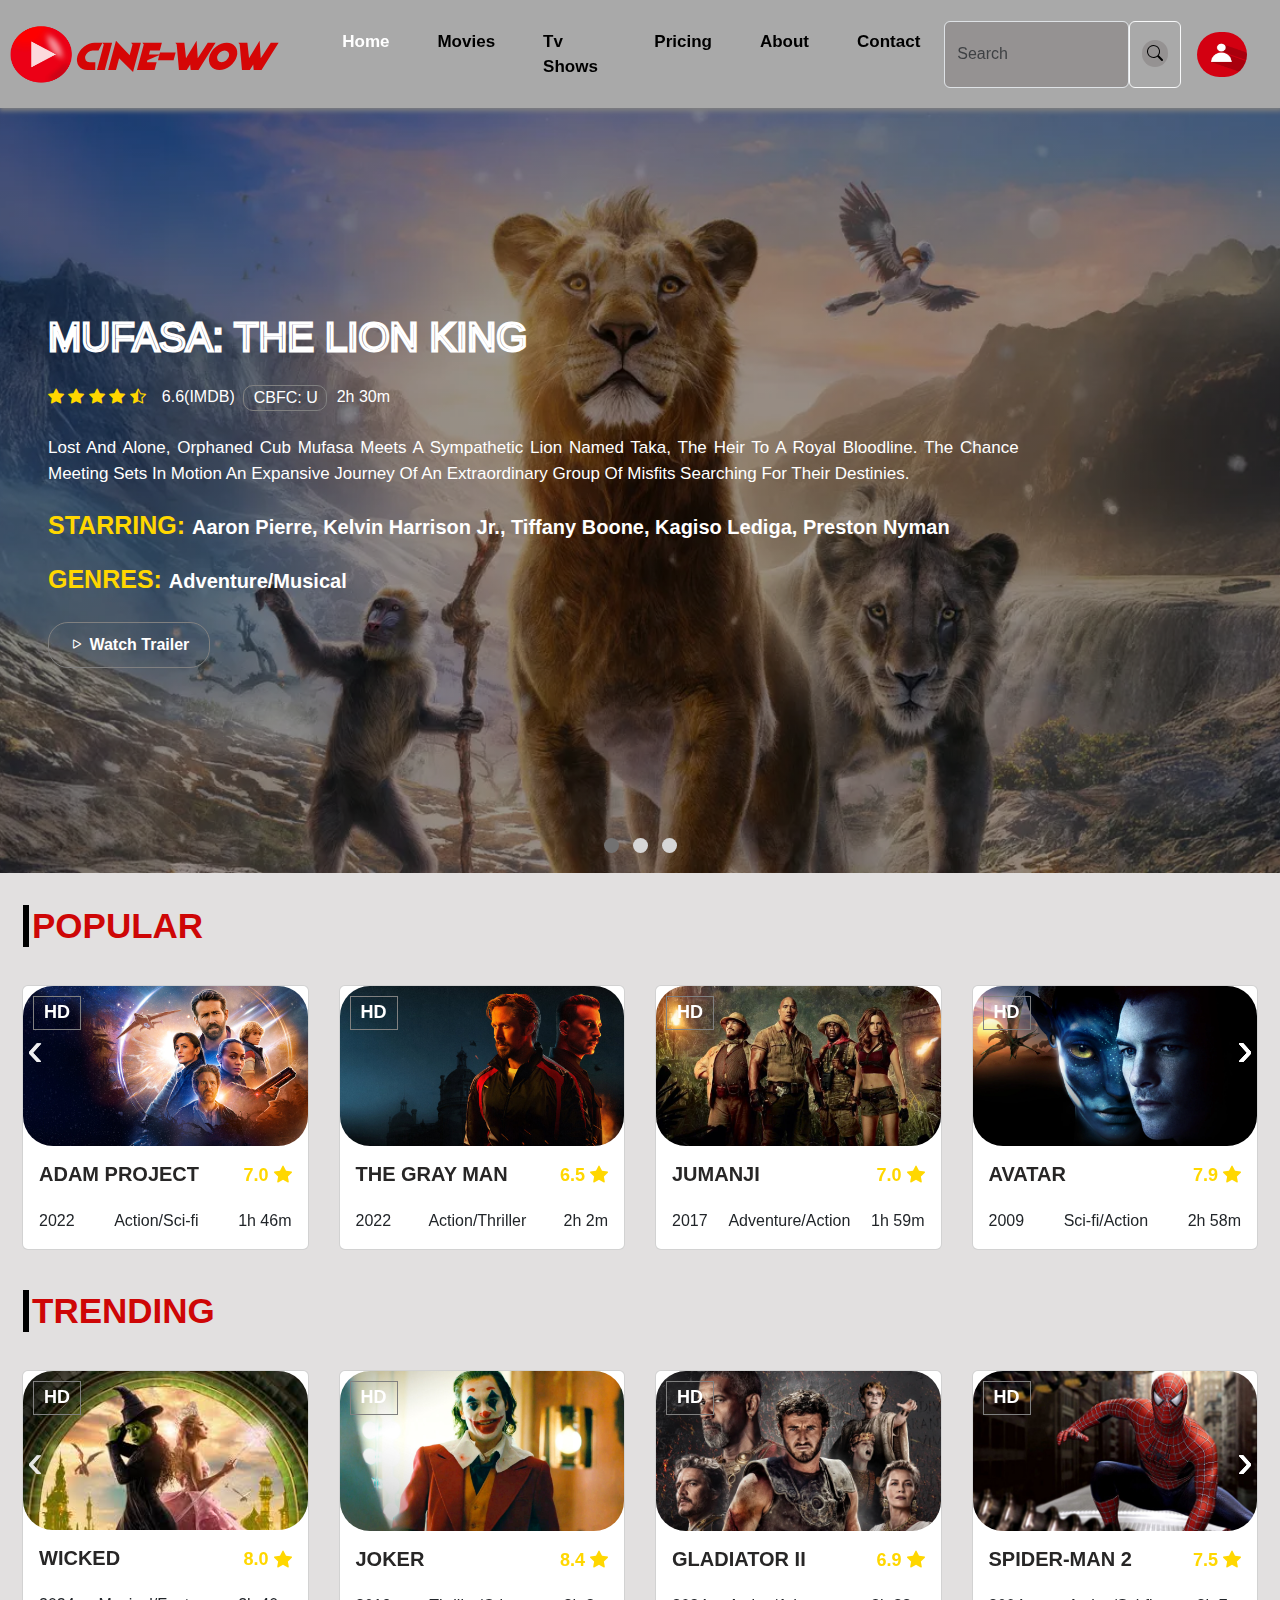
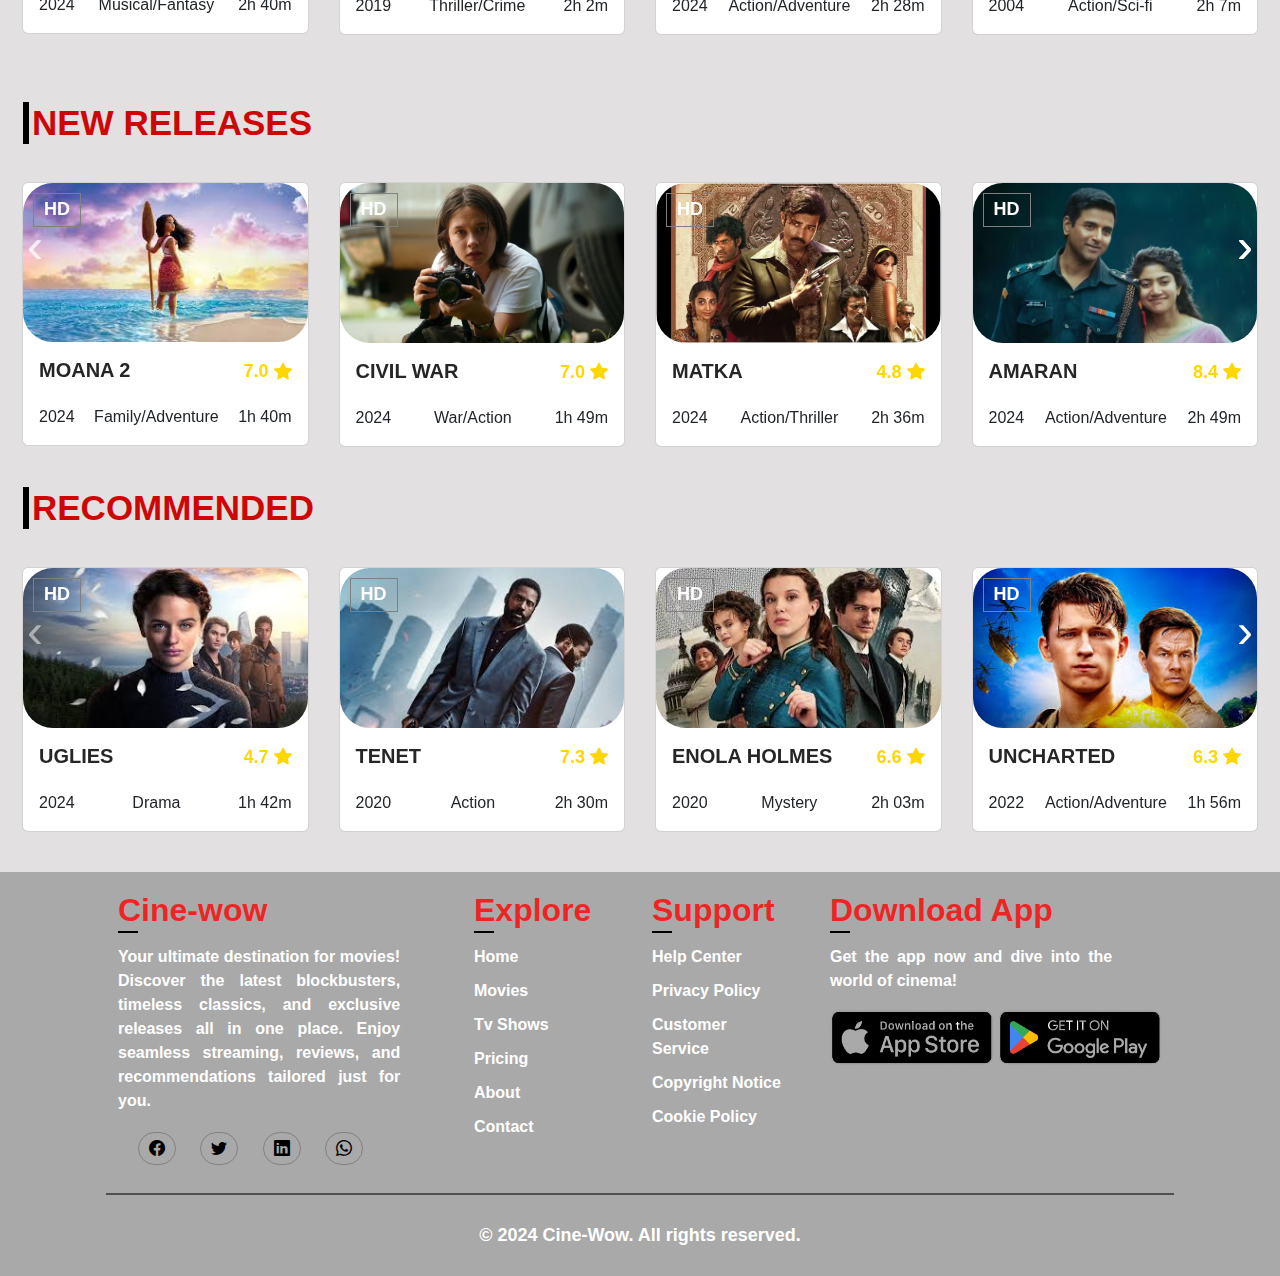
<file: index.html>
<!DOCTYPE html>
<html lang="en">
  <head>
    <meta charset="UTF-8" />
    <meta name="viewport" content="width=device-width, initial-scale=1.0" />
    <title>Document</title>
    <link rel="stylesheet" href="style.css" />
    <link
      rel="stylesheet"
      href="https://cdn.jsdelivr.net/npm/bootstrap-icons@1.11.3/font/bootstrap-icons.min.css"
    />
    <link
      rel="stylesheet"
      href="https://cdnjs.cloudflare.com/ajax/libs/animate.css/4.1.1/animate.min.css"
    />
    <link rel="stylesheet" href="css/bootstrap.min.css" />
    <script src="js/bootstrap.bundle.min.js"></script>
    <link rel="stylesheet" href="plugin/assets/owl.carousel.min.css" />
    <link rel="stylesheet" href="plugin/assets/owl.theme.default.css" />
  </head>
  <body>
    <header>
      <nav class="navbar navbar-expand-xl">
        <div class="container-fluid p-2">
          <img src="assets/icon.png" alt="error" />
          <a class="navbar-brand logo me-auto pe-5" href="#">Cine-Wow</a>

          <div
            class="sidebar offcanvas offcanvas-end"
            tabindex="-1"
            id="offcanvasNavbar"
            aria-labelledby="offcanvasNavbarLabel"
          >
            <div class="offcanvas-header">
              <h5 class="offcanvas-title" id="offcanvasNavbarLabel">
                <a class="navbar-brand logo me-auto" href="#">Cine-Wow</a>
              </h5>
              <button
                type="button"
                class="btn-close"
                data-bs-dismiss="offcanvas"
                aria-label="Close"
              ></button>
            </div>
            <div class="offcanvas-body">
              <ul class="navbar-nav justify-content-lg-start flex-grow-1 pe-3">
                <li class="nav-item px-3">
                  <a
                    class="nav-link active"
                    aria-current="page"
                    href="index.html"
                    >Home</a
                  >
                </li>
                <li class="nav-item px-3">
                  <a class="nav-link" href="movies.html">Movies</a>
                </li>
                <li class="nav-item px-3">
                  <a class="nav-link" href="tvshows.html">Tv Shows</a>
                </li>
                <li class="nav-item px-3">
                  <a class="nav-link" href="pricing.html">Pricing</a>
                </li>
                <li class="nav-item px-3">
                  <a class="nav-link" href="about.html">About</a>
                </li>
                <li class="nav-item px-3">
                  <a class="nav-link" href="contact.html">Contact</a>
                </li>
                <form class="d-flex" role="search">
                  <input
                    class="form-control"
                    type="search"
                    placeholder="Search"
                    aria-label="Search"
                  />
                  <button class="btn btn-outline-light" type="submit">
                    <i class="bi bi-search"></i>
                  </button>
                </form>
              </ul>
            </div>
          </div>
          <div class="me-4 option-3">
            <a href="login.html" class="nav-link"
              ><img src="assets/icon1.avif" alt="error"
            /></a>
          </div>
          <button
            class="navbar-toggler"
            type="button"
            data-bs-toggle="offcanvas"
            data-bs-target="#offcanvasNavbar"
            aria-controls="offcanvasNavbar"
            aria-label="Toggle navigation"
          >
            <span class="navbar-toggler-icon"></span>
          </button>
        </div>
      </nav>
    </header>

    <section class="container-fluid p-0">
      <div class="owl-carousel text-start">
        <div class="banner1">
          <div class="banner1-content">
            <div class="align-content-center col-lg-10 px-5">
              <h1 class="mb-4">Mufasa: The Lion King</h1>
              <div class="d-flex">
                <div class="stars pe-3">
                  <i class="bi bi-star-fill"></i>
                  <i class="bi bi-star-fill"></i>
                  <i class="bi bi-star-fill"></i>
                  <i class="bi bi-star-fill"></i>
                  <i class="bi bi-star-half"></i>
                </div>
                <span class="pe-2">6.6(IMDB)</span>
                <span class="c-rev pe-2">CBFC: U </span>
                <span class="pe-2">2h 30m </span>
              </div>
              <p class="mt-4">
                Lost and alone, orphaned cub Mufasa meets a sympathetic lion
                named Taka, the heir to a royal bloodline. The chance meeting
                sets in motion an expansive journey of an extraordinary group of
                misfits searching for their destinies.
              </p>
              <h3 class="mt-4">
                Starring:
                <span
                  >Aaron Pierre, Kelvin Harrison Jr., Tiffany Boone, Kagiso
                  Lediga, Preston Nyman</span
                >
              </h3>
              <h2 class="mt-4">Genres: <span>Adventure/Musical </span></h2>
              <a class="nav-link" href="trailer.html"
                ><button><i class="bi bi-play"></i> Watch Trailer</button></a
              >
            </div>
          </div>
        </div>
        <div class="banner2">
          <div class="banner1-content">
            <div class="align-content-center col-lg-10 px-5">
              <h1 class="mb-4">Pushpa 2: The Rule</h1>
              <div class="d-flex">
                <div class="stars pe-3">
                  <i class="bi bi-star-fill"></i>
                  <i class="bi bi-star-fill"></i>
                  <i class="bi bi-star-fill"></i>
                  <i class="bi bi-star-fill"></i>
                  <i class="bi bi-star-half"></i>
                </div>
                <span class="pe-2">6.8(IMDB)</span>
                <span class="c-rev pe-2">CBFC: U/A </span>
                <span class="pe-2"> 3h 15m </span>
              </div>
              <p class="mt-4">
                A smuggling kingpin faces off against a vengeful rival while
                manipulating politics, making big deals, and navigating tense
                confrontations. A public apology leads to a dramatic showdown,
                ending with challenge.
              </p>
              <h3 class="mt-4">
                Starring:
                <span>Allu Arjun, Rashmika Mandanna</span>
              </h3>
              <h2 class="mt-4">Genres: <span>Action/Thriller</span></h2>
              <a class="nav-link" href="trailer.html"
                ><button><i class="bi bi-play"></i> Watch Trailer</button></a
              >
            </div>
          </div>
        </div>
        <div class="banner3">
          <div class="banner1-content">
            <div class="align-content-center col-lg-10 px-5">
              <h1 class="mb-4">The Avengers</h1>
              <div class="d-flex">
                <div class="stars pe-3">
                  <i class="bi bi-star-fill"></i>
                  <i class="bi bi-star-fill"></i>
                  <i class="bi bi-star-fill"></i>
                  <i class="bi bi-star-fill"></i>
                  <i class="bi bi-star-half"></i>
                </div>
                <span class="pe-2">8(IMDB)</span>
                <span class="c-rev pe-2">CBFC: U/A </span>
                <span class="pe-2">2h 23m </span>
              </div>
              <p class="mt-4">
                In the film, Nick Fury and the spy agency S.H.I.E.L.D. recruit
                Tony Stark, Steve Rogers, Bruce Banner, Thor, Natasha Romanoff,
                and Clint Barton to form a team. A superhero team-up film
                starring Iron Man, Captain America, Thor, Hulk, Black Widow,...
              </p>
              <h3 class="mt-4">
                Starring:
                <span>Robert Downey Jr, Chris Evans, and Mark Ruffalo </span>
              </h3>
              <h2 class="mt-4">Genres: <span> Action/Adventure </span></h2>
              <a class="nav-link" href="trailer.html"
                ><button><i class="bi bi-play"></i> Watch Trailer</button></a
              >
            </div>
          </div>
        </div>
      </div>
    </section>

    <script src="https://code.jquery.com/jquery-3.7.1.min.js"></script>

    <script src="plugin/owl.carousel.min.js"></script>
    <script>
      $(".owl-carousel").owlCarousel({
        items: 1,

        nav: false,
        dots: true,
        loop: true,
        autoplay: true,
        autoplayTimeout: 4000,
        autoplayHoverPause: true,
        responsive: {
          0: {
            items: 1,
          },
          600: {
            items: 1,
          },
          1000: {
            items: 1,
          },
        },
      });
    </script>
    <section class="">
      <div class="container-fluid">
        <div class="popular-container">
          <h1>Popular</h1>
          <div class="hero">
            <div class="owl-carousel owl-theme">
              <div class="card">
                <img src="assets/p-1.jpg" class="w-100 h-100" alt="error" />
                <div class="img-overlay">
                  <h5>HD</h5>
                  <div class="icons-holder">
                    <div class="icons">
                      <i class="bi bi-heart-fill"></i>
                      <i class="bi bi-plus-circle"></i>
                      <i class="bi bi-share-fill"></i>
                    </div>
                  </div>
                </div>
                <div class="card-body">
                  <div class="card-title d-flex justify-content-between">
                    <h3>Adam Project</h3>
                    <p>7.0 <i class="bi bi-star-fill"></i></p>
                  </div>
                  <div class="card-subtitle d-flex justify-content-between">
                    <span>2022</span>
                    <span>Action/Sci-fi </span>
                    <span>1h 46m </span>
                  </div>
                </div>
              </div>

              <div class="card">
                <img src="assets/p-2.jpg" class="w-100 h-100" alt="error" />
                <div class="img-overlay">
                  <h5>HD</h5>
                  <div class="icons-holder">
                    <div class="icons">
                      <i class="bi bi-heart-fill"></i>
                      <i class="bi bi-plus-circle"></i>
                      <i class="bi bi-share-fill"></i>
                    </div>
                  </div>
                </div>
                <div class="card-body">
                  <div class="card-title d-flex justify-content-between">
                    <h3>The Gray Man</h3>
                    <p>6.5 <i class="bi bi-star-fill"></i></p>
                  </div>
                  <div class="card-subtitle d-flex justify-content-between">
                    <span>2022</span>
                    <span>Action/Thriller </span>
                    <span>2h 2m </span>
                  </div>
                </div>
              </div>

              <div class="card">
                <img src="assets/p-3.jpg" class="w-100 h-100" alt="error" />
                <div class="img-overlay">
                  <h5>HD</h5>
                  <div class="icons-holder">
                    <div class="icons">
                      <i class="bi bi-heart-fill"></i>
                      <i class="bi bi-plus-circle"></i>
                      <i class="bi bi-share-fill"></i>
                    </div>
                  </div>
                </div>
                <div class="card-body">
                  <div class="card-title d-flex justify-content-between">
                    <h3>Jumanji</h3>
                    <p>7.0 <i class="bi bi-star-fill"></i></p>
                  </div>
                  <div class="card-subtitle d-flex justify-content-between">
                    <span>2017</span>
                    <span>Adventure/Action </span>
                    <span>1h 59m </span>
                  </div>
                </div>
              </div>

              <div class="card">
                <img src="assets/p-4.jpg" class="w-100 h-100" alt="error" />
                <div class="img-overlay">
                  <h5>HD</h5>
                  <div class="icons-holder">
                    <div class="icons">
                      <i class="bi bi-heart-fill"></i>
                      <i class="bi bi-plus-circle"></i>
                      <i class="bi bi-share-fill"></i>
                    </div>
                  </div>
                </div>
                <div class="card-body">
                  <div class="card-title d-flex justify-content-between">
                    <h3>Avatar</h3>
                    <p>7.9 <i class="bi bi-star-fill"></i></p>
                  </div>
                  <div class="card-subtitle d-flex justify-content-between">
                    <span>2009</span>
                    <span>Sci-fi/Action </span>
                    <span>2h 58m </span>
                  </div>
                </div>
              </div>

              <div class="card">
                <img src="assets/p-5.jpg" class="w-100 h-100" alt="error" />
                <div class="img-overlay">
                  <h5>HD</h5>
                  <div class="icons-holder">
                    <div class="icons">
                      <i class="bi bi-heart-fill"></i>
                      <i class="bi bi-plus-circle"></i>
                      <i class="bi bi-share-fill"></i>
                    </div>
                  </div>
                </div>
                <div class="card-body">
                  <div class="card-title d-flex justify-content-between">
                    <h3>Devara: Part 1</h3>
                    <p>6.1 <i class="bi bi-star-fill"></i></p>
                  </div>
                  <div class="card-subtitle d-flex justify-content-between">
                    <span>2024</span>
                    <span>Action/Thriller </span>
                    <span>2h 58m </span>
                  </div>
                </div>
              </div>

              <div class="card">
                <img src="assets/p-6.webp" class="w-100 h-100" alt="error" />
                <div class="img-overlay">
                  <h5>HD</h5>
                  <div class="icons-holder">
                    <div class="icons">
                      <i class="bi bi-heart-fill"></i>
                      <i class="bi bi-plus-circle"></i>
                      <i class="bi bi-share-fill"></i>
                    </div>
                  </div>
                </div>
                <div class="card-body">
                  <div class="card-title d-flex justify-content-between">
                    <h3>Lucky Bhaskar</h3>
                    <p>8.1 <i class="bi bi-star-fill"></i></p>
                  </div>
                  <div class="card-subtitle d-flex justify-content-between">
                    <span>2024</span>
                    <span>Crime/Drama/Thriller</span>
                    <span>2h 31m </span>
                  </div>
                </div>
              </div>

              <div class="card">
                <img src="assets/p-7.jpeg" class="w-100 h-100" alt="error" />
                <div class="img-overlay">
                  <h5>HD</h5>
                  <div class="icons-holder">
                    <div class="icons">
                      <i class="bi bi-heart-fill"></i>
                      <i class="bi bi-plus-circle"></i>
                      <i class="bi bi-share-fill"></i>
                    </div>
                  </div>
                </div>
                <div class="card-body">
                  <div class="card-title d-flex justify-content-between">
                    <h3>RRR</h3>
                    <p>7.8 <i class="bi bi-star-fill"></i></p>
                  </div>
                  <div class="card-subtitle d-flex justify-content-between">
                    <span>2022</span>
                    <span>Action/Adventure </span>
                    <span>3h 2m </span>
                  </div>
                </div>
              </div>

              <div class="card">
                <img src="assets/p-8.webp" class="w-100 h-100" alt="error" />
                <div class="img-overlay">
                  <h5>HD</h5>
                  <div class="icons-holder">
                    <div class="icons">
                      <i class="bi bi-heart-fill"></i>
                      <i class="bi bi-plus-circle"></i>
                      <i class="bi bi-share-fill"></i>
                    </div>
                  </div>
                </div>
                <div class="card-body">
                  <div class="card-title d-flex justify-content-between">
                    <h3>Dangal</h3>
                    <p>8.3 <i class="bi bi-star-fill"></i></p>
                  </div>
                  <div class="card-subtitle d-flex justify-content-between">
                    <span>2016</span>
                    <span>Sport/Action</span>
                    <span>2h 41m </span>
                  </div>
                </div>
              </div>
            </div>
          </div>
        </div>
      </div>

      <script src="https://code.jquery.com/jquery-3.7.1.min.js"></script>

      <script src="plugin/owl.carousel.min.js"></script>
      <script>
        $(".owl-theme").owlCarousel({
          items: 1,
          margin: 10,
          nav: true,
          dots: false,
          loop: false,

          responsive: {
            0: {
              items: 1,
            },
            576: {
              items: 2,
            },
            992: {
              items: 3,
            },
            1200: {
              items: 4,
            },
          },
        });
      </script>
      <div class="container-fluid">
        <div class="popular-container">
          <h1>Trending</h1>
          <div class="hero">
            <div class="owl-carousel owl-theme">
              <div class="card">
                <img src="assets/t-1.jpeg" class="w-100 h-100" alt="error" />
                <div class="img-overlay">
                  <h5>HD</h5>
                  <div class="icons-holder">
                    <div class="icons">
                      <i class="bi bi-heart-fill"></i>
                      <i class="bi bi-plus-circle"></i>
                      <i class="bi bi-share-fill"></i>
                    </div>
                  </div>
                </div>
                <div class="card-body">
                  <div class="card-title d-flex justify-content-between">
                    <h3>Wicked</h3>
                    <p>8.0 <i class="bi bi-star-fill"></i></p>
                  </div>
                  <div class="card-subtitle d-flex justify-content-between">
                    <span>2024</span>
                    <span>Musical/Fantasy </span>
                    <span>2h 40m </span>
                  </div>
                </div>
              </div>

              <div class="card">
                <img src="assets/t-2.jpg" class="w-100 h-100" alt="error" />
                <div class="img-overlay">
                  <h5>HD</h5>
                  <div class="icons-holder">
                    <div class="icons">
                      <i class="bi bi-heart-fill"></i>
                      <i class="bi bi-plus-circle"></i>
                      <i class="bi bi-share-fill"></i>
                    </div>
                  </div>
                </div>
                <div class="card-body">
                  <div class="card-title d-flex justify-content-between">
                    <h3>Joker</h3>
                    <p>8.4 <i class="bi bi-star-fill"></i></p>
                  </div>
                  <div class="card-subtitle d-flex justify-content-between">
                    <span>2019</span>
                    <span>Thriller/Crime </span>
                    <span>2h 2m</span>
                  </div>
                </div>
              </div>

              <div class="card">
                <img src="assets/t-3.webp" class="w-100 h-100" alt="error" />
                <div class="img-overlay">
                  <h5>HD</h5>
                  <div class="icons-holder">
                    <div class="icons">
                      <i class="bi bi-heart-fill"></i>
                      <i class="bi bi-plus-circle"></i>
                      <i class="bi bi-share-fill"></i>
                    </div>
                  </div>
                </div>
                <div class="card-body">
                  <div class="card-title d-flex justify-content-between">
                    <h3>Gladiator II</h3>
                    <p>6.9 <i class="bi bi-star-fill"></i></p>
                  </div>
                  <div class="card-subtitle d-flex justify-content-between">
                    <span>2024</span>
                    <span>Action/Adventure </span>
                    <span>2h 28m </span>
                  </div>
                </div>
              </div>

              <div class="card">
                <img src="assets/t-4.jpg" class="w-100 h-100" alt="error" />
                <div class="img-overlay">
                  <h5>HD</h5>
                  <div class="icons-holder">
                    <div class="icons">
                      <i class="bi bi-heart-fill"></i>
                      <i class="bi bi-plus-circle"></i>
                      <i class="bi bi-share-fill"></i>
                    </div>
                  </div>
                </div>
                <div class="card-body">
                  <div class="card-title d-flex justify-content-between">
                    <h3>Spider-Man 2</h3>
                    <p>7.5 <i class="bi bi-star-fill"></i></p>
                  </div>
                  <div class="card-subtitle d-flex justify-content-between">
                    <span>2004</span>
                    <span> Action/Sci-fi </span>
                    <span>2h 7m </span>
                  </div>
                </div>
              </div>

              <div class="card">
                <img src="assets/t-5.jpeg" class="w-100 h-100" alt="error" />
                <div class="img-overlay">
                  <h5>HD</h5>
                  <div class="icons-holder">
                    <div class="icons">
                      <i class="bi bi-heart-fill"></i>
                      <i class="bi bi-plus-circle"></i>
                      <i class="bi bi-share-fill"></i>
                    </div>
                  </div>
                </div>
                <div class="card-body">
                  <div class="card-title d-flex justify-content-between">
                    <h3>Vettaiyan</h3>
                    <p>7.1 <i class="bi bi-star-fill"></i></p>
                  </div>
                  <div class="card-subtitle d-flex justify-content-between">
                    <span>2024</span>
                    <span>Action/crime drama</span>
                    <span>2h 43m </span>
                  </div>
                </div>
              </div>

              <div class="card">
                <img src="assets/t-6.jpg" class="w-100 h-100" alt="error" />
                <div class="img-overlay">
                  <h5>HD</h5>
                  <div class="icons-holder">
                    <div class="icons">
                      <i class="bi bi-heart-fill"></i>
                      <i class="bi bi-plus-circle"></i>
                      <i class="bi bi-share-fill"></i>
                    </div>
                  </div>
                </div>
                <div class="card-body">
                  <div class="card-title d-flex justify-content-between">
                    <h3>Hanu-Man</h3>
                    <p>7.8 <i class="bi bi-star-fill"></i></p>
                  </div>
                  <div class="card-subtitle d-flex justify-content-between">
                    <span>2024</span>
                    <span>Action/Adventure </span>
                    <span> 2h 38m </span>
                  </div>
                </div>
              </div>

              <div class="card">
                <img src="assets/t-7.webp" class="w-100 h-100" alt="error" />
                <div class="img-overlay">
                  <h5>HD</h5>
                  <div class="icons-holder">
                    <div class="icons">
                      <i class="bi bi-heart-fill"></i>
                      <i class="bi bi-plus-circle"></i>
                      <i class="bi bi-share-fill"></i>
                    </div>
                  </div>
                </div>
                <div class="card-body">
                  <div class="card-title d-flex justify-content-between">
                    <h3>Jigra</h3>
                    <p>6.4 <i class="bi bi-star-fill"></i></p>
                  </div>
                  <div class="card-subtitle d-flex justify-content-between">
                    <span>2024</span>
                    <span>Action/Thriller </span>
                    <span>2h 33m </span>
                  </div>
                </div>
              </div>

              <div class="card">
                <img src="assets/t-8.avif" class="w-100 h-100" alt="error" />
                <div class="img-overlay">
                  <h5>HD</h5>
                  <div class="icons-holder">
                    <div class="icons">
                      <i class="bi bi-heart-fill"></i>
                      <i class="bi bi-plus-circle"></i>
                      <i class="bi bi-share-fill"></i>
                    </div>
                  </div>
                </div>
                <div class="card-body">
                  <div class="card-title d-flex justify-content-between">
                    <h3>Bhool Bhulaiyaa 3</h3>
                    <p>5.1 <i class="bi bi-star-fill"></i></p>
                  </div>
                  <div class="card-subtitle d-flex justify-content-between">
                    <span>2024</span>
                    <span>Horror/Comedy </span>
                    <span>2h 38m </span>
                  </div>
                </div>
              </div>
            </div>
          </div>
        </div>
      </div>

      <script src="https://code.jquery.com/jquery-3.7.1.min.js"></script>

      <script src="plugin/owl.carousel.min.js"></script>
      <script>
        $(".owl-theme").owlCarousel({
          items: 1,
          margin: 10,
          nav: true,
          dots: false,
          loop: false,

          responsive: {
            0: {
              items: 1,
            },
            576: {
              items: 2,
            },
            992: {
              items: 3,
            },
            1200: {
              items: 4,
            },
          },
        });
      </script>
      <div class="container-fluid">
        <div class="popular-container">
          <h1>New Releases</h1>
          <div class="hero">
            <div class="owl-carousel owl-theme">
              <div class="card">
                <img src="assets/n-1.jpeg" class="w-100 h-100" alt="error" />
                <div class="img-overlay">
                  <h5>HD</h5>
                  <div class="icons-holder">
                    <div class="icons">
                      <i class="bi bi-heart-fill"></i>
                      <i class="bi bi-plus-circle"></i>
                      <i class="bi bi-share-fill"></i>
                    </div>
                  </div>
                </div>
                <div class="card-body">
                  <div class="card-title d-flex justify-content-between">
                    <h3>Moana 2</h3>
                    <p>7.0 <i class="bi bi-star-fill"></i></p>
                  </div>
                  <div class="card-subtitle d-flex justify-content-between">
                    <span>2024</span>
                    <span>Family/Adventure </span>
                    <span>1h 40m </span>
                  </div>
                </div>
              </div>

              <div class="card">
                <img src="assets/n-2.jpg" class="w-100 h-100" alt="error" />
                <div class="img-overlay">
                  <h5>HD</h5>
                  <div class="icons-holder">
                    <div class="icons">
                      <i class="bi bi-heart-fill"></i>
                      <i class="bi bi-plus-circle"></i>
                      <i class="bi bi-share-fill"></i>
                    </div>
                  </div>
                </div>
                <div class="card-body">
                  <div class="card-title d-flex justify-content-between">
                    <h3>Civil war</h3>
                    <p>7.0 <i class="bi bi-star-fill"></i></p>
                  </div>
                  <div class="card-subtitle d-flex justify-content-between">
                    <span>2024</span>
                    <span>War/Action </span>
                    <span>1h 49m </span>
                  </div>
                </div>
              </div>

              <div class="card">
                <img src="assets/n-3.avif" class="w-100 h-100" alt="error" />
                <div class="img-overlay">
                  <h5>HD</h5>
                  <div class="icons-holder">
                    <div class="icons">
                      <i class="bi bi-heart-fill"></i>
                      <i class="bi bi-plus-circle"></i>
                      <i class="bi bi-share-fill"></i>
                    </div>
                  </div>
                </div>
                <div class="card-body">
                  <div class="card-title d-flex justify-content-between">
                    <h3>Matka</h3>
                    <p>4.8 <i class="bi bi-star-fill"></i></p>
                  </div>
                  <div class="card-subtitle d-flex justify-content-between">
                    <span>2024</span>
                    <span>Action/Thriller </span>
                    <span>2h 36m </span>
                  </div>
                </div>
              </div>

              <div class="card">
                <img src="assets/n-4.avif" class="w-100 h-100" alt="error" />
                <div class="img-overlay">
                  <h5>HD</h5>
                  <div class="icons-holder">
                    <div class="icons">
                      <i class="bi bi-heart-fill"></i>
                      <i class="bi bi-plus-circle"></i>
                      <i class="bi bi-share-fill"></i>
                    </div>
                  </div>
                </div>
                <div class="card-body">
                  <div class="card-title d-flex justify-content-between">
                    <h3>Amaran</h3>
                    <p>8.4 <i class="bi bi-star-fill"></i></p>
                  </div>
                  <div class="card-subtitle d-flex justify-content-between">
                    <span>2024</span>
                    <span>Action/Adventure </span>
                    <span>2h 49m </span>
                  </div>
                </div>
              </div>

              <div class="card">
                <img src="assets/n-5.webp" class="w-100 h-100" alt="error" />
                <div class="img-overlay">
                  <h5>HD</h5>
                  <div class="icons-holder">
                    <div class="icons">
                      <i class="bi bi-heart-fill"></i>
                      <i class="bi bi-plus-circle"></i>
                      <i class="bi bi-share-fill"></i>
                    </div>
                  </div>
                </div>
                <div class="card-body">
                  <div class="card-title d-flex justify-content-between">
                    <h3>Stree 2</h3>
                    <p>7.0 <i class="bi bi-star-fill"></i></p>
                  </div>
                  <div class="card-subtitle d-flex justify-content-between">
                    <span>2024</span>
                    <span>Horror/Comedy </span>
                    <span>2h 29m </span>
                  </div>
                </div>
              </div>

              <div class="card">
                <img src="assets/n-6.webp" class="w-100 h-100" alt="error" />
                <div class="img-overlay">
                  <h5>HD</h5>
                  <div class="icons-holder">
                    <div class="icons">
                      <i class="bi bi-heart-fill"></i>
                      <i class="bi bi-plus-circle"></i>
                      <i class="bi bi-share-fill"></i>
                    </div>
                  </div>
                </div>
                <div class="card-body">
                  <div class="card-title d-flex justify-content-between">
                    <h3>Pushpa: The Rise</h3>
                    <p>7.6 <i class="bi bi-star-fill"></i></p>
                  </div>
                  <div class="card-subtitle d-flex justify-content-between">
                    <span>2024</span>
                    <span>Action/Thriller </span>
                    <span>2h 59m </span>
                  </div>
                </div>
              </div>

              <div class="card">
                <img src="assets/n-7.jpeg" class="w-100 h-100" alt="error" />
                <div class="img-overlay">
                  <h5>HD</h5>
                  <div class="icons-holder">
                    <div class="icons">
                      <i class="bi bi-heart-fill"></i>
                      <i class="bi bi-plus-circle"></i>
                      <i class="bi bi-share-fill"></i>
                    </div>
                  </div>
                </div>
                <div class="card-body">
                  <div class="card-title d-flex justify-content-between">
                    <h3>Red One</h3>
                    <p>6.7 <i class="bi bi-star-fill"></i></p>
                  </div>
                  <div class="card-subtitle d-flex justify-content-between">
                    <span>2024</span>
                    <span>Action/Comedy </span>
                    <span>2h 03m </span>
                  </div>
                </div>
              </div>

              <div class="card">
                <img src="assets/n-8.jpeg" class="w-100 h-100" alt="error" />
                <div class="img-overlay">
                  <h5>HD</h5>
                  <div class="icons-holder">
                    <div class="icons">
                      <i class="bi bi-heart-fill"></i>
                      <i class="bi bi-plus-circle"></i>
                      <i class="bi bi-share-fill"></i>
                    </div>
                  </div>
                </div>
                <div class="card-body">
                  <div class="card-title d-flex justify-content-between">
                    <h3>Bad Newz</h3>
                    <p>4.7 <i class="bi bi-star-fill"></i></p>
                  </div>
                  <div class="card-subtitle d-flex justify-content-between">
                    <span>2024</span>
                    <span>Comedy </span>
                    <span>2h 20m </span>
                  </div>
                </div>
              </div>
            </div>
          </div>
        </div>
      </div>

      <script src="https://code.jquery.com/jquery-3.7.1.min.js"></script>

      <script src="plugin/owl.carousel.min.js"></script>
      <script>
        $(".owl-theme").owlCarousel({
          items: 1,
          margin: 10,
          nav: true,
          dots: false,
          loop: false,

          responsive: {
            0: {
              items: 1,
            },
            576: {
              items: 2,
            },
            992: {
              items: 3,
            },
            1200: {
              items: 4,
            },
          },
        });
      </script>
      <div class="container-fluid">
        <div class="popular-container">
          <h1>Recommended</h1>
          <div class="hero">
            <div class="owl-carousel owl-theme">
              <div class="card">
                <img src="assets/r-2.jpeg" class="w-100 h-100" alt="error" />
                <div class="img-overlay">
                  <h5>HD</h5>
                  <div class="icons-holder">
                    <div class="icons">
                      <i class="bi bi-heart-fill"></i>
                      <i class="bi bi-plus-circle"></i>
                      <i class="bi bi-share-fill"></i>
                    </div>
                  </div>
                </div>
                <div class="card-body">
                  <div class="card-title d-flex justify-content-between">
                    <h3>Uglies</h3>
                    <p>4.7 <i class="bi bi-star-fill"></i></p>
                  </div>
                  <div class="card-subtitle d-flex justify-content-between">
                    <span>2024</span>
                    <span>Drama </span>
                    <span>1h 42m </span>
                  </div>
                </div>
              </div>

              <div class="card">
                <img src="assets/r-1.jpeg" class="w-100 h-100" alt="error" />
                <div class="img-overlay">
                  <h5>HD</h5>
                  <div class="icons-holder">
                    <div class="icons">
                      <i class="bi bi-heart-fill"></i>
                      <i class="bi bi-plus-circle"></i>
                      <i class="bi bi-share-fill"></i>
                    </div>
                  </div>
                </div>
                <div class="card-body">
                  <div class="card-title d-flex justify-content-between">
                    <h3>Tenet</h3>
                    <p>7.3 <i class="bi bi-star-fill"></i></p>
                  </div>
                  <div class="card-subtitle d-flex justify-content-between">
                    <span>2020</span>
                    <span>Action </span>
                    <span>2h 30m </span>
                  </div>
                </div>
              </div>

              <div class="card">
                <img src="assets/r-3.jpeg" class="w-100 h-100" alt="error" />
                <div class="img-overlay">
                  <h5>HD</h5>
                  <div class="icons-holder">
                    <div class="icons">
                      <i class="bi bi-heart-fill"></i>
                      <i class="bi bi-plus-circle"></i>
                      <i class="bi bi-share-fill"></i>
                    </div>
                  </div>
                </div>
                <div class="card-body">
                  <div class="card-title d-flex justify-content-between">
                    <h3>Enola Holmes</h3>
                    <p>6.6 <i class="bi bi-star-fill"></i></p>
                  </div>
                  <div class="card-subtitle d-flex justify-content-between">
                    <span>2020</span>
                    <span>Mystery </span>
                    <span>2h 03m </span>
                  </div>
                </div>
              </div>

              <div class="card">
                <img src="assets/r-4.jpeg" class="w-100 h-100" alt="error" />
                <div class="img-overlay">
                  <h5>HD</h5>
                  <div class="icons-holder">
                    <div class="icons">
                      <i class="bi bi-heart-fill"></i>
                      <i class="bi bi-plus-circle"></i>
                      <i class="bi bi-share-fill"></i>
                    </div>
                  </div>
                </div>
                <div class="card-body">
                  <div class="card-title d-flex justify-content-between">
                    <h3>Uncharted</h3>
                    <p>6.3 <i class="bi bi-star-fill"></i></p>
                  </div>
                  <div class="card-subtitle d-flex justify-content-between">
                    <span>2022</span>
                    <span>Action/Adventure </span>
                    <span>1h 56m </span>
                  </div>
                </div>
              </div>

              <div class="card">
                <img src="assets/r-5.jpeg" class="w-100 h-100" alt="error" />
                <div class="img-overlay">
                  <h5>HD</h5>
                  <div class="icons-holder">
                    <div class="icons">
                      <i class="bi bi-heart-fill"></i>
                      <i class="bi bi-plus-circle"></i>
                      <i class="bi bi-share-fill"></i>
                    </div>
                  </div>
                </div>
                <div class="card-body">
                  <div class="card-title d-flex justify-content-between">
                    <h3>Sita Ramam</h3>
                    <p>8.5 <i class="bi bi-star-fill"></i></p>
                  </div>
                  <div class="card-subtitle d-flex justify-content-between">
                    <span>2022</span>
                    <span>Romance/War </span>
                    <span>2h 43m </span>
                  </div>
                </div>
              </div>

              <div class="card">
                <img src="assets/r-6.jpeg" class="w-100 h-100" alt="error" />
                <div class="img-overlay">
                  <h5>HD</h5>
                  <div class="icons-holder">
                    <div class="icons">
                      <i class="bi bi-heart-fill"></i>
                      <i class="bi bi-plus-circle"></i>
                      <i class="bi bi-share-fill"></i>
                    </div>
                  </div>
                </div>
                <div class="card-body">
                  <div class="card-title d-flex justify-content-between">
                    <h3>Aladdin</h3>
                    <p>6.9 <i class="bi bi-star-fill"></i></p>
                  </div>
                  <div class="card-subtitle d-flex justify-content-between">
                    <span>2019</span>
                    <span>Family/Musical </span>
                    <span>2h 08m </span>
                  </div>
                </div>
              </div>
            </div>
          </div>
        </div>
      </div>

      <script src="https://code.jquery.com/jquery-3.7.1.min.js"></script>

      <script src="plugin/owl.carousel.min.js"></script>
      <script>
        $(".owl-theme").owlCarousel({
          items: 1,
          margin: 10,
          nav: true,
          dots: false,
          loop: false,

          responsive: {
            0: {
              items: 1,
            },
            576: {
              items: 2,
            },
            992: {
              items: 3,
            },
            1200: {
              items: 4,
            },
          },
        });
      </script>

      <footer>
        <div class="container px-5 pt-3">
          <div class="row footer1">
            <div class="col-lg-4 col-md-6 mb-3">
              <h2 class="pb-2">Cine-wow</h2>
              <p>
                Your ultimate destination for movies! Discover the latest
                blockbusters, timeless classics, and exclusive releases all in
                one place. Enjoy seamless streaming, reviews, and
                recommendations tailored just for you.
              </p>

              <div class="connect-icons mt-4">
                <i class="bi bi-facebook"></i>
                <i class="bi bi-twitter"></i>
                <i class="bi bi-linkedin"></i>
                <i class="bi bi-whatsapp"></i>
              </div>
            </div>
            <div class="col-lg-2 col-md-6 link">
              <h2 class="pb-2">Explore</h2>

              <ul>
                <li><a href="index.html" class="nav-link">Home</a></li>
                <li><a href="movies.html" class="nav-link">Movies</a></li>
                <li><a href="tvshows.html" class="nav-link">Tv Shows</a></li>
                <li><a href="pricing.html" class="nav-link">Pricing</a></li>

                <li><a href="about.html" class="nav-link">About</a></li>
                <li><a href="contact.html" class="nav-link">Contact</a></li>
              </ul>
            </div>

            <div class="col-lg-2 col-md-6 work">
              <h2 class="pb-2">Support</h2>
              <ul>
                <li>Help Center</li>
                <li>Privacy Policy</li>
                <li>Customer Service</li>
                <li>Copyright Notice</li>
                <li>Cookie Policy</li>
              </ul>
            </div>

            <div class="col-lg-4 col-md-6">
              <h2 class="pb-2">Download App</h2>
              <p>Get the app now and dive into the world of cinema!</p>
              <img src="assets/app1.png" class="w-100" alt="error" />
            </div>
            <div class="one pb-3"></div>
          </div>
        </div>
      </footer>
      <footer class="text-center">
        <div class="container px-4">
          <div class="row footer2 pt-3">
            <div class="col-lg-12 mb-2">
              <p>&copy; 2024 Cine-Wow. All rights reserved.</p>
            </div>
          </div>
        </div>
      </footer>
    </section>
  </body>
</html>
</file>
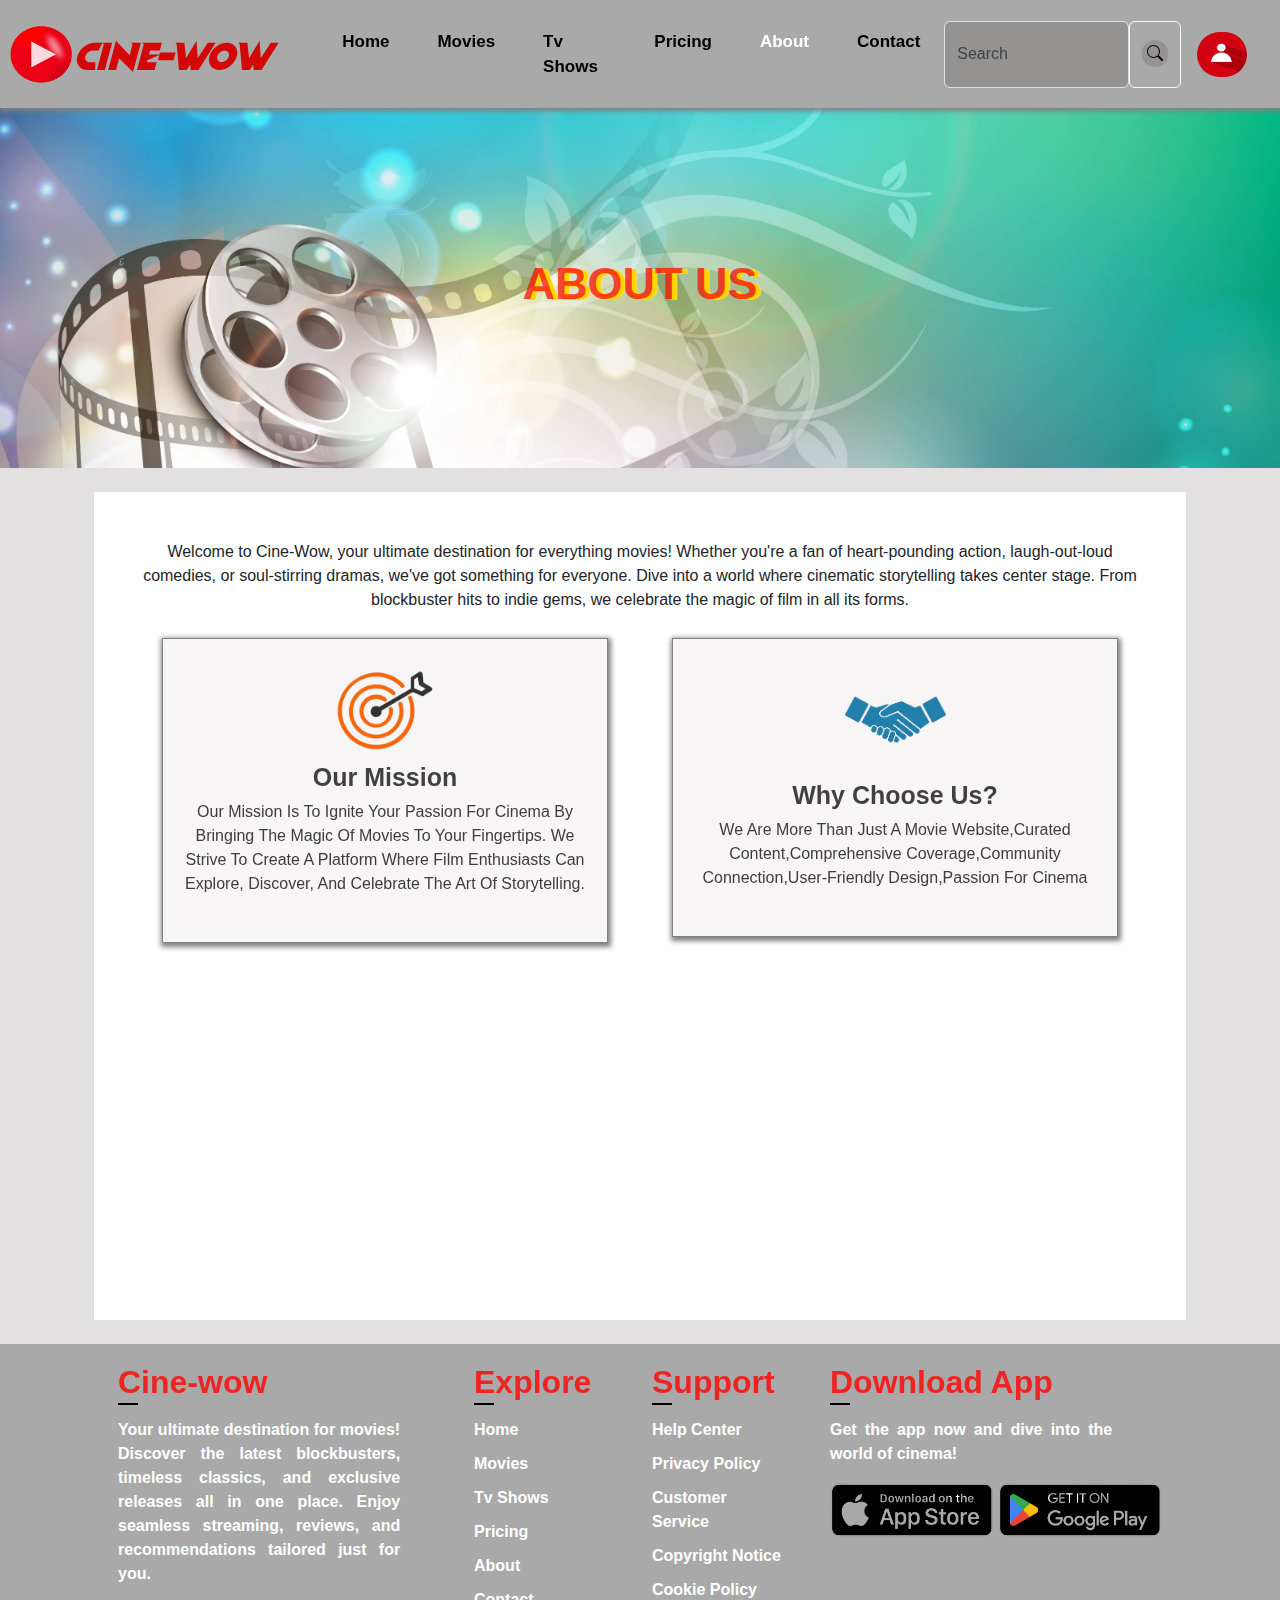
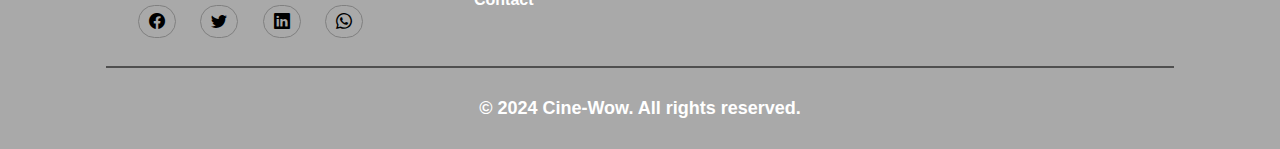
<file: about.html>
<!DOCTYPE html>
<html lang="en">
  <head>
    <meta charset="UTF-8" />
    <meta name="viewport" content="width=device-width, initial-scale=1.0" />
    <title>Document</title>
    <link rel="stylesheet" href="style.css" />
    <link
      rel="stylesheet"
      href="https://cdn.jsdelivr.net/npm/bootstrap-icons@1.11.3/font/bootstrap-icons.min.css"
    />
    <link
      rel="stylesheet"
      href="https://cdnjs.cloudflare.com/ajax/libs/animate.css/4.1.1/animate.min.css"
    />
    <link href="https://unpkg.com/aos@2.3.1/dist/aos.css" rel="stylesheet" />
    <link rel="stylesheet" href="css/bootstrap.min.css" />
    <script src="js/bootstrap.bundle.min.js"></script>
    <link rel="stylesheet" href="plugin/assets/owl.carousel.min.css" />
    <link rel="stylesheet" href="plugin/assets/owl.theme.default.css" />
  </head>
  <body>
    <header>
      <nav class="navbar navbar-expand-xl">
        <div class="container-fluid p-2">
          <img src="assets/icon.png" alt="error" />
          <a class="navbar-brand logo me-auto pe-5" href="#">Cine-Wow</a>

          <div
            class="sidebar offcanvas offcanvas-end"
            tabindex="-1"
            id="offcanvasNavbar"
            aria-labelledby="offcanvasNavbarLabel"
          >
            <div class="offcanvas-header">
              <h5 class="offcanvas-title" id="offcanvasNavbarLabel">
                <a class="navbar-brand logo me-auto" href="#">Cine-Wow</a>
              </h5>
              <button
                type="button"
                class="btn-close"
                data-bs-dismiss="offcanvas"
                aria-label="Close"
              ></button>
            </div>
            <div class="offcanvas-body">
              <ul class="navbar-nav justify-content-lg-start flex-grow-1 pe-3">
                <li class="nav-item px-3">
                  <a class="nav-link " aria-current="page" href="index.html"
                    >Home</a
                  >
                </li>
                <li class="nav-item px-3">
                  <a class="nav-link" href="movies.html">Movies</a>
                </li>
                <li class="nav-item px-3">
                  <a class="nav-link" href="tvshows.html">Tv Shows</a>
                </li>
                <li class="nav-item px-3">
                  <a class="nav-link" href="pricing.html">Pricing</a>
                </li>
                <li class="nav-item px-3">
                  <a class=" nav-link active" href="about.html">About</a>
                </li>
                <li class="nav-item px-3">
                  <a class="nav-link" href="contact.html">Contact</a>
                </li>
                <form class="d-flex" role="search">
                  <input
                    class="form-control"
                    type="search"
                    placeholder="Search"
                    aria-label="Search"
                  />
                  <button class="btn btn-outline-light" type="submit">
                    <i class="bi bi-search"></i>
                  </button>
                </form>
              </ul>
            </div>
          </div>
          <div class="me-4 option-3">
            <a href="login.html" class="nav-link"><img src="assets/icon1.avif" alt="error"></a>
            
          </div>
          <button
            class="navbar-toggler"
            type="button"
            data-bs-toggle="offcanvas"
            data-bs-target="#offcanvasNavbar"
            aria-controls="offcanvasNavbar"
            aria-label="Toggle navigation"
          >
            <span class="navbar-toggler-icon"></span>
          </button>
        </div>
      </nav>
    </header>
    <section class="container-fluid p-0">
      <div class="bg d-flex justify-content-center">
        <h1 class="align-content-center">About Us</h1>
      </div>
    </section>
    <section class="">
      <div class="container p-4">
        <div class="about-container p-5 text-center">
          <p>
            Welcome to Cine-Wow, your ultimate destination for everything
            movies! Whether you're a fan of heart-pounding action,
            laugh-out-loud comedies, or soul-stirring dramas, we've got
            something for everyone. Dive into a world where cinematic
            storytelling takes center stage. From blockbuster hits to indie
            gems, we celebrate the magic of film in all its forms.
          </p>
          <div class="row">
            <div class="col-md-12 col-lg-6 " data-aos="fade-up"
            data-aos-duration="3000">
              <div class="mission-container">
                <img src="assets/mission.png" class="w-25 h-25" alt="error" />
                <h3>Our Mission</h3>
                <p>
                  our mission is to ignite your passion for cinema by bringing
                  the magic of movies to your fingertips. We strive to create a
                  platform where film enthusiasts can explore, discover, and
                  celebrate the art of storytelling.
                </p>
              </div>
            </div>

            <div class="col-md-12 col-lg-6" data-aos="fade-down"
            data-aos-duration="3000">
              <div class="why-container">
                <img src="assets/why.png" class="w-25 h-25" alt="error" />
                <h3>Why Choose Us?</h3>
                <p>
                  we are more than just a movie website,Curated
                  Content,Comprehensive Coverage,Community
                  Connection,User-Friendly Design,Passion for Cinema
                </p>
              </div>
            </div>
            <div class="col-md-12 col-lg-6" data-aos="fade-up"
            data-aos-duration="3000">
              <div class="customer-container">
                <img src="assets/customer.png" class="w-25 h-25" alt="error" />
                <h3>Customer Support</h3>
                <p>
                  we’re here to ensure you have the best experience
                  possible,Quick Assistance,Questions & Queries,Feedback &
                  Suggestions,Personalized Help.
                </p>
              </div>
            </div>
            <div class="col-md-12 col-lg-6" data-aos="fade-down"
            data-aos-duration="3000">
              <div class="cinema-container">
                <img src="assets/cinema.png" class="w-25 h-25" alt="error" />
                <h3>Cinematic Experience</h3>
                <p>
                  Our platform is designed to transport you beyond the screen,
                  offering a deeper connection to the movies you love.
                </p>
              </div>
            </div>
          </div>
        </div>
      </div>
      <footer>
        <div class="container px-5 pt-3">
          <div class="row footer1">
            <div class="col-lg-4 col-md-6 mb-3">
              <h2 class="pb-2">Cine-wow</h2>
              <p>
                Your ultimate destination for movies! Discover the latest
                blockbusters, timeless classics, and exclusive releases all in
                one place. Enjoy seamless streaming, reviews, and
                recommendations tailored just for you.
              </p>

              <div class="connect-icons mt-4">
                <i class="bi bi-facebook"></i>
                <i class="bi bi-twitter"></i>
                <i class="bi bi-linkedin"></i>
                <i class="bi bi-whatsapp"></i>
              </div>
            </div>
            <div class="col-lg-2 col-md-6 link">
              <h2 class="pb-2">Explore</h2>

              <ul>
                <li><a href="index.html" class="nav-link">Home</a></li>
                <li><a href="movies.html" class="nav-link">Movies</a></li>
                <li><a href="tvshows.html" class="nav-link">Tv Shows</a></li>
                <li><a href="pricing.html" class="nav-link">Pricing</a></li>

                <li><a href="about.html" class="nav-link">About</a></li>
                <li><a href="contact.html" class="nav-link">Contact</a></li>
              </ul>
            </div>

            <div class="col-lg-2 col-md-6 work">
              <h2 class="pb-2">Support</h2>
              <ul>
                <li>Help Center</li>
                <li>Privacy Policy</li>
                <li>Customer Service</li>
                <li>Copyright Notice</li>
                <li>Cookie Policy</li>
              </ul>
            </div>

            <div class="col-lg-4 col-md-6">
              <h2 class="pb-2">Download App</h2>
              <p>Get the app now and dive into the world of cinema!</p>
              <img src="assets/app1.png" class="w-100" alt="error" />
            </div>
            <div class="one pb-3"></div>
          </div>
        </div>
      </footer>
      <footer class="text-center">
        <div class="container px-4">
          <div class="row footer2 pt-3">
            <div class="col-lg-12 mb-2 ">
              <p>&copy; 2024 Cine-Wow. All rights reserved.</p>
            </div>
          </div>
        </div>
      </footer>
    </section>
    <script src="https://code.jquery.com/jquery-3.7.1.min.js"></script>
    <script src="https://unpkg.com/aos@2.3.1/dist/aos.js"></script>
    <script>
      AOS.init();
    </script>
  </body>
</html>
</file>
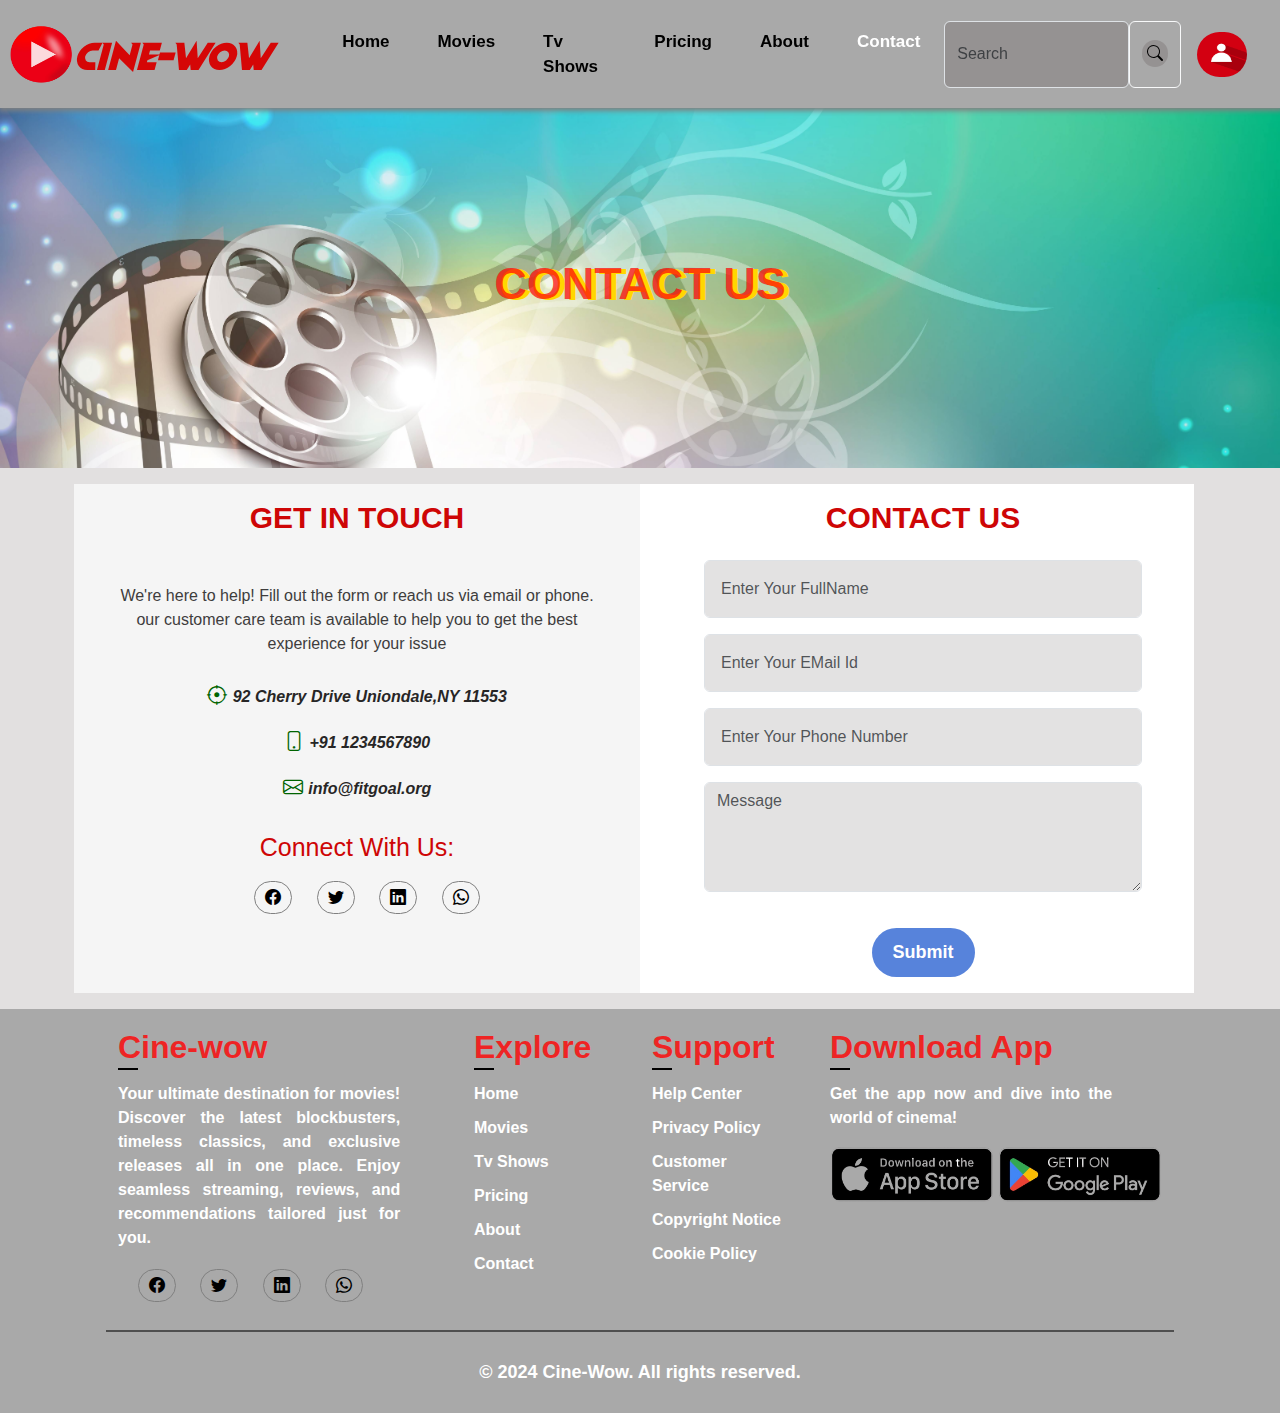
<file: contact.html>
<!DOCTYPE html>
<html lang="en">
  <head>
    <meta charset="UTF-8" />
    <meta name="viewport" content="width=device-width, initial-scale=1.0" />
    <title>Document</title>
    <link rel="stylesheet" href="style.css" />
    <link
      rel="stylesheet"
      href="https://cdn.jsdelivr.net/npm/bootstrap-icons@1.11.3/font/bootstrap-icons.min.css"
    />
    <link
      rel="stylesheet"
      href="https://cdnjs.cloudflare.com/ajax/libs/animate.css/4.1.1/animate.min.css"
    />
    
    <link href="https://unpkg.com/aos@2.3.1/dist/aos.css" rel="stylesheet" />
    <link rel="stylesheet" href="css/bootstrap.min.css" />
    <script src="js/bootstrap.bundle.min.js"></script>
    <link rel="stylesheet" href="plugin/assets/owl.carousel.min.css" />
    <link rel="stylesheet" href="plugin/assets/owl.theme.default.css" />
  </head>
  <body>
    <header>
      <nav class="navbar navbar-expand-xl">
        <div class="container-fluid p-2">
          <img src="assets/icon.png" alt="error" />
          <a class="navbar-brand logo me-auto pe-5" href="#">Cine-Wow</a>

          <div
            class=" sidebar sidebar offcanvas offcanvas-end"
            tabindex="-1"
            id="offcanvasNavbar"
            aria-labelledby="offcanvasNavbarLabel"
          >
            <div class="offcanvas-header">
              <h5 class="offcanvas-title" id="offcanvasNavbarLabel">
                <a class="navbar-brand logo me-auto" href="#">Cine-Wow</a>
              </h5>
              <button
                type="button"
                class="btn-close"
                data-bs-dismiss="offcanvas"
                aria-label="Close"
              ></button>
            </div>
            <div class="offcanvas-body">
              <ul class="navbar-nav justify-content-lg-start flex-grow-1 pe-3">
                <li class="nav-item px-3">
                  <a class="nav-link" aria-current="page" href="index.html"
                    >Home</a
                  >
                </li>
                <li class="nav-item px-3">
                  <a class="nav-link" href="movies.html">Movies</a>
                </li>
                <li class="nav-item px-3">
                  <a class="nav-link" href="tvshows.html">Tv Shows</a>
                </li>
                <li class="nav-item px-3">
                  <a class="nav-link" href="pricing.html">Pricing</a>
                </li>
                <li class="nav-item px-3">
                  <a class="nav-link" href="about.html">About</a>
                </li>
                <li class="nav-item px-3">
                  <a class="nav-link active" href="contact.html">Contact</a>
                </li>
                <form class="d-flex" role="search">
                  <input
                    class="form-control"
                    type="search"
                    placeholder="Search"
                    aria-label="Search"
                  />
                  <button class="btn btn-outline-light" type="submit">
                    <i class="bi bi-search"></i>
                  </button>
                </form>
              </ul>
            </div>
          </div>
          <div class="me-4 option-3">
            <a href="login.html" class="nav-link"><img src="assets/icon1.avif" alt="error"></a>
            
          </div>
          <button
            class="navbar-toggler"
            type="button"
            data-bs-toggle="offcanvas"
            data-bs-target="#offcanvasNavbar"
            aria-controls="offcanvasNavbar"
            aria-label="Toggle navigation"
          >
            <span class="navbar-toggler-icon"></span>
          </button>
        </div>
      </nav>
    </header>
    <section class="container-fluid p-0">
      <div class="bg d-flex justify-content-center">
        <h1 class="align-content-center">Contact Us</h1>
      </div>
    </section>
    <section class="">
      <div class="container p-3">
        <div class="contact-container text-center">
          <div class="row" >
            <div class="col-md-12 col-lg-6 location" >
              <h2 class="p-3">get in touch</h2>
              <div class="location-content p-4">
                <p class="mb-4">
                  We're here to help! Fill out the form or reach us via email or
                  phone. our customer care team is available to help you to get
                  the best experience for your issue
                </p>
                <div class="location-widget mb-3">
                  <i class="bi bi-crosshair">
                    <span>92 Cherry Drive Uniondale,NY 11553</span></i
                  >
                </div>

                <div class="location-widget mb-3">
                  <i class="bi bi-phone"> <span>+91 1234567890</span></i>
                </div>
                <div class="location-widget mb-3">
                  <i class="bi bi-envelope"> <span> info@fitgoal.org</span></i>
                </div>
                <div class="connect">
                  <h3>Connect With Us:</h3>
                  <div class="connect-icons mt-4">
                    <i class="bi bi-facebook"></i>
                    <i class="bi bi-twitter"></i>
                    <i class="bi bi-linkedin"></i>
                    <i class="bi bi-whatsapp"></i>
                  </div>
                </div>
              </div>
            </div>
            <div class="col-md-12 col-lg-6 contact-form p-3" >
              <h2 class="mb-4">Contact Us</h2>
              <form id="myForm"  class="px-5" name="contact" onsubmit="return validate()">
                <input
                  type="text"
                  class="form-control mb-2 p-3"
                  name="username"
                  id="name"
                  placeholder="Enter Your FullName"
                />
                <p id="nameError"></p>
                <input
                  type="text"
                  class="form-control mb-2 p-3"
                  name="email"
                  id="email"
                  placeholder="Enter Your EMail Id"
                />
                <p id="emailError"></p>

                <input
                  type="text"
                  class="form-control mb-2 p-3"
                  name="mobile"
                  id="number"
                  placeholder="Enter Your Phone Number"
                />
                <p id="mobileError"></p>
                <textarea
                  name="message"
                  class="form-control mb-2"
                  id="message"
                  rows="4"
                  placeholder="Message"
                ></textarea>
                <p id="messageError"></p>
                <button onclick="validate()">Submit</button>
              </form>
              
            </div>
            <script src="validation.js"></script>
          </div>
        </div>
      </div>
     
      <footer>
        <div class="container px-5 pt-3">
          <div class="row footer1">
            <div class="col-lg-4 col-md-6 mb-3">
              <h2 class="pb-2">Cine-wow</h2>
              <p>
                Your ultimate destination for movies! Discover the latest
                blockbusters, timeless classics, and exclusive releases all in
                one place. Enjoy seamless streaming, reviews, and
                recommendations tailored just for you.
              </p>

              <div class="connect-icons mt-4">
                <i class="bi bi-facebook"></i>
                <i class="bi bi-twitter"></i>
                <i class="bi bi-linkedin"></i>
                <i class="bi bi-whatsapp"></i>
              </div>
            </div>
            <div class="col-lg-2 col-md-6 link">
              <h2 class="pb-2">Explore</h2>

              <ul>
                <li><a href="index.html" class="nav-link">Home</a></li>
                <li><a href="movies.html" class="nav-link">Movies</a></li>
                <li><a href="tvshows.html" class="nav-link">Tv Shows</a></li>
                <li><a href="pricing.html" class="nav-link">Pricing</a></li>

                <li><a href="about.html" class="nav-link">About</a></li>
                <li><a href="contact.html" class="nav-link">Contact</a></li>
              </ul>
            </div>

            <div class="col-lg-2 col-md-6 work">
              <h2 class="pb-2">Support</h2>
              <ul>
                <li>Help Center</li>
                <li>Privacy Policy</li>
                <li>Customer Service</li>
                <li>Copyright Notice</li>
                <li>Cookie Policy</li>
              </ul>
            </div>

            <div class="col-lg-4 col-md-6">
              <h2 class="pb-2">Download App</h2>
              <p>Get the app now and dive into the world of cinema!</p>
              <img src="assets/app1.png" class="w-100" alt="error" />
            </div>
            <div class="one pb-3"></div>
          </div>
        </div>
      </footer>
      <footer class="text-center">
        <div class="container px-4">
          <div class="row footer2 pt-3">
            <div class="col-lg-12 mb-2">
              <p>&copy; 2024 Cine-Wow. All rights reserved.</p>
            </div>
          </div>
        </div>
      </footer>
    </section>
    <script src="https://code.jquery.com/jquery-3.7.1.min.js"></script>
    <script src="https://unpkg.com/aos@2.3.1/dist/aos.js"></script>
    <script>
      AOS.init();
    </script>
  </body>
</html>
</file>
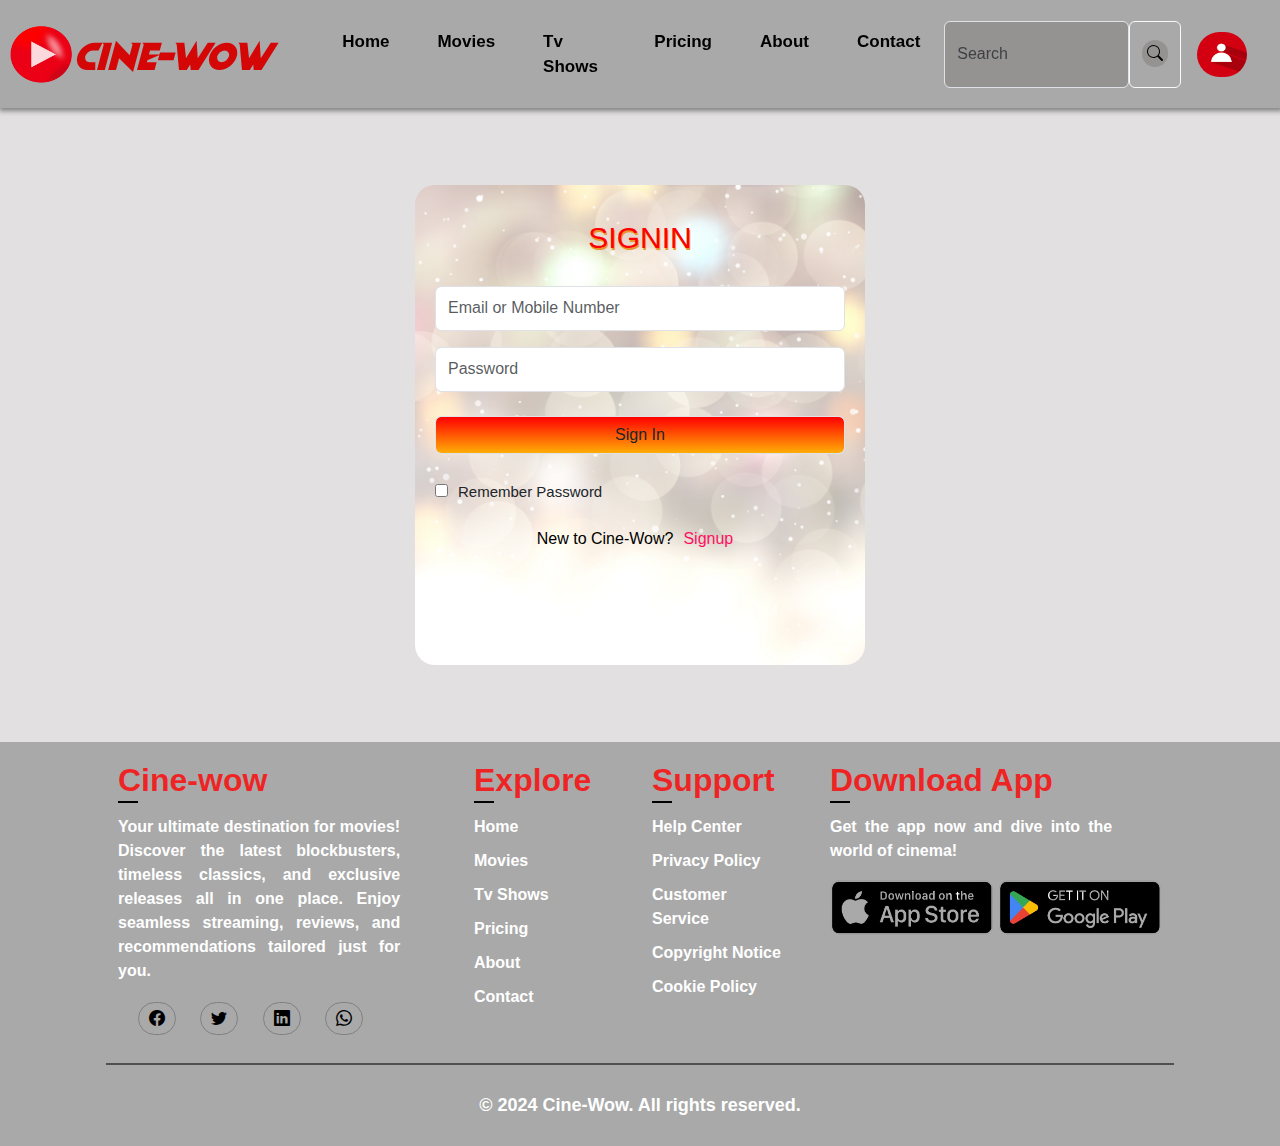
<file: login.html>
<!DOCTYPE html>
<html lang="en">
  <head>
    <meta charset="UTF-8" />
    <meta name="viewport" content="width=device-width, initial-scale=1.0" />
    <title>Document</title>
    <link rel="stylesheet" href="style.css" />
    <link
      rel="stylesheet"
      href="https://cdn.jsdelivr.net/npm/bootstrap-icons@1.11.3/font/bootstrap-icons.min.css"
    />
    <link
      rel="stylesheet"
      href="https://cdnjs.cloudflare.com/ajax/libs/animate.css/4.1.1/animate.min.css"
    />
    <link rel="stylesheet" href="css/bootstrap.min.css" />
    <script src="js/bootstrap.bundle.min.js"></script>
    <link rel="stylesheet" href="plugin/assets/owl.carousel.min.css" />
    <link rel="stylesheet" href="plugin/assets/owl.theme.default.css" />
  </head>
  <body>
    <header>
      <nav class="navbar navbar-expand-xl">
        <div class="container-fluid p-2">
          <img src="assets/icon.png" alt="error" />
          <a class="navbar-brand logo me-auto pe-5" href="#">Cine-Wow</a>

          <div
            class="sidebar offcanvas offcanvas-end"
            tabindex="-1"
            id="offcanvasNavbar"
            aria-labelledby="offcanvasNavbarLabel"
          >
            <div class="offcanvas-header">
              <h5 class="offcanvas-title" id="offcanvasNavbarLabel">
                <a class="navbar-brand logo me-auto" href="#">Cine-Wow</a>
              </h5>
              <button
                type="button"
                class="btn-close"
                data-bs-dismiss="offcanvas"
                aria-label="Close"
              ></button>
            </div>
            <div class="offcanvas-body">
              <ul class="navbar-nav justify-content-lg-start flex-grow-1 pe-3">
                <li class="nav-item px-3">
                  <a
                    class="nav-link "
                    aria-current="page"
                    href="index.html"
                    >Home</a
                  >
                </li>
                <li class="nav-item px-3">
                  <a class="nav-link" href="movies.html">Movies</a>
                </li>
                <li class="nav-item px-3">
                  <a class="nav-link" href="tvshows.html">Tv Shows</a>
                </li>
                <li class="nav-item px-3">
                  <a class="nav-link" href="pricing.html">Pricing</a>
                </li>
                <li class="nav-item px-3">
                  <a class="nav-link" href="about.html">About</a>
                </li>
                <li class="nav-item px-3">
                  <a class="nav-link" href="contact.html">Contact</a>
                </li>
                <form class="d-flex" role="search">
                  <input
                    class="form-control"
                    type="search"
                    placeholder="Search"
                    aria-label="Search"
                  />
                  <button class="btn btn-outline-light" type="submit">
                    <i class="bi bi-search"></i>
                  </button>
                </form>
              </ul>
            </div>
          </div>
          <div class="me-4 option-3">
            <a href="login.html" class="nav-link"
              ><img src="assets/icon1.avif" alt="error"
            /></a>
          </div>
          <button
            class="navbar-toggler"
            type="button"
            data-bs-toggle="offcanvas"
            data-bs-target="#offcanvasNavbar"
            aria-controls="offcanvasNavbar"
            aria-label="Toggle navigation"
          >
            <span class="navbar-toggler-icon"></span>
          </button>
        </div>
      </nav>
    </header>

    <section class="hero d-flex justify-content-center">
      <div class="form-container">
        <div class="button-box">
          <h1>SignIn</h1>
        </div>
        <form action="login">
          <input
            type="text"
            class="input1 form-control mb-3"
            placeholder="Email or Mobile Number "
           
          />
          <input
            type="text"
            class="input2 mb-4 form-control"
            placeholder="Password"
          
          />

          <button type="submit" class="form-control submit-btn">Sign In</button>
        </form>
        <input type="checkbox" class="checkbox" /><span class="password"
          >Remember Password</span
        >
        <p class=" justify-content-center d-flex">
          New to Cine-Wow?
          <a href="signup.html" class="nav-link">Signup</a>
        </p>
      </div>
    </section>
    <footer>
      <div class="container px-5 pt-3">
        <div class="row footer1">
          <div class="col-lg-4 col-md-6 mb-3">
            <h2 class="pb-2">Cine-wow</h2>
            <p>
              Your ultimate destination for movies! Discover the latest
              blockbusters, timeless classics, and exclusive releases all in
              one place. Enjoy seamless streaming, reviews, and
              recommendations tailored just for you.
            </p>

            <div class="connect-icons mt-4">
              <i class="bi bi-facebook"></i>
              <i class="bi bi-twitter"></i>
              <i class="bi bi-linkedin"></i>
              <i class="bi bi-whatsapp"></i>
            </div>
          </div>
          <div class="col-lg-2 col-md-6 link">
            <h2 class="pb-2">Explore</h2>

            <ul>
              <li><a href="index.html" class="nav-link">Home</a></li>
              <li><a href="movies.html" class="nav-link">Movies</a></li>
              <li><a href="tvshows.html" class="nav-link">Tv Shows</a></li>
              <li><a href="pricing.html" class="nav-link">Pricing</a></li>

              <li><a href="about.html" class="nav-link">About</a></li>
              <li><a href="contact.html" class="nav-link">Contact</a></li>
            </ul>
          </div>

          <div class="col-lg-2 col-md-6 work">
            <h2 class="pb-2">Support</h2>
            <ul>
              <li>Help Center</li>
              <li>Privacy Policy</li>
              <li>Customer Service</li>
              <li>Copyright Notice</li>
              <li>Cookie Policy</li>
            </ul>
          </div>

          <div class="col-lg-4 col-md-6">
            <h2 class="pb-2">Download App</h2>
            <p>Get the app now and dive into the world of cinema!</p>
            <img src="assets/app1.png" class="w-100" alt="error" />
          </div>
          <div class="one pb-3"></div>
        </div>
      </div>
    </footer>
    <footer class="text-center">
      <div class="container px-4">
        <div class="row footer2 pt-3">
          <div class="col-lg-12 mb-2">
            <p>&copy; 2024 Cine-Wow. All rights reserved.</p>
          </div>
        </div>
      </div>
    </footer>
  </body>
</html>
</file>
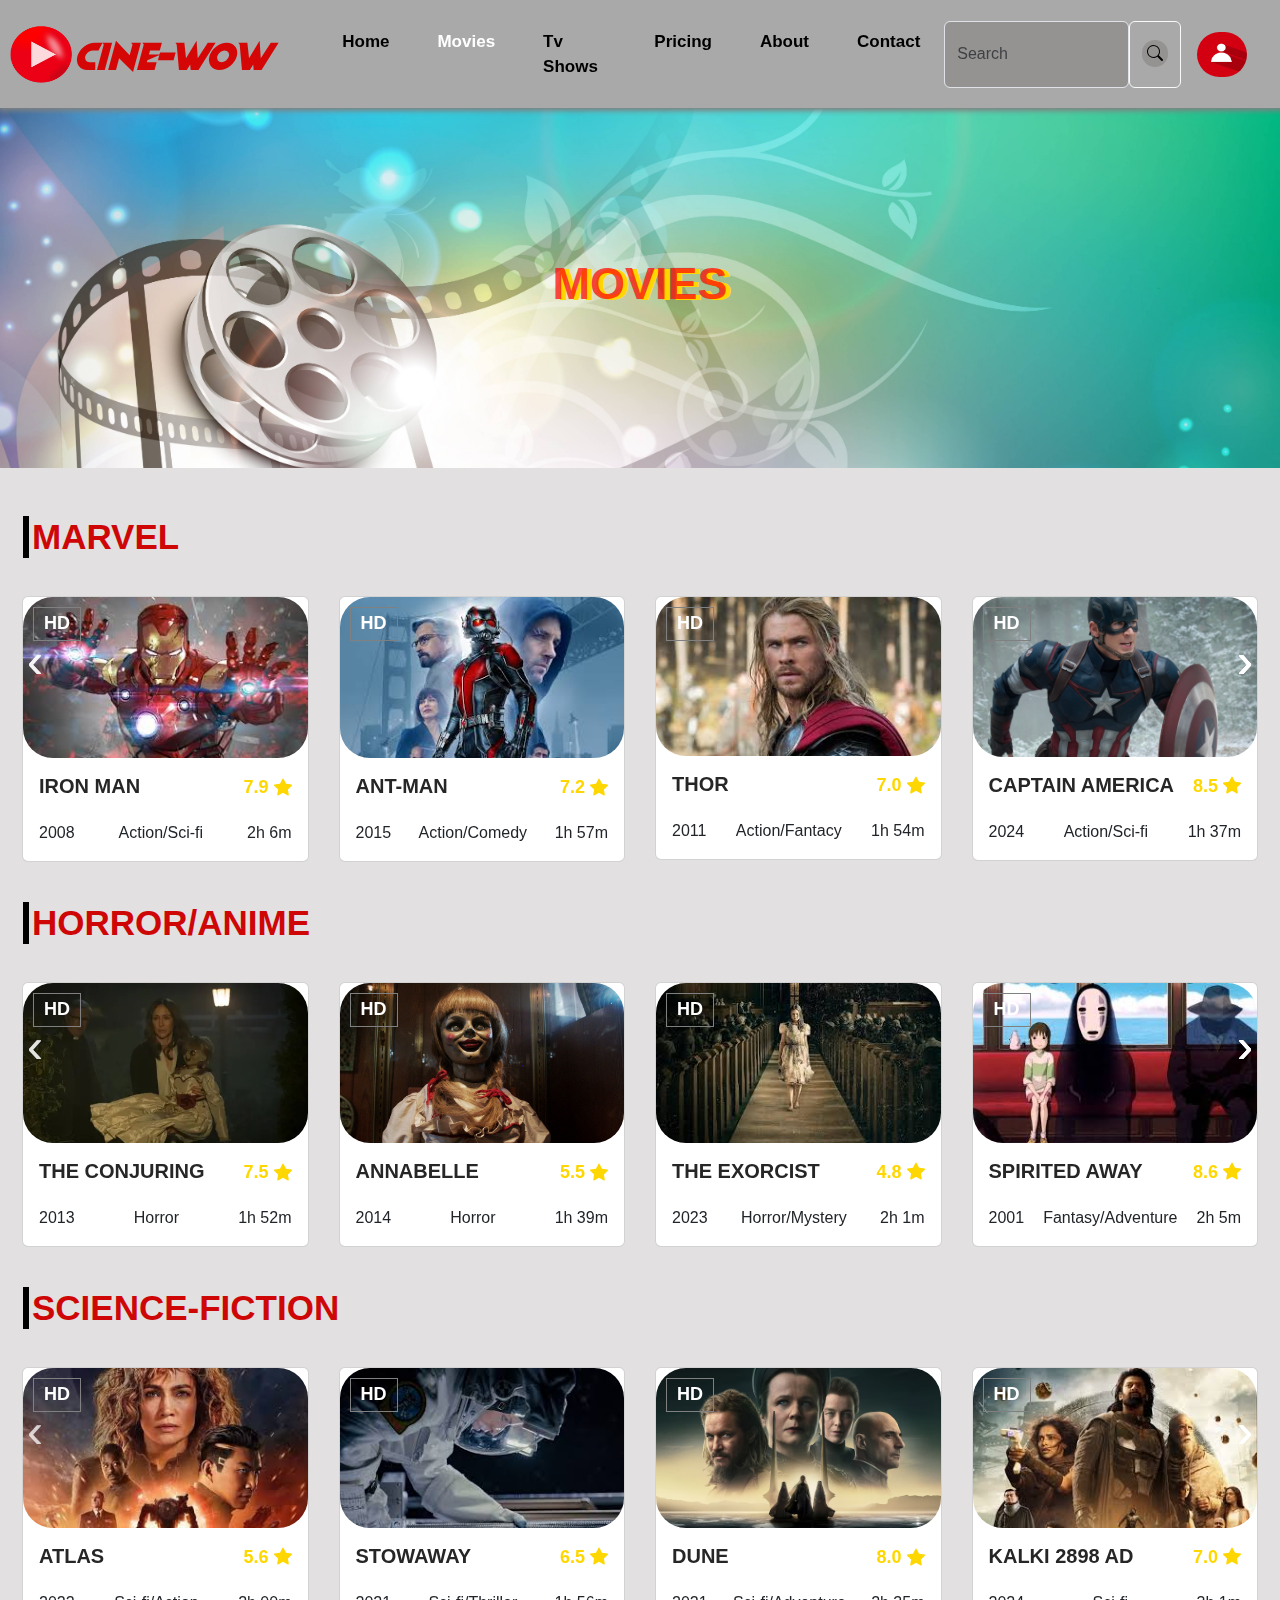
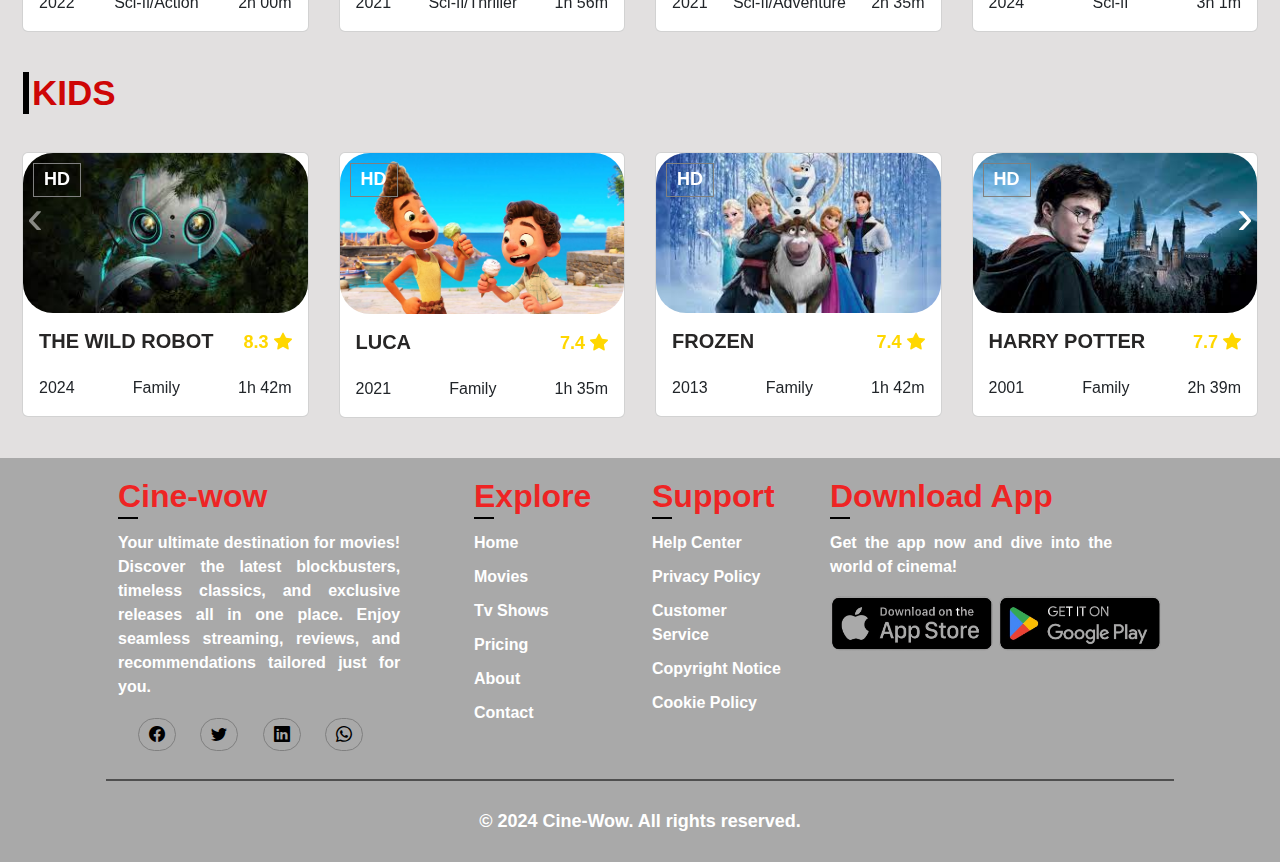
<file: movies.html>
<!DOCTYPE html>
<html lang="en">
  <head>
    <meta charset="UTF-8" />
    <meta name="viewport" content="width=device-width, initial-scale=1.0" />
    <title>Document</title>
    <link rel="stylesheet" href="style.css" />
    <link
      rel="stylesheet"
      href="https://cdn.jsdelivr.net/npm/bootstrap-icons@1.11.3/font/bootstrap-icons.min.css"
    />
    <link
      rel="stylesheet"
      href="https://cdnjs.cloudflare.com/ajax/libs/animate.css/4.1.1/animate.min.css"
    />
    <link rel="stylesheet" href="css/bootstrap.min.css" />
    <script src="js/bootstrap.bundle.min.js"></script>
    <link rel="stylesheet" href="plugin/assets/owl.carousel.min.css" />
    <link rel="stylesheet" href="plugin/assets/owl.theme.default.css" />
  </head>
  <body>
    <header>
      <nav class="navbar navbar-expand-xl">
        <div class="container-fluid p-2">
          <img src="assets/icon.png" alt="error" />
          <a class="navbar-brand logo me-auto pe-5" href="#">Cine-Wow</a>

          <div
            class="sidebar offcanvas offcanvas-end"
            tabindex="-1"
            id="offcanvasNavbar"
            aria-labelledby="offcanvasNavbarLabel"
          >
            <div class="offcanvas-header">
              <h5 class="offcanvas-title" id="offcanvasNavbarLabel">
                <a class="navbar-brand logo me-auto" href="#">Cine-Wow</a>
              </h5>
              <button
                type="button"
                class="btn-close"
                data-bs-dismiss="offcanvas"
                aria-label="Close"
              ></button>
            </div>
            <div class="offcanvas-body">
              <ul class="navbar-nav justify-content-lg-start flex-grow-1 pe-3">
                <li class="nav-item px-3">
                  <a class="nav-link " aria-current="page" href="index.html"
                    >Home</a
                  >
                </li>
                <li class="nav-item px-3">
                  <a class=" nav-link active" href="movies.html">Movies</a>
                </li>
                <li class="nav-item px-3">
                  <a class="nav-link" href="tvshows.html">Tv Shows</a>
                </li>
                <li class="nav-item px-3">
                  <a class="nav-link" href="pricing.html">Pricing</a>
                </li>
                <li class="nav-item px-3">
                  <a class="nav-link" href="about.html">About</a>
                </li>
                <li class="nav-item px-3">
                  <a class="nav-link" href="contact.html">Contact</a>
                </li>
                <form class="d-flex" role="search">
                  <input
                    class="form-control"
                    type="search"
                    placeholder="Search"
                    aria-label="Search"
                  />
                  <button class="btn btn-outline-light" type="submit">
                    <i class="bi bi-search"></i>
                  </button>
                </form>
              </ul>
            </div>
          </div>
          <div class="me-4 option-3">
            <a href="login.html" class="nav-link"><img src="assets/icon1.avif" alt="error"></a>
            
          </div>
          <button
            class="navbar-toggler"
            type="button"
            data-bs-toggle="offcanvas"
            data-bs-target="#offcanvasNavbar"
            aria-controls="offcanvasNavbar"
            aria-label="Toggle navigation"
          >
            <span class="navbar-toggler-icon"></span>
          </button>
        </div>
      </nav>
    </header>

    <section class="container-fluid p-0">
      <div class="bg d-flex justify-content-center">
        <h1 class="align-content-center">Movies</h1>
      </div>
    </section>
    <section class="">
      <section>
        <section class="container-fluid">
          <div class="popular-container">
            <h1 class="pt-5">Marvel</h1>
            <div class="hero">
              <div class="owl-carousel owl-theme">
                <div class="card">
                  <img src="assets/m-1.jpeg" class="w-100 h-100" alt="error" />
                  <div class="img-overlay">
                    <h5>HD</h5>
                    <div class="icons-holder">
                      <div class="icons">
                        <i class="bi bi-heart-fill"></i>
                        <i class="bi bi-plus-circle"></i>
                        <i class="bi bi-share-fill"></i>
                      </div>
                    </div>
                  </div>
                  <div class="card-body">
                    <div class="card-title d-flex justify-content-between">
                      <h3>Iron Man</h3>
                      <p>7.9 <i class="bi bi-star-fill"></i></p>
                    </div>
                    <div class="card-subtitle d-flex justify-content-between">
                      <span>2008</span>
                      <span>Action/Sci-fi </span>
                      <span>2h 6m </span>
                    </div>
                  </div>
                </div>

                <div class="card">
                  <img src="assets/m-2.jpeg" class="w-100 h-100" alt="error" />
                  <div class="img-overlay">
                    <h5>HD</h5>
                    <div class="icons-holder">
                      <div class="icons">
                        <i class="bi bi-heart-fill"></i>
                        <i class="bi bi-plus-circle"></i>
                        <i class="bi bi-share-fill"></i>
                      </div>
                    </div>
                  </div>
                  <div class="card-body">
                    <div class="card-title d-flex justify-content-between">
                      <h3>Ant-Man</h3>
                      <p>7.2 <i class="bi bi-star-fill"></i></p>
                    </div>
                    <div class="card-subtitle d-flex justify-content-between">
                      <span>2015</span>
                      <span>Action/Comedy </span>
                      <span>1h 57m </span>
                    </div>
                  </div>
                </div>

                <div class="card">
                  <img src="assets/m-3.jpeg" class="w-100 h-100" alt="error" />
                  <div class="img-overlay">
                    <h5>HD</h5>
                    <div class="icons-holder">
                      <div class="icons">
                        <i class="bi bi-heart-fill"></i>
                        <i class="bi bi-plus-circle"></i>
                        <i class="bi bi-share-fill"></i>
                      </div>
                    </div>
                  </div>
                  <div class="card-body">
                    <div class="card-title d-flex justify-content-between">
                      <h3>Thor</h3>
                      <p>7.0 <i class="bi bi-star-fill"></i></p>
                    </div>
                    <div class="card-subtitle d-flex justify-content-between">
                      <span>2011</span>
                      <span>Action/Fantacy </span>
                      <span>1h 54m</span>
                    </div>
                  </div>
                </div>

                <div class="card">
                  <img src="assets/m-4.jpg" class="w-100 h-100" alt="error" />
                  <div class="img-overlay">
                    <h5>HD</h5>
                    <div class="icons-holder">
                      <div class="icons">
                        <i class="bi bi-heart-fill"></i>
                        <i class="bi bi-plus-circle"></i>
                        <i class="bi bi-share-fill"></i>
                      </div>
                    </div>
                  </div>
                  <div class="card-body">
                    <div class="card-title d-flex justify-content-between">
                      <h3>Captain America</h3>
                      <p>8.5 <i class="bi bi-star-fill"></i></p>
                    </div>
                    <div class="card-subtitle d-flex justify-content-between">
                      <span>2024</span>
                      <span>Action/Sci-fi </span>
                      <span>1h 37m </span>
                    </div>
                  </div>
                </div>

                <div class="card">
                  <img src="assets/m-5.webp" class="w-100 h-100" alt="error" />
                  <div class="img-overlay">
                    <h5>HD</h5>
                    <div class="icons-holder">
                      <div class="icons">
                        <i class="bi bi-heart-fill"></i>
                        <i class="bi bi-plus-circle"></i>
                        <i class="bi bi-share-fill"></i>
                      </div>
                    </div>
                  </div>
                  <div class="card-body">
                    <div class="card-title d-flex justify-content-between">
                      <h3>Deadpool</h3>
                      <p>7.6 <i class="bi bi-star-fill"></i></p>
                    </div>
                    <div class="card-subtitle d-flex justify-content-between">
                      <span>2018</span>
                      <span>Action/Comedy </span>
                      <span>1h 59m </span>
                    </div>
                  </div>
                </div>

                <div class="card">
                  <img src="assets/m-6.webp" class="w-100 h-100" alt="error" />
                  <div class="img-overlay">
                    <h5>HD</h5>
                    <div class="icons-holder">
                      <div class="icons">
                        <i class="bi bi-heart-fill"></i>
                        <i class="bi bi-plus-circle"></i>
                        <i class="bi bi-share-fill"></i>
                      </div>
                    </div>
                  </div>
                  <div class="card-body">
                    <div class="card-title d-flex justify-content-between">
                      <h3>Hulk</h3>
                      <p>5.6 <i class="bi bi-star-fill"></i></p>
                    </div>
                    <div class="card-subtitle d-flex justify-content-between">
                      <span>2003</span>
                      <span>Action/Sci-fi </span>
                      <span>2h 18m </span>
                    </div>
                  </div>
                </div>
              </div>
            </div>
          </div>
        </section>

        <script src="https://code.jquery.com/jquery-3.7.1.min.js"></script>

        <script src="plugin/owl.carousel.min.js"></script>
        <script>
          $(".owl-theme").owlCarousel({
            items: 1,
            margin: 10,
            nav: true,
            dots: false,
            loop: false,

            responsive: {
              0: {
                items: 1,
              },
              576: {
                items: 2,
              },
              992: {
                items: 3,
              },
              1200: {
                items: 4,
              },
            },
          });
        </script>
        <section class="container-fluid">
          <div class="popular-container">
            <h1>Horror/Anime</h1>
            <div class="hero">
              <div class="owl-carousel owl-theme">
                <div class="card">
                  <img src="assets/h-1.webp" class="w-100 h-100" alt="error" />
                  <div class="img-overlay">
                    <h5>HD</h5>
                    <div class="icons-holder">
                      <div class="icons">
                        <i class="bi bi-heart-fill"></i>
                        <i class="bi bi-plus-circle"></i>
                        <i class="bi bi-share-fill"></i>
                      </div>
                    </div>
                  </div>
                  <div class="card-body">
                    <div class="card-title d-flex justify-content-between">
                      <h3>The Conjuring</h3>
                      <p>7.5 <i class="bi bi-star-fill"></i></p>
                    </div>
                    <div class="card-subtitle d-flex justify-content-between">
                      <span>2013</span>
                      <span>Horror </span>
                      <span>1h 52m </span>
                    </div>
                  </div>
                </div>

                <div class="card">
                  <img src="assets/h-2.jpg" class="w-100 h-100" alt="error" />
                  <div class="img-overlay">
                    <h5>HD</h5>
                    <div class="icons-holder">
                      <div class="icons">
                        <i class="bi bi-heart-fill"></i>
                        <i class="bi bi-plus-circle"></i>
                        <i class="bi bi-share-fill"></i>
                      </div>
                    </div>
                  </div>
                  <div class="card-body">
                    <div class="card-title d-flex justify-content-between">
                      <h3>Annabelle</h3>
                      <p>5.5 <i class="bi bi-star-fill"></i></p>
                    </div>
                    <div class="card-subtitle d-flex justify-content-between">
                      <span>2014</span>
                      <span>Horror </span>
                      <span>1h 39m </span>
                    </div>
                  </div>
                </div>

                <div class="card">
                  <img src="assets/h-3.jpeg" class="w-100 h-100" alt="error" />
                  <div class="img-overlay">
                    <h5>HD</h5>
                    <div class="icons-holder">
                      <div class="icons">
                        <i class="bi bi-heart-fill"></i>
                        <i class="bi bi-plus-circle"></i>
                        <i class="bi bi-share-fill"></i>
                      </div>
                    </div>
                  </div>
                  <div class="card-body">
                    <div class="card-title d-flex justify-content-between">
                      <h3>The Exorcist</h3>
                      <p>4.8 <i class="bi bi-star-fill"></i></p>
                    </div>
                    <div class="card-subtitle d-flex justify-content-between">
                      <span>2023</span>
                      <span>Horror/Mystery </span>
                      <span>2h 1m </span>
                    </div>
                  </div>
                </div>

                <div class="card">
                  <img src="assets/h-4.jpeg" class="w-100 h-100" alt="error" />
                  <div class="img-overlay">
                    <h5>HD</h5>
                    <div class="icons-holder">
                      <div class="icons">
                        <i class="bi bi-heart-fill"></i>
                        <i class="bi bi-plus-circle"></i>
                        <i class="bi bi-share-fill"></i>
                      </div>
                    </div>
                  </div>
                  <div class="card-body">
                    <div class="card-title d-flex justify-content-between">
                      <h3>Spirited Away</h3>
                      <p>8.6 <i class="bi bi-star-fill"></i></p>
                    </div>
                    <div class="card-subtitle d-flex justify-content-between">
                      <span>2001</span>
                      <span>Fantasy/Adventure </span>
                      <span>2h 5m </span>
                    </div>
                  </div>
                </div>

                <div class="card">
                  <img src="assets/h-5.jpeg" class="w-100 h-100" alt="error" />
                  <div class="img-overlay">
                    <h5>HD</h5>
                    <div class="icons-holder">
                      <div class="icons">
                        <i class="bi bi-heart-fill"></i>
                        <i class="bi bi-plus-circle"></i>
                        <i class="bi bi-share-fill"></i>
                      </div>
                    </div>
                  </div>
                  <div class="card-body">
                    <div class="card-title d-flex justify-content-between">
                      <h3>Wolf Children</h3>
                      <p>8.1 <i class="bi bi-star-fill"></i></p>
                    </div>
                    <div class="card-subtitle d-flex justify-content-between">
                      <span>2012</span>
                      <span>Fantasy/Family </span>
                      <span>1h 31m </span>
                    </div>
                  </div>
                </div>

                <div class="card">
                  <img src="assets/h-6.jpeg" class="w-100 h-100" alt="error" />
                  <div class="img-overlay">
                    <h5>HD</h5>
                    <div class="icons-holder">
                      <div class="icons">
                        <i class="bi bi-heart-fill"></i>
                        <i class="bi bi-plus-circle"></i>
                        <i class="bi bi-share-fill"></i>
                      </div>
                    </div>
                  </div>
                  <div class="card-body">
                    <div class="card-title d-flex justify-content-between">
                      <h3>IF</h3>
                      <p>6.4 <i class="bi bi-star-fill"></i></p>
                    </div>
                    <div class="card-subtitle d-flex justify-content-between">
                      <span>2024</span>
                      <span>Family</span>
                      <span>1h 48m </span>
                    </div>
                  </div>
                </div>
              </div>
            </div>
          </div>
        </section>

        <script src="https://code.jquery.com/jquery-3.7.1.min.js"></script>

        <script src="plugin/owl.carousel.min.js"></script>
        <script>
          $(".owl-theme").owlCarousel({
            items: 1,
            margin: 10,
            nav: true,
            dots: false,
            loop: false,

            responsive: {
              0: {
                items: 1,
              },
              576: {
                items: 2,
              },
              992: {
                items: 3,
              },
              1200: {
                items: 4,
              },
            },
          });
        </script>
        <section class="container-fluid">
          <div class="popular-container">
            <h1>Science-Fiction</h1>
            <div class="hero">
              <div class="owl-carousel owl-theme">
                <div class="card">
                  <img src="assets/s-1.jpeg" class="w-100 h-100" alt="error" />
                  <div class="img-overlay">
                    <h5>HD</h5>
                    <div class="icons-holder">
                      <div class="icons">
                        <i class="bi bi-heart-fill"></i>
                        <i class="bi bi-plus-circle"></i>
                        <i class="bi bi-share-fill"></i>
                      </div>
                    </div>
                  </div>
                  <div class="card-body">
                    <div class="card-title d-flex justify-content-between">
                      <h3>Atlas</h3>
                      <p>5.6 <i class="bi bi-star-fill"></i></p>
                    </div>
                    <div class="card-subtitle d-flex justify-content-between">
                      <span>2022</span>
                      <span>Sci-fi/Action </span>
                      <span>2h 00m </span>
                    </div>
                  </div>
                </div>

                <div class="card">
                  <img src="assets/s-2.jpeg" class="w-100 h-100" alt="error" />
                  <div class="img-overlay">
                    <h5>HD</h5>
                    <div class="icons-holder">
                      <div class="icons">
                        <i class="bi bi-heart-fill"></i>
                        <i class="bi bi-plus-circle"></i>
                        <i class="bi bi-share-fill"></i>
                      </div>
                    </div>
                  </div>
                  <div class="card-body">
                    <div class="card-title d-flex justify-content-between">
                      <h3>Stowaway</h3>
                      <p>6.5 <i class="bi bi-star-fill"></i></p>
                    </div>
                    <div class="card-subtitle d-flex justify-content-between">
                      <span>2021</span>
                      <span>Sci-fi/Thriller</span>
                      <span>1h 56m </span>
                    </div>
                  </div>
                </div>

                <div class="card">
                  <img src="assets/s-3.avif" class="w-100 h-100" alt="error" />
                  <div class="img-overlay">
                    <h5>HD</h5>
                    <div class="icons-holder">
                      <div class="icons">
                        <i class="bi bi-heart-fill"></i>
                        <i class="bi bi-plus-circle"></i>
                        <i class="bi bi-share-fill"></i>
                      </div>
                    </div>
                  </div>
                  <div class="card-body">
                    <div class="card-title d-flex justify-content-between">
                      <h3>Dune</h3>
                      <p>8.0 <i class="bi bi-star-fill"></i></p>
                    </div>
                    <div class="card-subtitle d-flex justify-content-between">
                      <span>2021</span>
                      <span>Sci-fi/Adventure </span>
                      <span>2h 35m </span>
                    </div>
                  </div>
                </div>

                <div class="card">
                  <img src="assets/s-4.jpeg" class="w-100 h-100" alt="error" />
                  <div class="img-overlay">
                    <h5>HD</h5>
                    <div class="icons-holder">
                      <div class="icons">
                        <i class="bi bi-heart-fill"></i>
                        <i class="bi bi-plus-circle"></i>
                        <i class="bi bi-share-fill"></i>
                      </div>
                    </div>
                  </div>
                  <div class="card-body">
                    <div class="card-title d-flex justify-content-between">
                      <h3>Kalki 2898 AD</h3>
                      <p>7.0 <i class="bi bi-star-fill"></i></p>
                    </div>
                    <div class="card-subtitle d-flex justify-content-between">
                      <span>2024</span>
                      <span>Sci-fi </span>
                      <span>3h 1m </span>
                    </div>
                  </div>
                </div>

                <div class="card">
                  <img src="assets/s-5.jpg" class="w-100 h-100" alt="error" />
                  <div class="img-overlay">
                    <h5>HD</h5>
                    <div class="icons-holder">
                      <div class="icons">
                        <i class="bi bi-heart-fill"></i>
                        <i class="bi bi-plus-circle"></i>
                        <i class="bi bi-share-fill"></i>
                      </div>
                    </div>
                  </div>
                  <div class="card-body">
                    <div class="card-title d-flex justify-content-between">
                      <h3>Arrival</h3>
                      <p>7.9 <i class="bi bi-star-fill"></i></p>
                    </div>
                    <div class="card-subtitle d-flex justify-content-between">
                      <span>2016</span>
                      <span>Sci-fi </span>
                      <span>1h 56m </span>
                    </div>
                  </div>
                </div>

                <div class="card">
                  <img src="assets/s-6.jpeg" class="w-100 h-100" alt="error" />
                  <div class="img-overlay">
                    <h5>HD</h5>
                    <div class="icons-holder">
                      <div class="icons">
                        <i class="bi bi-heart-fill"></i>
                        <i class="bi bi-plus-circle"></i>
                        <i class="bi bi-share-fill"></i>
                      </div>
                    </div>
                  </div>
                  <div class="card-body">
                    <div class="card-title d-flex justify-content-between">
                      <h3>SpaceMan</h3>
                      <p>5.7 <i class="bi bi-star-fill"></i></p>
                    </div>
                    <div class="card-subtitle d-flex justify-content-between">
                      <span>2024</span>
                      <span>Sci-fi </span>
                      <span>1h 49m </span>
                    </div>
                  </div>
                </div>
              </div>
            </div>
          </div>
        </section>

        <script src="https://code.jquery.com/jquery-3.7.1.min.js"></script>

        <script src="plugin/owl.carousel.min.js"></script>
        <script>
          $(".owl-theme").owlCarousel({
            items: 1,
            margin: 10,
            nav: true,
            dots: false,
            loop: false,

            responsive: {
              0: {
                items: 1,
              },
              576: {
                items: 2,
              },
              992: {
                items: 3,
              },
              1200: {
                items: 4,
              },
            },
          });
        </script>
        <section class="container-fluid">
          <div class="popular-container">
            <h1>Kids</h1>
            <div class="hero">
              <div class="owl-carousel owl-theme">
                <div class="card">
                  <img src="assets/k-1.jpeg" class="w-100 h-100" alt="error" />
                  <div class="img-overlay">
                    <h5>HD</h5>
                    <div class="icons-holder">
                      <div class="icons">
                        <i class="bi bi-heart-fill"></i>
                        <i class="bi bi-plus-circle"></i>
                        <i class="bi bi-share-fill"></i>
                      </div>
                    </div>
                  </div>
                  <div class="card-body">
                    <div class="card-title d-flex justify-content-between">
                      <h3>The Wild Robot</h3>
                      <p>8.3 <i class="bi bi-star-fill"></i></p>
                    </div>
                    <div class="card-subtitle d-flex justify-content-between">
                      <span>2024</span>
                      <span>Family </span>
                      <span>1h 42m</span>
                    </div>
                  </div>
                </div>

                <div class="card">
                  <img src="assets/k-2.webp" class="w-100 h-100" alt="error" />
                  <div class="img-overlay">
                    <h5>HD</h5>
                    <div class="icons-holder">
                      <div class="icons">
                        <i class="bi bi-heart-fill"></i>
                        <i class="bi bi-plus-circle"></i>
                        <i class="bi bi-share-fill"></i>
                      </div>
                    </div>
                  </div>
                  <div class="card-body">
                    <div class="card-title d-flex justify-content-between">
                      <h3>Luca</h3>
                      <p>7.4 <i class="bi bi-star-fill"></i></p>
                    </div>
                    <div class="card-subtitle d-flex justify-content-between">
                      <span>2021</span>
                      <span>Family </span>
                      <span>1h 35m </span>
                    </div>
                  </div>
                </div>

                <div class="card">
                  <img src="assets/k-3.jpeg" class="w-100 h-100" alt="error" />
                  <div class="img-overlay">
                    <h5>HD</h5>
                    <div class="icons-holder">
                      <div class="icons">
                        <i class="bi bi-heart-fill"></i>
                        <i class="bi bi-plus-circle"></i>
                        <i class="bi bi-share-fill"></i>
                      </div>
                    </div>
                  </div>
                  <div class="card-body">
                    <div class="card-title d-flex justify-content-between">
                      <h3>Frozen</h3>
                      <p>7.4 <i class="bi bi-star-fill"></i></p>
                    </div>
                    <div class="card-subtitle d-flex justify-content-between">
                      <span>2013</span>
                      <span>Family </span>
                      <span>1h 42m </span>
                    </div>
                  </div>
                </div>

                <div class="card">
                  <img src="assets/k-4.jpeg" class="w-100 h-100" alt="error" />
                  <div class="img-overlay">
                    <h5>HD</h5>
                    <div class="icons-holder">
                      <div class="icons">
                        <i class="bi bi-heart-fill"></i>
                        <i class="bi bi-plus-circle"></i>
                        <i class="bi bi-share-fill"></i>
                      </div>
                    </div>
                  </div>
                  <div class="card-body">
                    <div class="card-title d-flex justify-content-between">
                      <h3>Harry Potter</h3>
                      <p>7.7 <i class="bi bi-star-fill"></i></p>
                    </div>
                    <div class="card-subtitle d-flex justify-content-between">
                      <span>2001</span>
                      <span>Family</span>
                      <span>2h 39m </span>
                    </div>
                  </div>
                </div>

                <div class="card">
                  <img src="assets/k-5.jpg" class="w-100 h-100" alt="error" />
                  <div class="img-overlay">
                    <h5>HD</h5>
                    <div class="icons-holder">
                      <div class="icons">
                        <i class="bi bi-heart-fill"></i>
                        <i class="bi bi-plus-circle"></i>
                        <i class="bi bi-share-fill"></i>
                      </div>
                    </div>
                  </div>
                  <div class="card-body">
                    <div class="card-title d-flex justify-content-between">
                      <h3>UP</h3>
                      <p>8.3 <i class="bi bi-star-fill"></i></p>
                    </div>
                    <div class="card-subtitle d-flex justify-content-between">
                      <span>2009</span>
                      <span>Family </span>
                      <span>1h 36m </span>
                    </div>
                  </div>
                </div>

                <div class="card">
                  <img src="assets/k-6.jpeg" class="w-100 h-100" alt="error" />
                  <div class="img-overlay">
                    <h5>HD</h5>
                    <div class="icons-holder">
                      <div class="icons">
                        <i class="bi bi-heart-fill"></i>
                        <i class="bi bi-plus-circle"></i>
                        <i class="bi bi-share-fill"></i>
                      </div>
                    </div>
                  </div>
                  <div class="card-body">
                    <div class="card-title d-flex justify-content-between">
                      <h3>Coco</h3>
                      <p>8.4 <i class="bi bi-star-fill"></i></p>
                    </div>
                    <div class="card-subtitle d-flex justify-content-between">
                      <span>2017</span>
                      <span>Family </span>
                      <span>1h 45m </span>
                    </div>
                  </div>
                </div>
              </div>
            </div>
          </div>
        </section>

        <script src="https://code.jquery.com/jquery-3.7.1.min.js"></script>

        <script src="plugin/owl.carousel.min.js"></script>
        <script>
          $(".owl-theme").owlCarousel({
            items: 1,
            margin: 10,
            nav: true,
            dots: false,
            loop: false,

            responsive: {
              0: {
                items: 1,
              },
              576: {
                items: 2,
              },
              992: {
                items: 3,
              },
              1200: {
                items: 4,
              },
            },
          });
        </script>
      </section>
      <footer>
        <div class="container px-5 pt-3">
          <div class="row footer1">
            <div class="col-lg-4 col-md-6 mb-3">
              <h2 class="pb-2">Cine-wow</h2>
              <p>
                Your ultimate destination for movies! Discover the latest
                blockbusters, timeless classics, and exclusive releases all in
                one place. Enjoy seamless streaming, reviews, and
                recommendations tailored just for you.
              </p>

              <div class="connect-icons mt-4">
                <i class="bi bi-facebook"></i>
                <i class="bi bi-twitter"></i>
                <i class="bi bi-linkedin"></i>
                <i class="bi bi-whatsapp"></i>
              </div>
            </div>
            <div class="col-lg-2 col-md-6 link">
              <h2 class="pb-2">Explore</h2>

              <ul>
                <li><a href="index.html" class="nav-link">Home</a></li>
                <li><a href="movies.html" class="nav-link">Movies</a></li>
                <li><a href="tvshows.html" class="nav-link">Tv Shows</a></li>
                <li><a href="pricing.html" class="nav-link">Pricing</a></li>

                <li><a href="about.html" class="nav-link">About</a></li>
                <li><a href="contact.html" class="nav-link">Contact</a></li>
              </ul>
            </div>

            <div class="col-lg-2 col-md-6 work">
              <h2 class="pb-2">Support</h2>
              <ul>
                <li>Help Center</li>
                <li>Privacy Policy</li>
                <li>Customer Service</li>
                <li>Copyright Notice</li>
                <li>Cookie Policy</li>
              </ul>
            </div>

            <div class="col-lg-4 col-md-6">
              <h2 class="pb-2">Download App</h2>
              <p>Get the app now and dive into the world of cinema!</p>
              <img src="assets/app1.png" class="w-100" alt="error" />
            </div>
            <div class="one pb-3"></div>
          </div>
        </div>
      </footer>
      <footer class="text-center">
        <div class="container px-4">
          <div class="row footer2 pt-3">
            <div class="col-lg-12 mb-2">
              <p>&copy; 2024 Cine-Wow. All rights reserved.</p>
            </div>
          </div>
        </div>
      </footer>
    </section>
  </body>
</html>
</file>
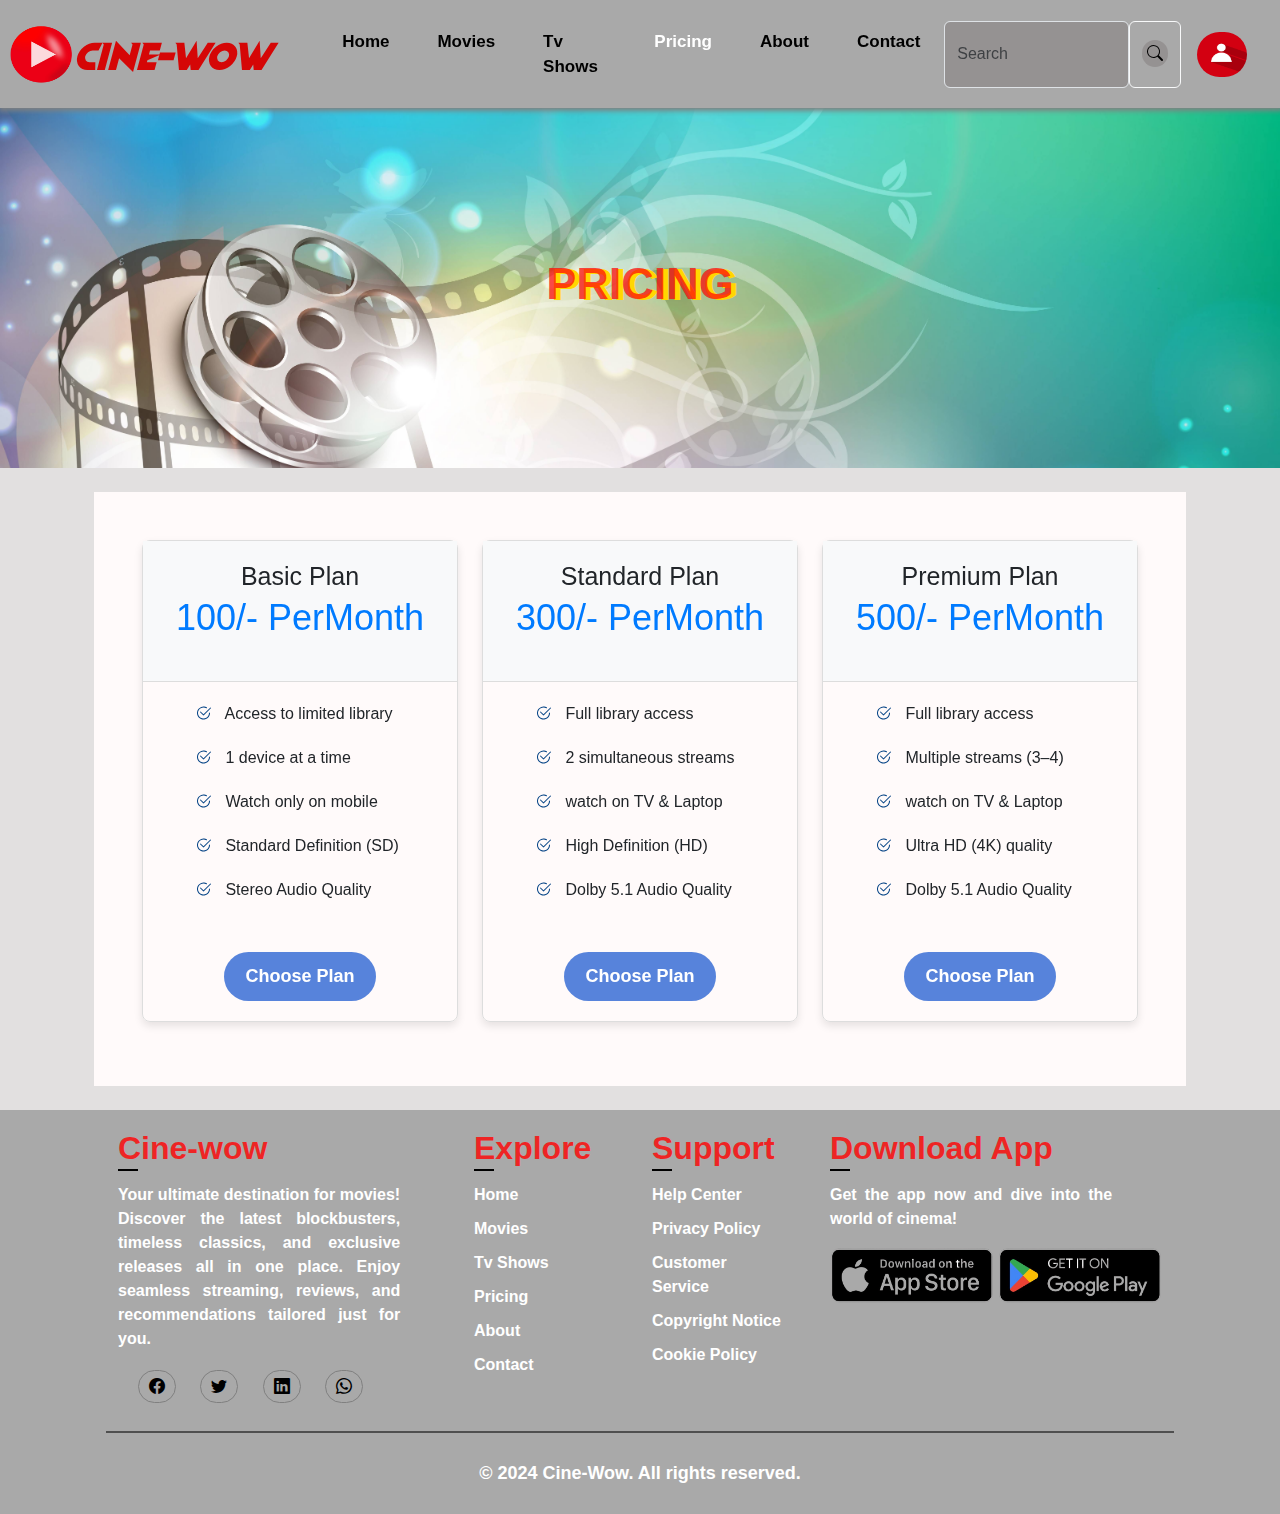
<file: pricing.html>
<!DOCTYPE html>
<html lang="en">
  <head>
    <meta charset="UTF-8" />
    <meta name="viewport" content="width=device-width, initial-scale=1.0" />
    <title>Document</title>
    <link rel="stylesheet" href="style.css" />
    <link
      rel="stylesheet"
      href="https://cdn.jsdelivr.net/npm/bootstrap-icons@1.11.3/font/bootstrap-icons.min.css"
    />
    <link
      rel="stylesheet"
      href="https://cdnjs.cloudflare.com/ajax/libs/animate.css/4.1.1/animate.min.css"
    />
    <link href="https://unpkg.com/aos@2.3.1/dist/aos.css" rel="stylesheet" />
    <link rel="stylesheet" href="css/bootstrap.min.css" />
    <script src="js/bootstrap.bundle.min.js"></script>
    <link rel="stylesheet" href="plugin/assets/owl.carousel.min.css" />
    <link rel="stylesheet" href="plugin/assets/owl.theme.default.css" />
  </head>
  <body>
    <header>
      <nav class="navbar navbar-expand-xl">
        <div class="container-fluid p-2">
          <img src="assets/icon.png" alt="error" />
          <a class="navbar-brand logo me-auto pe-5" href="#">Cine-Wow</a>

          <div
            class="sidebar offcanvas offcanvas-end"
            tabindex="-1"
            id="offcanvasNavbar"
            aria-labelledby="offcanvasNavbarLabel"
          >
            <div class="offcanvas-header">
              <h5 class="offcanvas-title" id="offcanvasNavbarLabel">
                <a class="navbar-brand logo me-auto" href="#">Cine-Wow</a>
              </h5>
              <button
                type="button"
                class="btn-close"
                data-bs-dismiss="offcanvas"
                aria-label="Close"
              ></button>
            </div>
            <div class="offcanvas-body">
              <ul class="navbar-nav justify-content-lg-start flex-grow-1 pe-3">
                <li class="nav-item px-3">
                  <a class="nav-link " aria-current="page" href="index.html"
                    >Home</a
                  >
                </li>
                <li class="nav-item px-3">
                  <a class="nav-link" href="movies.html">Movies</a>
                </li>
                <li class="nav-item px-3">
                  <a class="nav-link" href="tvshows.html">Tv Shows</a>
                </li>
                <li class="nav-item px-3">
                  <a class="nav-link  active" href="pricing.html">Pricing</a>
                </li>
                <li class="nav-item px-3">
                  <a class="nav-link" href="about.html">About</a>
                </li>
                <li class="nav-item px-3">
                  <a class="nav-link" href="contact.html">Contact</a>
                </li>
                <form class="d-flex" role="search">
                  <input
                    class="form-control"
                    type="search"
                    placeholder="Search"
                    aria-label="Search"
                  />
                  <button class="btn btn-outline-light" type="submit">
                    <i class="bi bi-search"></i>
                  </button>
                </form>
              </ul>
            </div>
          </div>
          <div class="me-4 option-3">
            <a href="login.html" class="nav-link"><img src="assets/icon1.avif" alt="error"></a>
            
          </div>
          <button
            class="navbar-toggler"
            type="button"
            data-bs-toggle="offcanvas"
            data-bs-target="#offcanvasNavbar"
            aria-controls="offcanvasNavbar"
            aria-label="Toggle navigation"
          >
            <span class="navbar-toggler-icon"></span>
          </button>
        </div>
      </nav>
    </header>
    <section class="container-fluid p-0">
      <div class="bg d-flex justify-content-center">
        <h1 class="align-content-center">Pricing</h1>
      </div>
    </section>
    <section class="">
      <div class="container p-4">
        <div class="prices p-5 text-center">
          <div class="row">
            <div class="col-md-12 col-lg-4 mb-3" data-aos="flip-left"
            data-aos-easing="ease-out-cubic"
            data-aos-duration="2000">
              <div class="pricing-plan">
                <div class="pricing-header">
                  <h3>Basic Plan</h3>
                  <p class="pricing-price"> 100/- PerMonth</p>
                </div>
                <div class="pricing-body">
                  <ul>
                    <li><i class="bi bi-check2-circle"></i> Access to limited library</li>
                    <li><i class="bi bi-check2-circle"></i> 1 device at a time</li>
                    <li><i class="bi bi-check2-circle"></i> Watch only on mobile</li>
                    <li><i class="bi bi-check2-circle"></i> Standard Definition (SD)</li>
                    <li><i class="bi bi-check2-circle"></i> Stereo Audio Quality</li>
                  </ul>
                  <button>Choose Plan</button>
                </div>
              </div>
            </div>

            <div class="col-md-12 col-lg-4 mb-3" data-aos="flip-right"
            data-aos-easing="ease-out-cubic"
            data-aos-duration="2000">
              <div class="pricing-plan">
                <div class="pricing-header">
                  <h3>Standard Plan</h3>
                  <p class="pricing-price"> 300/- PerMonth</p>
                </div>
                <div class="pricing-body">
                  <ul>
                    <li><i class="bi bi-check2-circle"></i> Full library access</li>

                    <li><i class="bi bi-check2-circle"></i> 2 simultaneous streams</li>
                    <li><i class="bi bi-check2-circle"></i> watch on TV & Laptop</li>

                    <li><i class="bi bi-check2-circle"></i> High Definition (HD)</li>
                    <li><i class="bi bi-check2-circle"></i> Dolby 5.1 Audio Quality</li>
                  </ul>
                  <button>Choose Plan</button>
                </div>
              </div>
            </div>

            <div class="col-md-12 col-lg-4" data-aos="flip-left"
            data-aos-easing="ease-out-cubic"
            data-aos-duration="2000">
              <div class="pricing-plan">
                <div class="pricing-header">
                  <h3>Premium Plan</h3>
                  <p class="pricing-price"> 500/- PerMonth</p>
                </div>
                <div class="pricing-body">
                  <ul>
                    <li><i class="bi bi-check2-circle"></i> Full library access</li>
                    <li><i class="bi bi-check2-circle"></i> Multiple streams (3–4)</li>
                    <li><i class="bi bi-check2-circle"></i> watch on TV & Laptop</li>
                    <li><i class="bi bi-check2-circle"></i> Ultra HD (4K) quality</li>

                    <li><i class="bi bi-check2-circle"></i> Dolby 5.1 Audio Quality</li>
                  </ul>
                  <button>Choose Plan</button>
                </div>
              </div>
            </div>
          </div>
        </div>
      </div>
      <footer>
        <div class="container px-5 pt-3">
          <div class="row footer1">
            <div class="col-lg-4 col-md-6 mb-3">
              <h2 class="pb-2">Cine-wow</h2>
              <p>
                Your ultimate destination for movies! Discover the latest
                blockbusters, timeless classics, and exclusive releases all in
                one place. Enjoy seamless streaming, reviews, and
                recommendations tailored just for you.
              </p>

              <div class="connect-icons mt-4">
                <i class="bi bi-facebook"></i>
                <i class="bi bi-twitter"></i>
                <i class="bi bi-linkedin"></i>
                <i class="bi bi-whatsapp"></i>
              </div>
            </div>
            <div class="col-lg-2 col-md-6 link">
              <h2 class="pb-2">Explore</h2>

              <ul>
                <li><a href="index.html" class="nav-link">Home</a></li>
                <li><a href="movies.html" class="nav-link">Movies</a></li>
                <li><a href="tvshows.html" class="nav-link">Tv Shows</a></li>
                <li><a href="pricing.html" class="nav-link">Pricing</a></li>

                <li><a href="about.html" class="nav-link">About</a></li>
                <li><a href="contact.html" class="nav-link">Contact</a></li>
              </ul>
            </div>

            <div class="col-lg-2 col-md-6 work">
              <h2 class="pb-2">Support</h2>
              <ul>
                <li>Help Center</li>
                <li>Privacy Policy</li>
                <li>Customer Service</li>
                <li>Copyright Notice</li>
                <li>Cookie Policy</li>
              </ul>
            </div>

            <div class="col-lg-4 col-md-6">
              <h2 class="pb-2">Download App</h2>
              <p>Get the app now and dive into the world of cinema!</p>
              <img src="assets/app1.png" class="w-100" alt="error" />
            </div>
            <div class="one pb-3"></div>
          </div>
        </div>
      </footer>
      <footer class="text-center">
        <div class="container px-4">
          <div class="row footer2 pt-3">
            <div class="col-lg-12 mb-2 ">
              <p>&copy; 2024 Cine-Wow. All rights reserved.</p>
            </div>
          </div>
        </div>
      </footer>
    </section>
    <script src="https://code.jquery.com/jquery-3.7.1.min.js"></script>
    <script src="https://unpkg.com/aos@2.3.1/dist/aos.js"></script>
    <script>
      AOS.init();
    </script>
  </body>
</html>
</file>
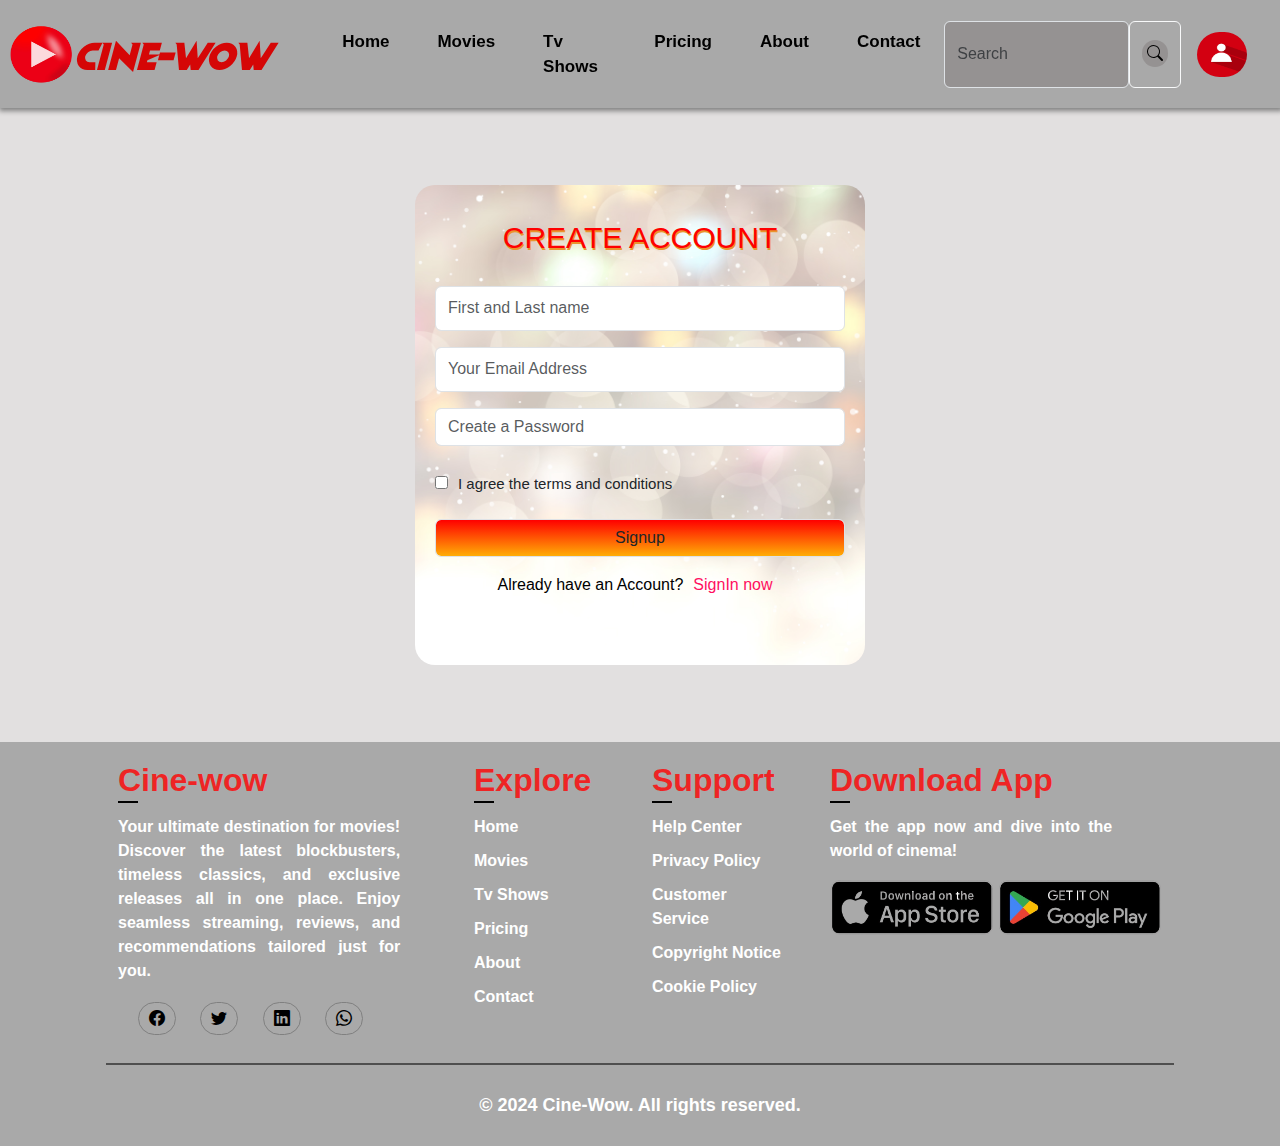
<file: signup.html>
<!DOCTYPE html>
<html lang="en">
  <head>
    <meta charset="UTF-8" />
    <meta name="viewport" content="width=device-width, initial-scale=1.0" />
    <title>Document</title>
    <link rel="stylesheet" href="style.css" />
    <link
      rel="stylesheet"
      href="https://cdn.jsdelivr.net/npm/bootstrap-icons@1.11.3/font/bootstrap-icons.min.css"
    />
    <link
      rel="stylesheet"
      href="https://cdnjs.cloudflare.com/ajax/libs/animate.css/4.1.1/animate.min.css"
    />
    <link rel="stylesheet" href="css/bootstrap.min.css" />
    <script src="js/bootstrap.bundle.min.js"></script>
    <link rel="stylesheet" href="plugin/assets/owl.carousel.min.css" />
    <link rel="stylesheet" href="plugin/assets/owl.theme.default.css" />
  </head>
  <body>
    <header>
      <nav class="navbar navbar-expand-xl">
        <div class="container-fluid p-2">
          <img src="assets/icon.png" alt="error" />
          <a class="navbar-brand logo me-auto pe-5" href="#">Cine-Wow</a>

          <div
            class="sidebar offcanvas offcanvas-end"
            tabindex="-1"
            id="offcanvasNavbar"
            aria-labelledby="offcanvasNavbarLabel"
          >
            <div class="offcanvas-header">
              <h5 class="offcanvas-title" id="offcanvasNavbarLabel">
                <a class="navbar-brand logo me-auto" href="#">Cine-Wow</a>
              </h5>
              <button
                type="button"
                class="btn-close"
                data-bs-dismiss="offcanvas"
                aria-label="Close"
              ></button>
            </div>
            <div class="offcanvas-body">
              <ul class="navbar-nav justify-content-lg-start flex-grow-1 pe-3">
                <li class="nav-item px-3">
                  <a
                    class="nav-link "
                    aria-current="page"
                    href="index.html"
                    >Home</a
                  >
                </li>
                <li class="nav-item px-3">
                  <a class="nav-link" href="movies.html">Movies</a>
                </li>
                <li class="nav-item px-3">
                  <a class="nav-link" href="tvshows.html">Tv Shows</a>
                </li>
                <li class="nav-item px-3">
                  <a class="nav-link" href="pricing.html">Pricing</a>
                </li>
                <li class="nav-item px-3">
                  <a class="nav-link" href="about.html">About</a>
                </li>
                <li class="nav-item px-3">
                  <a class="nav-link" href="contact.html">Contact</a>
                </li>
                <form class="d-flex" role="search">
                  <input
                    class="form-control"
                    type="search"
                    placeholder="Search"
                    aria-label="Search"
                  />
                  <button class="btn btn-outline-light" type="submit">
                    <i class="bi bi-search"></i>
                  </button>
                </form>
              </ul>
            </div>
          </div>
          <div class="me-4 option-3">
            <a href="login.html" class="nav-link"
              ><img src="assets/icon1.avif" alt="error"
            /></a>
          </div>
          <button
            class="navbar-toggler"
            type="button"
            data-bs-toggle="offcanvas"
            data-bs-target="#offcanvasNavbar"
            aria-controls="offcanvasNavbar"
            aria-label="Toggle navigation"
          >
            <span class="navbar-toggler-icon"></span>
          </button>
        </div>
      </nav>
    </header>

    <section class="hero d-flex justify-content-center">
      <div class="form-container">
        <div class="button-box">
          <h1>Create Account</h1>
        </div>
        <form action="">
            <input
              type="text"
              class="input1 form-control mb-3"
              placeholder="First and Last name"
              required
            />
            <input
              type="text"
              class=" input2 form-control mb-3"
              placeholder="Your Email Address"
              required
            />
            <input
            type="text"
            class="form-control"
            placeholder="Create a Password"
            required
          />
            <input type="checkbox" class="checkbox" /><span class="password"
              >I agree the terms and conditions</span
            >
            <button type="submit" class="form-control submit-btn">Signup</button>
          </form>
        <p class=" justify-content-center d-flex mt-3">
          Already have an Account?
          <a href="login.html" class="nav-link">SignIn now</a>
        </p>
      </div>
    </section>
    <footer>
      <div class="container px-5 pt-3">
        <div class="row footer1">
          <div class="col-lg-4 col-md-6 mb-3">
            <h2 class="pb-2">Cine-wow</h2>
            <p>
              Your ultimate destination for movies! Discover the latest
              blockbusters, timeless classics, and exclusive releases all in
              one place. Enjoy seamless streaming, reviews, and
              recommendations tailored just for you.
            </p>

            <div class="connect-icons mt-4">
              <i class="bi bi-facebook"></i>
              <i class="bi bi-twitter"></i>
              <i class="bi bi-linkedin"></i>
              <i class="bi bi-whatsapp"></i>
            </div>
          </div>
          <div class="col-lg-2 col-md-6 link">
            <h2 class="pb-2">Explore</h2>

            <ul>
              <li><a href="index.html" class="nav-link">Home</a></li>
              <li><a href="movies.html" class="nav-link">Movies</a></li>
              <li><a href="tvshows.html" class="nav-link">Tv Shows</a></li>
              <li><a href="pricing.html" class="nav-link">Pricing</a></li>

              <li><a href="about.html" class="nav-link">About</a></li>
              <li><a href="contact.html" class="nav-link">Contact</a></li>
            </ul>
          </div>

          <div class="col-lg-2 col-md-6 work">
            <h2 class="pb-2">Support</h2>
            <ul>
              <li>Help Center</li>
              <li>Privacy Policy</li>
              <li>Customer Service</li>
              <li>Copyright Notice</li>
              <li>Cookie Policy</li>
            </ul>
          </div>

          <div class="col-lg-4 col-md-6">
            <h2 class="pb-2">Download App</h2>
            <p>Get the app now and dive into the world of cinema!</p>
            <img src="assets/app1.png" class="w-100" alt="error" />
          </div>
          <div class="one pb-3"></div>
        </div>
      </div>
    </footer>
    <footer class="text-center">
      <div class="container px-4">
        <div class="row footer2 pt-3">
          <div class="col-lg-12 mb-2">
            <p>&copy; 2024 Cine-Wow. All rights reserved.</p>
          </div>
        </div>
      </div>
    </footer>
  </body>
</html>
</file>
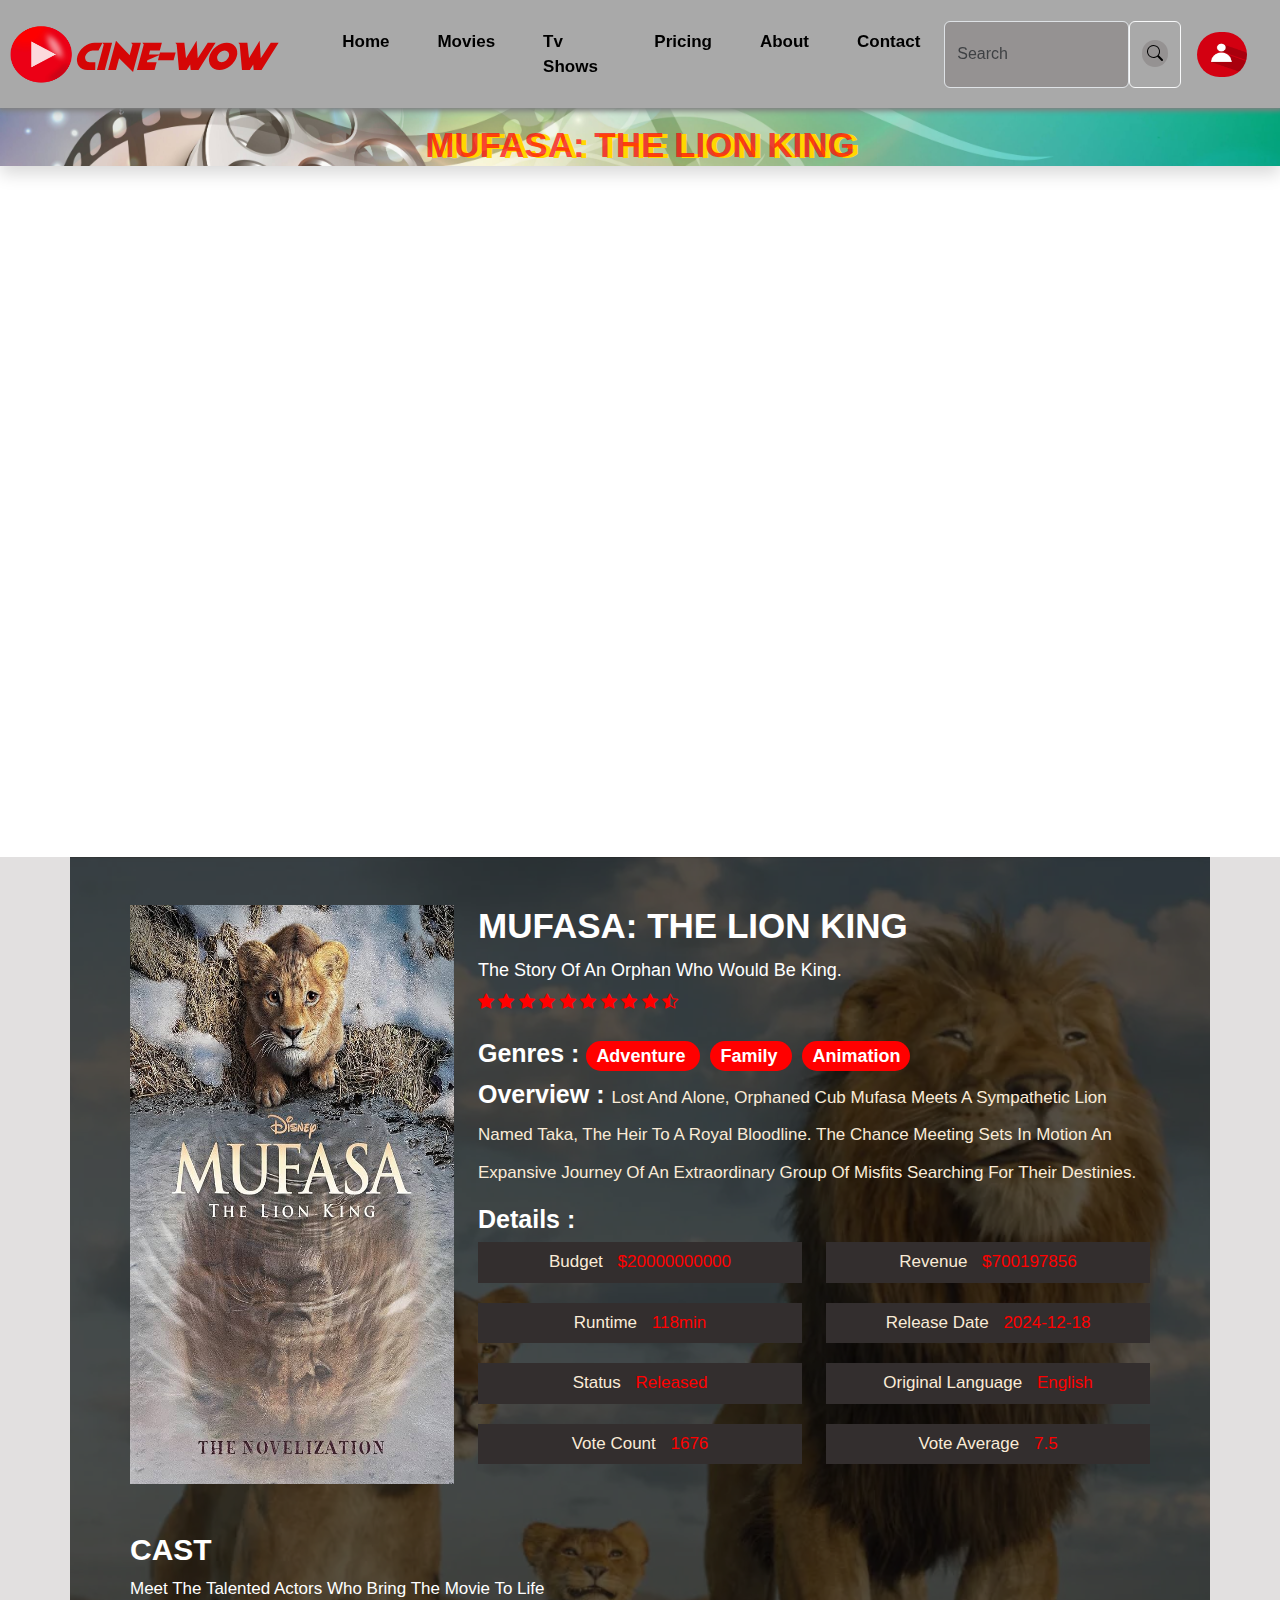
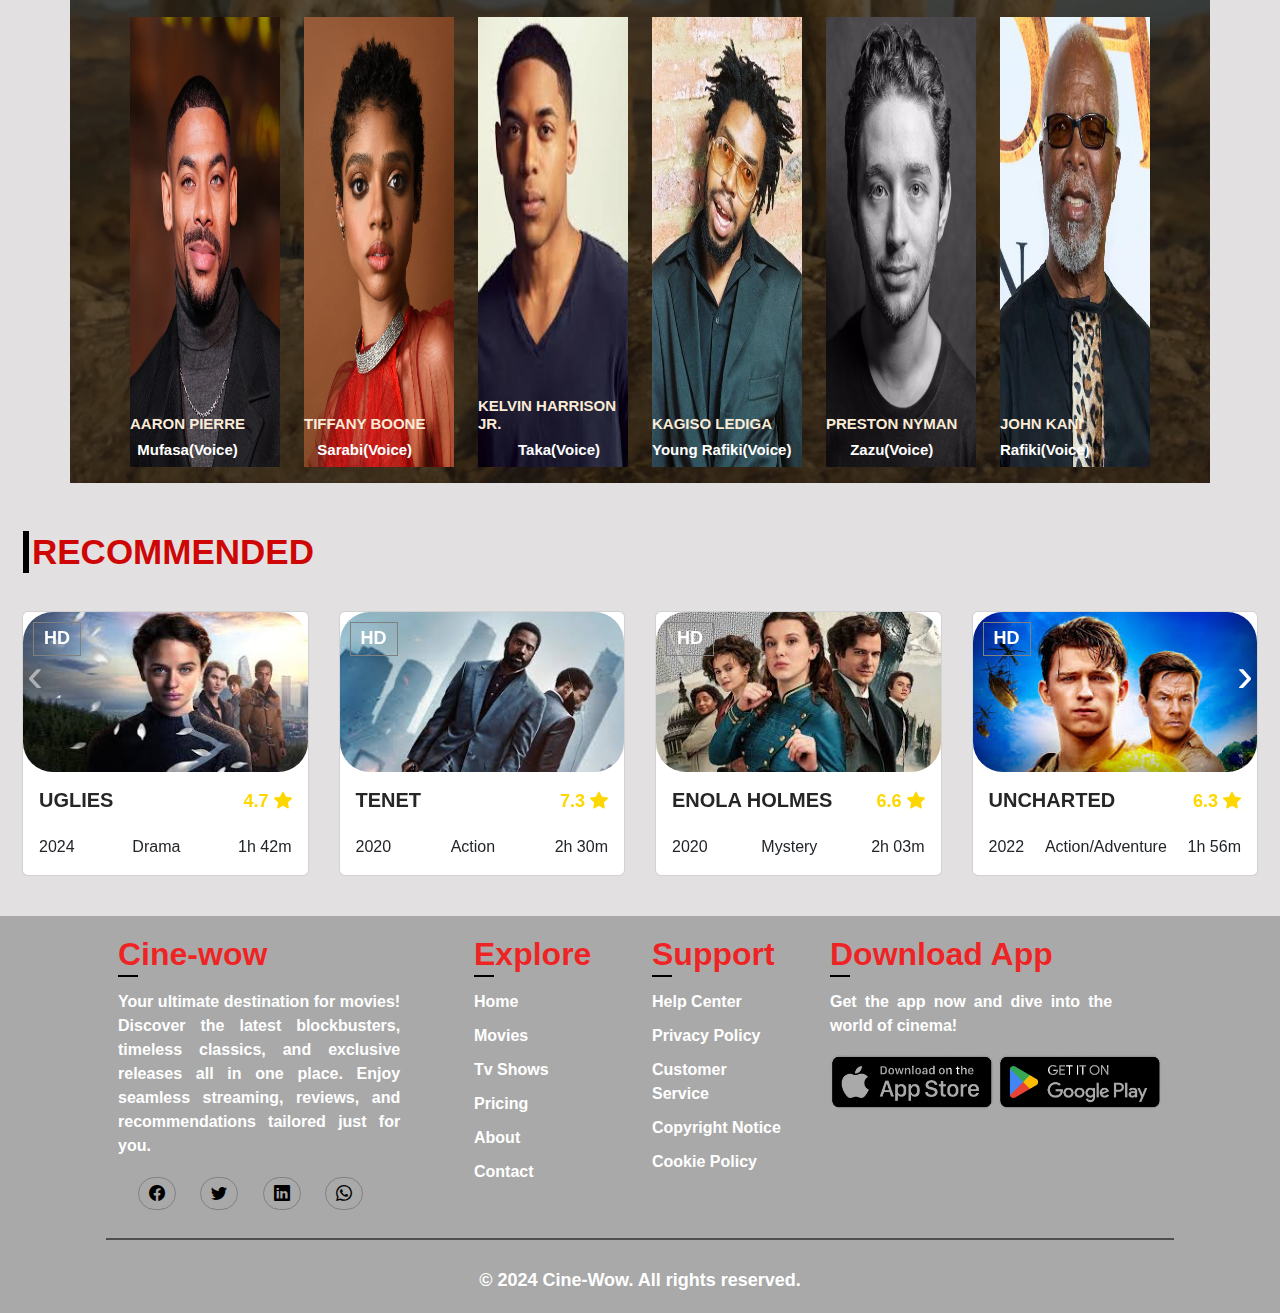
<file: trailer.html>
<!DOCTYPE html>
<html lang="en">
  <head>
    <meta charset="UTF-8" />
    <meta name="viewport" content="width=device-width, initial-scale=1.0" />
    <title>Document</title>
    <link rel="stylesheet" href="style.css" />
    <link
      rel="stylesheet"
      href="https://cdn.jsdelivr.net/npm/bootstrap-icons@1.11.3/font/bootstrap-icons.min.css"
    />
    <link
      rel="stylesheet"
      href="https://cdnjs.cloudflare.com/ajax/libs/animate.css/4.1.1/animate.min.css"
    />
    <link rel="stylesheet" href="css/bootstrap.min.css" />
    <script src="js/bootstrap.bundle.min.js"></script>
    <link rel="stylesheet" href="plugin/assets/owl.carousel.min.css" />
    <link rel="stylesheet" href="plugin/assets/owl.theme.default.css" />
  </head>
  <body>
    <header>
      <nav class="navbar navbar-expand-xl">
        <div class="container-fluid p-2">
          <img src="assets/icon.png" alt="error" />
          <a class="navbar-brand logo me-auto pe-5" href="#">Cine-Wow</a>

          <div
            class="sidebar offcanvas offcanvas-end"
            tabindex="-1"
            id="offcanvasNavbar"
            aria-labelledby="offcanvasNavbarLabel"
          >
            <div class="offcanvas-header">
              <h5 class="offcanvas-title" id="offcanvasNavbarLabel">
                <a class="navbar-brand logo me-auto" href="#">Cine-Wow</a>
              </h5>
              <button
                type="button"
                class="btn-close"
                data-bs-dismiss="offcanvas"
                aria-label="Close"
              ></button>
            </div>
            <div class="offcanvas-body">
              <ul class="navbar-nav justify-content-lg-start flex-grow-1 pe-3">
                <li class="nav-item px-3">
                  <a
                    class="nav-link "
                    aria-current="page"
                    href="index.html"
                    >Home</a
                  >
                </li>
                <li class="nav-item px-3">
                  <a class="nav-link" href="movies.html">Movies</a>
                </li>
                <li class="nav-item px-3">
                  <a class="nav-link" href="tvshows.html">Tv Shows</a>
                </li>
                <li class="nav-item px-3">
                  <a class="nav-link" href="pricing.html">Pricing</a>
                </li>
                <li class="nav-item px-3">
                  <a class="nav-link" href="about.html">About</a>
                </li>
                <li class="nav-item px-3">
                  <a class="nav-link" href="contact.html">Contact</a>
                </li>
                <form class="d-flex" role="search">
                  <input
                    class="form-control"
                    type="search"
                    placeholder="Search"
                    aria-label="Search"
                  />
                  <button class="btn btn-outline-light" type="submit">
                    <i class="bi bi-search"></i>
                  </button>
                </form>
              </ul>
            </div>
          </div>
          <div class="me-4 option-3">
            <a href="login.html" class="nav-link"
              ><img src="assets/icon1.avif" alt="error"
            /></a>
          </div>
          <button
            class="navbar-toggler"
            type="button"
            data-bs-toggle="offcanvas"
            data-bs-target="#offcanvasNavbar"
            aria-controls="offcanvasNavbar"
            aria-label="Toggle navigation"
          >
            <span class="navbar-toggler-icon"></span>
          </button>
        </div>
      </nav>
    </header>

    <section class="container-fluid p-0">
      <div class="bg1 h-100 pt-3 shadow">
        <h3>Mufasa: The Lion King</h3>
      </div>
    </section>
    <div class="container p-5">
      <div class="video-container">
        <iframe
          width="560"
          height="315"
          src="https://www.youtube.com/embed/o17MF9vnabg?si=yOeaGhwKWywKO9_A"
          title="YouTube video player"
          frameborder="0"
          allow="accelerometer; autoplay; clipboard-write; encrypted-media; gyroscope; picture-in-picture; web-share"
          referrerpolicy="strict-origin-when-cross-origin"
          allowfullscreen
        ></iframe>
      </div>
    </div>
    <section class="">
      <div class="container background ">
        <div class="container px-5 py-5  video-content">
          <div class="row">
            <div class="col-lg-4">
              <img src="assets/bgs.jpg" class="w-100 h-100" alt="eror" />
            </div>
            <div class="col-lg-8">
              <h1>Mufasa: The Lion King</h1>
              <h2>The Story of an orphan who would be king.</h2>
              <div class="stars pe-3" style="color: red">
                <i class="bi bi-star-fill"></i>
                <i class="bi bi-star-fill"></i>
                <i class="bi bi-star-fill"></i>
                <i class="bi bi-star-fill"></i>
                <i class="bi bi-star-fill"></i>
                <i class="bi bi-star-fill"></i>
                <i class="bi bi-star-fill"></i>
                <i class="bi bi-star-fill"></i>
                <i class="bi bi-star-fill"></i>
                <i class="bi bi-star-half"></i>
              </div>
              <h3
                class="mt-4"
                style="
                  color: #fff;
                  text-transform: capitalize;
                  font-size: 25px;
                  font-weight: bold;
                "
              >
                Genres :
                <span
                  style="
                    color: white;
                    font-weight: 600;
                    font-size: 18px;
                    background-color: red;
                    padding: 5px 10px;
                    border-radius: 20px;
                    text-align: center;
                    margin-right: 10px;
                    margin-top: 20px;
                  "
            
                  >Adventure </span
                ><span
                  style="
                    color: white;
                    font-weight: 600;
                    font-size: 18px;
                    background-color: red;
                    padding: 5px 10px;
                    border-radius: 20px;
                    text-align: center;
                    margin-right: 10px;
                    margin-bottom: 20px;
                  "
                  
                  >Family
                </span>
                <span
                  style="
                    color: white;
                    font-weight: 600;
                    font-size: 18px;
                    background-color: red;
                    padding: 5px 10px;
                    border-radius: 20px;
                    text-align: center;
                    margin-right: 10px;
                    margin-bottom: 20px;
                  "
                 
                  >Animation</span
                >
              </h3>
              <p
                style="
                  color: #fff;
                  text-transform: capitalize;
                  font-size: 25px;
                  font-weight: bold;
                "
              >
                Overview :
                <span
                  style="
                    color: antiquewhite;
                    text-transform: capitalize;
                    font-size: 17px;
                    font-weight: lighter;
                  "
                >
                  Lost and alone, orphaned cub Mufasa meets a sympathetic lion
                  named Taka, the heir to a royal bloodline. The chance meeting
                  sets in motion an expansive journey of an extraordinary group
                  of misfits searching for their destinies.
                </span>
              </p>
              <h4
                style="
                  color: #fff;
                  text-transform: capitalize;
                  font-size: 25px;
                  font-weight: bold;
                "
              >
                Details :
              </h4>
              <div class="row">
                <div class="col-lg-6">
                  <h5
                    style="
                      color: antiquewhite;
                      text-transform: capitalize;
                      font-size: 17px;
                      text-align: center;
                      font-weight: lighter;
                      background: rgb(51, 46, 46);
                    
                      padding: 10px;
                    "
                  >
                    Budget
                    <span style="color: red; margin-left: 10px"
                      >$20000000000</span
                    >
                  </h5>
                </div>
                <div class="col-lg-6">
                  <h5
                    style="
                      color: antiquewhite;
                      text-transform: capitalize;
                      font-size: 17px;
                      text-align: center;
                      font-weight: lighter;
                      background: rgb(51, 46, 46);
                    
                      padding: 10px;
                    "
                  >
                    Revenue
                    <span style="color: red; margin-left: 10px"
                      >$700197856</span
                    >
                  </h5>
                </div>
                <div class="col-lg-6">
                  <h5
                    style="
                      color: antiquewhite;
                      text-transform: capitalize;
                      font-size: 17px;
                      text-align: center;
                      font-weight: lighter;
                      background: rgb(51, 46, 46);
                    
                      padding: 10px;
                    "
                  >
                    Runtime
                    <span style="color: red; margin-left: 10px">118min</span>
                  </h5>
                </div>
                <div class="col-lg-6">
                  <h5
                    style="
                      color: antiquewhite;
                      text-transform: capitalize;
                      font-size: 17px;
                      text-align: center;
                      font-weight: lighter;
                      background: rgb(51, 46, 46);
                    
                      padding: 10px;
                    "
                  >
                    Release Date
                    <span style="color: red; margin-left: 10px"
                      >2024-12-18</span
                    >
                  </h5>
                </div>
                <div class="col-lg-6">
                  <h5
                    style="
                    color: antiquewhite;
                      text-transform: capitalize;
                      font-size: 17px;
                      text-align: center;
                      font-weight: lighter;
                      background: rgb(51, 46, 46);
                    
                      padding: 10px;
                    "
                  >
                    Status
                    <span style="color: red; margin-left: 10px">Released</span>
                  </h5>
                </div>
                <div class="col-lg-6">
                  <h5
                    style="
                     color: antiquewhite;
                      text-transform: capitalize;
                      font-size: 17px;
                      text-align: center;
                      font-weight: lighter;
                      background: rgb(51, 46, 46);
                    
                      padding: 10px;
                    "
                  >
                    Original Language
                    <span style="color: red; margin-left: 10px">English</span>
                  </h5>
                </div>
                <div class="col-lg-6">
                  <h5
                    style="
                      color: antiquewhite;
                      text-transform: capitalize;
                      font-size: 17px;
                      text-align: center;
                      font-weight: lighter;
                      background: rgb(51, 46, 46);
                    
                      padding: 10px;
                    "
                  >
                    Vote Count
                    <span style="color: red; margin-left: 10px">1676</span>
                  </h5>
                </div>
                <div class="col-lg-6">
                  <h5
                    style="
                      color: antiquewhite;
                      text-transform: capitalize;
                      font-size: 17px;
                      text-align: center;
                      font-weight: lighter;
                      background: rgb(51, 46, 46);
                    
                      padding: 10px;
                    "
                  >
                    Vote Average
                    <span style="color: red; margin-left: 10px">7.5</span>
                  </h5>
                </div>
              </div>
            </div>
          </div>
        </div>
        <div class="container px-5 cast-container">
          <h1 style="color: #fff; font-weight: 600; text-transform: uppercase; font-size: 30px;">Cast</h1>
          <p style="color: #fff; font-size: 17px; text-transform: capitalize;">Meet the talented actors who bring the movie to life</p>
          <div class="row ">
            <div class="col-md-6 col-lg-2 mb-3 cast">
              <img src="assets/t1.avif" class="h-100 w-100"  alt="error"/>
              <div class="cast-sub">
                <h2>Aaron Pierre</h2>
                <h5>Mufasa(voice)</h5>
              </div>

            </div>
            <div class="col-md-6 col-lg-2 mb-3 cast ">
              <img src="assets/t2.jpg" class="h-100 w-100"  alt="error"/>
              <div class="cast-sub">
                <h2>Tiffany Boone</h2>
                <h5>Sarabi(voice)</h5>
              </div>

            </div>
            <div class="col-md-6 col-lg-2 cast mb-3">
              
                <img src="assets/t3.jpeg" class="h-100 w-100"  alt="error"/>
             
              
              <div class="cast-sub">
                <h2>Kelvin Harrison Jr.</h2>
                <h5>Taka(voice)</h5>
              </div>

            </div>
            <div class="col-md-6 col-lg-2 mb-3 cast">
              <img src="assets/t4.jpg" class="h-100 w-100"  alt="error"/>
              <div class="cast-sub">
                <h2>Kagiso Lediga</h2>
                <h5>Young Rafiki(voice)</h5>
              </div>

            </div>
            <div class="col-md-6 col-lg-2 mb-3 cast">
              <img src="assets/t5.jpg"class="h-100 w-100"   alt="error"/>
              <div class="cast-sub">
                <h2>
                  Preston Nyman</h2>
                <h5>Zazu(voice)</h5>
              </div>

            </div>
            <div class="col-md-6 col-lg-2 mb-3 cast ">
              <img src="assets/t6.jpeg"class="h-100 w-100"  alt="error"/>
              <div class="cast-sub">
                <h2>
                  John Kani</h2>
                <h5>Rafiki(voice)</h5>
              </div>

            </div>
            
          </div>
        </div>
      </div>

      <div class="container-fluid mt-5">
        <div class="popular-container">
          <h1>Recommended</h1>
          <div class="hero">
            <div class="owl-carousel owl-theme">
              <div class="card">
                <img src="assets/r-2.jpeg" class="w-100 h-100" alt="error" />
                <div class="img-overlay">
                  <h5>HD</h5>
                  <div class="icons-holder">
                    <div class="icons">
                      <i class="bi bi-heart-fill"></i>
                      <i class="bi bi-plus-circle"></i>
                      <i class="bi bi-share-fill"></i>
                    </div>
                  </div>
                </div>
                <div class="card-body">
                  <div class="card-title d-flex justify-content-between">
                    <h3>Uglies</h3>
                    <p>4.7 <i class="bi bi-star-fill"></i></p>
                  </div>
                  <div class="card-subtitle d-flex justify-content-between">
                    <span>2024</span>
                    <span>Drama </span>
                    <span>1h 42m </span>
                  </div>
                </div>
              </div>

              <div class="card">
                <img src="assets/r-1.jpeg" class="w-100 h-100" alt="error" />
                <div class="img-overlay">
                  <h5>HD</h5>
                  <div class="icons-holder">
                    <div class="icons">
                      <i class="bi bi-heart-fill"></i>
                      <i class="bi bi-plus-circle"></i>
                      <i class="bi bi-share-fill"></i>
                    </div>
                  </div>
                </div>
                <div class="card-body">
                  <div class="card-title d-flex justify-content-between">
                    <h3>Tenet</h3>
                    <p>7.3 <i class="bi bi-star-fill"></i></p>
                  </div>
                  <div class="card-subtitle d-flex justify-content-between">
                    <span>2020</span>
                    <span>Action </span>
                    <span>2h 30m </span>
                  </div>
                </div>
              </div>

              <div class="card">
                <img src="assets/r-3.jpeg" class="w-100 h-100" alt="error" />
                <div class="img-overlay">
                  <h5>HD</h5>
                  <div class="icons-holder">
                    <div class="icons">
                      <i class="bi bi-heart-fill"></i>
                      <i class="bi bi-plus-circle"></i>
                      <i class="bi bi-share-fill"></i>
                    </div>
                  </div>
                </div>
                <div class="card-body">
                  <div class="card-title d-flex justify-content-between">
                    <h3>Enola Holmes</h3>
                    <p>6.6 <i class="bi bi-star-fill"></i></p>
                  </div>
                  <div class="card-subtitle d-flex justify-content-between">
                    <span>2020</span>
                    <span>Mystery </span>
                    <span>2h 03m </span>
                  </div>
                </div>
              </div>

              <div class="card">
                <img src="assets/r-4.jpeg" class="w-100 h-100" alt="error" />
                <div class="img-overlay">
                  <h5>HD</h5>
                  <div class="icons-holder">
                    <div class="icons">
                      <i class="bi bi-heart-fill"></i>
                      <i class="bi bi-plus-circle"></i>
                      <i class="bi bi-share-fill"></i>
                    </div>
                  </div>
                </div>
                <div class="card-body">
                  <div class="card-title d-flex justify-content-between">
                    <h3>Uncharted</h3>
                    <p>6.3 <i class="bi bi-star-fill"></i></p>
                  </div>
                  <div class="card-subtitle d-flex justify-content-between">
                    <span>2022</span>
                    <span>Action/Adventure </span>
                    <span>1h 56m </span>
                  </div>
                </div>
              </div>

              <div class="card">
                <img src="assets/r-5.jpeg" class="w-100 h-100" alt="error" />
                <div class="img-overlay">
                  <h5>HD</h5>
                  <div class="icons-holder">
                    <div class="icons">
                      <i class="bi bi-heart-fill"></i>
                      <i class="bi bi-plus-circle"></i>
                      <i class="bi bi-share-fill"></i>
                    </div>
                  </div>
                </div>
                <div class="card-body">
                  <div class="card-title d-flex justify-content-between">
                    <h3>Sita Ramam</h3>
                    <p>8.5 <i class="bi bi-star-fill"></i></p>
                  </div>
                  <div class="card-subtitle d-flex justify-content-between">
                    <span>2022</span>
                    <span>Romance/War </span>
                    <span>2h 43m </span>
                  </div>
                </div>
              </div>

              <div class="card">
                <img src="assets/r-6.jpeg" class="w-100 h-100" alt="error" />
                <div class="img-overlay">
                  <h5>HD</h5>
                  <div class="icons-holder">
                    <div class="icons">
                      <i class="bi bi-heart-fill"></i>
                      <i class="bi bi-plus-circle"></i>
                      <i class="bi bi-share-fill"></i>
                    </div>
                  </div>
                </div>
                <div class="card-body">
                  <div class="card-title d-flex justify-content-between">
                    <h3>Aladdin</h3>
                    <p>6.9 <i class="bi bi-star-fill"></i></p>
                  </div>
                  <div class="card-subtitle d-flex justify-content-between">
                    <span>2019</span>
                    <span>Family/Musical </span>
                    <span>2h 08m </span>
                  </div>
                </div>
              </div>
            </div>
          </div>
        </div>
      </div>

      <script src="https://code.jquery.com/jquery-3.7.1.min.js"></script>

      <script src="plugin/owl.carousel.min.js"></script>
      <script>
        $(".owl-theme").owlCarousel({
          items: 1,
          margin: 10,
          nav: true,
          dots: false,
          loop: false,

          responsive: {
            0: {
              items: 1,
            },
            576: {
              items: 2,
            },
            992: {
              items: 3,
            },
            1200: {
              items: 4,
            },
          },
        });
      </script>
      <footer>
        <div class="container px-5 pt-3">
          <div class="row footer1">
            <div class="col-lg-4 col-md-6 mb-3">
              <h2 class="pb-2">Cine-wow</h2>
              <p>
                Your ultimate destination for movies! Discover the latest
                blockbusters, timeless classics, and exclusive releases all in
                one place. Enjoy seamless streaming, reviews, and
                recommendations tailored just for you.
              </p>

              <div class="connect-icons mt-4">
                <i class="bi bi-facebook"></i>
                <i class="bi bi-twitter"></i>
                <i class="bi bi-linkedin"></i>
                <i class="bi bi-whatsapp"></i>
              </div>
            </div>
            <div class="col-lg-2 col-md-6 link">
              <h2 class="pb-2">Explore</h2>

              <ul>
                <li><a href="index.html" class="nav-link">Home</a></li>
                <li><a href="movies.html" class="nav-link">Movies</a></li>
                <li><a href="tvshows.html" class="nav-link">Tv Shows</a></li>
                <li><a href="pricing.html" class="nav-link">Pricing</a></li>

                <li><a href="about.html" class="nav-link">About</a></li>
                <li><a href="contact.html" class="nav-link">Contact</a></li>
              </ul>
            </div>

            <div class="col-lg-2 col-md-6 work">
              <h2 class="pb-2">Support</h2>
              <ul>
                <li>Help Center</li>
                <li>Privacy Policy</li>
                <li>Customer Service</li>
                <li>Copyright Notice</li>
                <li>Cookie Policy</li>
              </ul>
            </div>

            <div class="col-lg-4 col-md-6">
              <h2 class="pb-2">Download App</h2>
              <p>Get the app now and dive into the world of cinema!</p>
              <img src="assets/app1.png" class="w-100" alt="error" />
            </div>
            <div class="one pb-3"></div>
          </div>
        </div>
      </footer>
      <footer class="text-center">
        <div class="container px-4">
          <div class="row footer2 pt-3">
            <div class="col-lg-12 ">
              <p>&copy; 2024 Cine-Wow. All rights reserved.</p>
            </div>
          </div>
        </div>
      </footer>
    </section>
  </body>
</html>
</file>
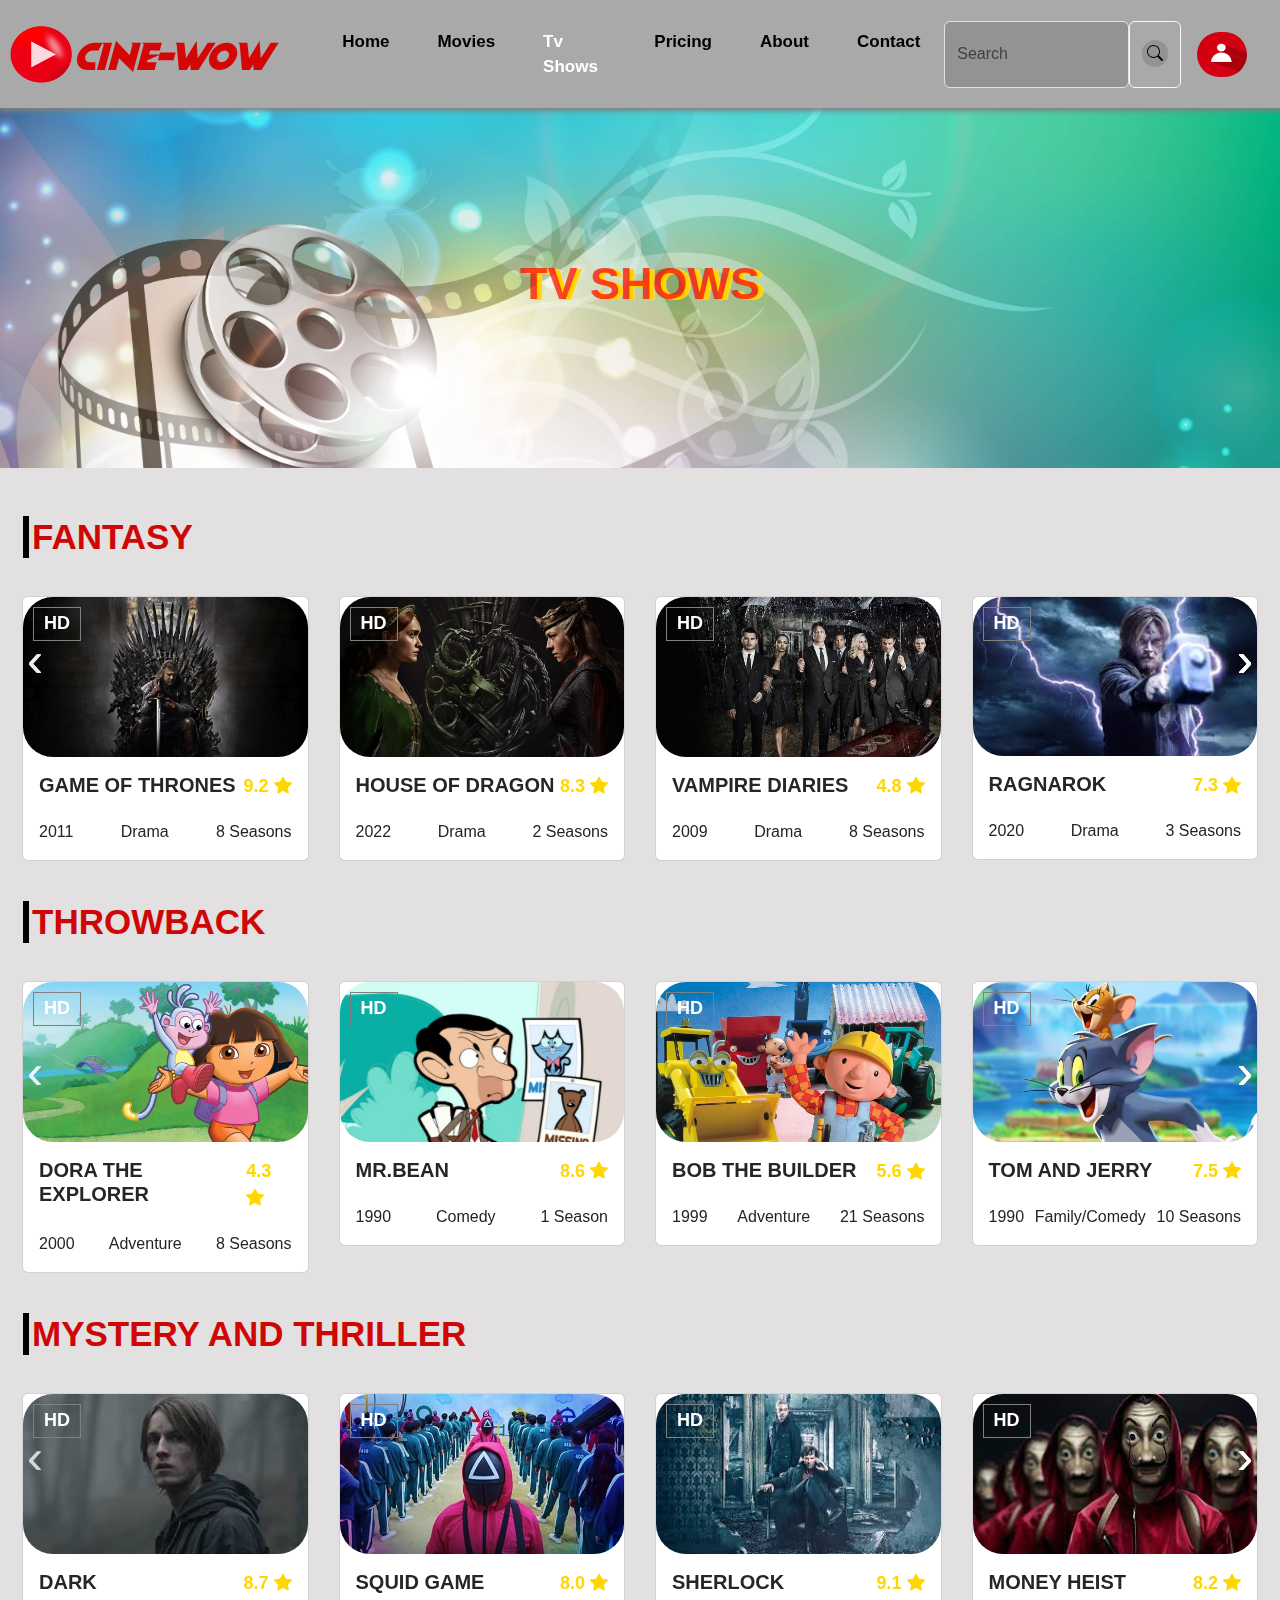
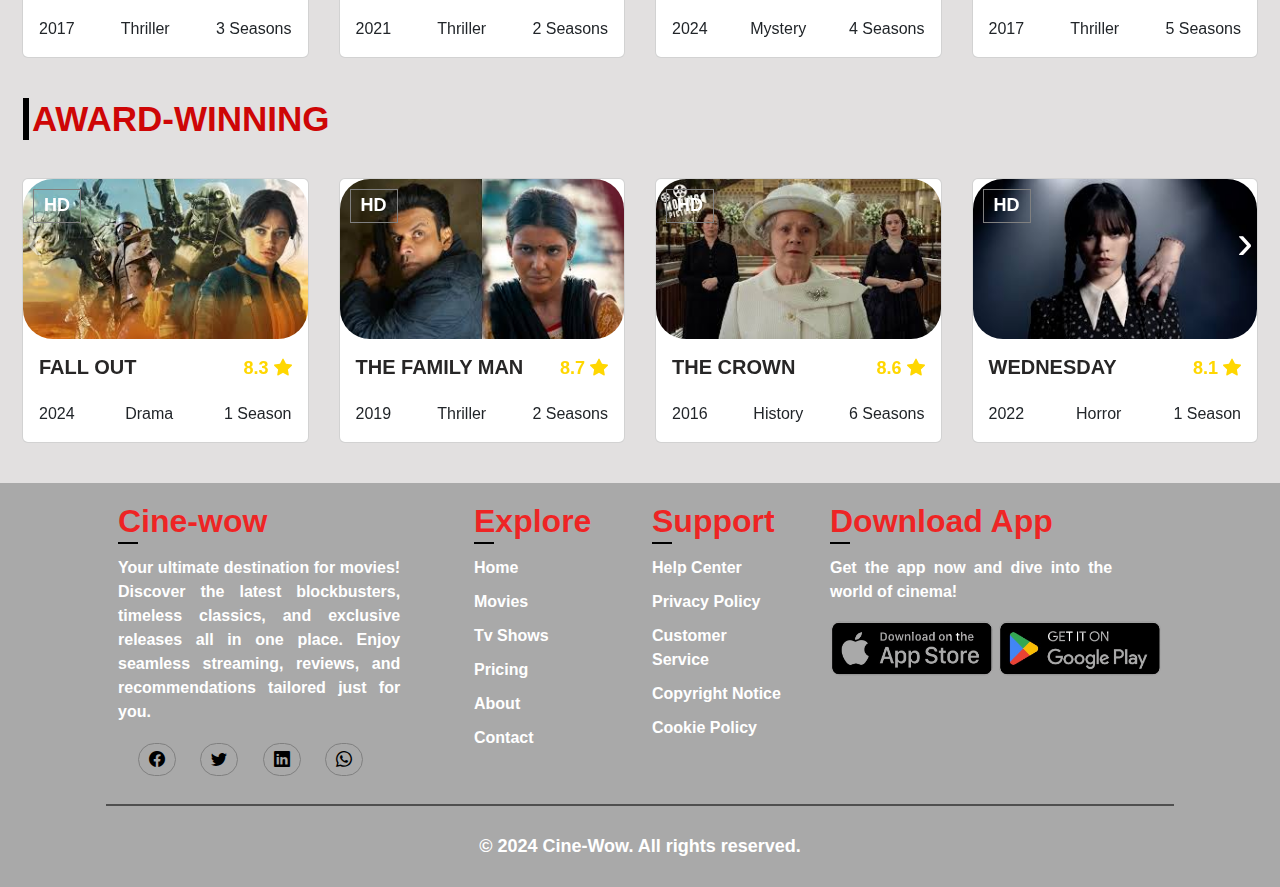
<file: tvshows.html>
<!DOCTYPE html>
<html lang="en">
  <head>
    <meta charset="UTF-8" />
    <meta name="viewport" content="width=device-width, initial-scale=1.0" />
    <title>Document</title>
    <link rel="stylesheet" href="style.css" />
    <link
      rel="stylesheet"
      href="https://cdn.jsdelivr.net/npm/bootstrap-icons@1.11.3/font/bootstrap-icons.min.css"
    />
    <link
      rel="stylesheet"
      href="https://cdnjs.cloudflare.com/ajax/libs/animate.css/4.1.1/animate.min.css"
    />
    <link rel="stylesheet" href="css/bootstrap.min.css" />
    <script src="js/bootstrap.bundle.min.js"></script>
    <link rel="stylesheet" href="plugin/assets/owl.carousel.min.css" />
    <link rel="stylesheet" href="plugin/assets/owl.theme.default.css" />
  </head>
  <body>
    <header>
      <nav class="navbar navbar-expand-xl">
        <div class="container-fluid p-2">
          <img src="assets/icon.png" alt="error" />
          <a class="navbar-brand logo me-auto pe-5" href="#">Cine-Wow</a>

          <div
            class="sidebar offcanvas offcanvas-end"
            tabindex="-1"
            id="offcanvasNavbar"
            aria-labelledby="offcanvasNavbarLabel"
          >
            <div class="offcanvas-header">
              <h5 class="offcanvas-title" id="offcanvasNavbarLabel">
                <a class="navbar-brand logo me-auto" href="#">Cine-Wow</a>
              </h5>
              <button
                type="button"
                class="btn-close"
                data-bs-dismiss="offcanvas"
                aria-label="Close"
              ></button>
            </div>
            <div class="offcanvas-body">
              <ul class="navbar-nav justify-content-lg-start flex-grow-1 pe-3">
                <li class="nav-item px-3">
                  <a class="nav-link " aria-current="page" href="index.html"
                    >Home</a
                  >
                </li>
                <li class="nav-item px-3">
                  <a class="nav-link" href="movies.html">Movies</a>
                </li>
                <li class="nav-item px-3">
                  <a class="nav-link  active" href="tvshows.html">Tv Shows</a>
                </li>
                <li class="nav-item px-3">
                  <a class="nav-link" href="pricing.html">Pricing</a>
                </li>
                <li class="nav-item px-3">
                  <a class="nav-link" href="about.html">About</a>
                </li>
                <li class="nav-item px-3">
                  <a class="nav-link" href="contact.html">Contact</a>
                </li>
                <form class="d-flex" role="search">
                  <input
                    class="form-control"
                    type="search"
                    placeholder="Search"
                    aria-label="Search"
                  />
                  <button class="btn btn-outline-light" type="submit">
                    <i class="bi bi-search"></i>
                  </button>
                </form>
              </ul>
            </div>
          </div>
          <div class="me-4 option-3">
            <a href="login.html" class="nav-link"><img src="assets/icon1.avif" alt="error"></a>
            
          </div>
          <button
            class="navbar-toggler"
            type="button"
            data-bs-toggle="offcanvas"
            data-bs-target="#offcanvasNavbar"
            aria-controls="offcanvasNavbar"
            aria-label="Toggle navigation"
          >
            <span class="navbar-toggler-icon"></span>
          </button>
        </div>
      </nav>
    </header>

    <section class="container-fluid p-0">
      <div class="bg d-flex justify-content-center">
        <h1 class="align-content-center">Tv Shows</h1>
      </div>
    </section>
    <section class="">
      <section class="container-fluid">
        <div class="popular-container">
          <h1 class="pt-5">Fantasy</h1>
          <div class="hero">
            <div class="owl-carousel owl-theme">
              <div class="card">
                <img src="assets/f-1.webp" class="w-100 h-100" alt="error" />
                <div class="img-overlay">
                  <h5>HD</h5>
                 <div class="icons-holder">
                    <div class="icons">
                      <i class="bi bi-heart-fill"></i>
                      <i class="bi bi-plus-circle"></i>
                      <i class="bi bi-share-fill"></i>
                    </div>
                  </div>
                </div>
                <div class="card-body">
                  <div class="card-title d-flex justify-content-between">
                    <h3>Game of Thrones</h3>
                    <p>9.2 <i class="bi bi-star-fill"></i></p>
                  </div>
                  <div class="card-subtitle d-flex justify-content-between">
                    <span>2011</span>
                    <span>Drama </span>
                    <span>8 Seasons </span>
                  </div>
                </div>
              </div>

              <div class="card">
                <img src="assets/f-2.avif" class="w-100 h-100" alt="error" />
                <div class="img-overlay">
                  <h5>HD</h5>
                 <div class="icons-holder">
                    <div class="icons">
                      <i class="bi bi-heart-fill"></i>
                      <i class="bi bi-plus-circle"></i>
                      <i class="bi bi-share-fill"></i>
                    </div>
                  </div>
                </div>
                <div class="card-body">
                  <div class="card-title d-flex justify-content-between">
                    <h3>House of Dragon</h3>
                    <p>8.3 <i class="bi bi-star-fill"></i></p>
                  </div>
                  <div class="card-subtitle d-flex justify-content-between">
                    <span>2022</span>
                    <span>Drama </span>
                    <span>2 Seasons </span>
                  </div>
                </div>
              </div>

              <div class="card">
                <img src="assets/f-3.jpg" class="w-100 h-100" alt="error" />
                <div class="img-overlay">
                  <h5>HD</h5>
                 <div class="icons-holder">
                    <div class="icons">
                      <i class="bi bi-heart-fill"></i>
                      <i class="bi bi-plus-circle"></i>
                      <i class="bi bi-share-fill"></i>
                    </div>
                  </div>
                </div>
                <div class="card-body">
                  <div class="card-title d-flex justify-content-between">
                    <h3>Vampire Diaries</h3>
                    <p>4.8 <i class="bi bi-star-fill"></i></p>
                  </div>
                  <div class="card-subtitle d-flex justify-content-between">
                    <span>2009</span>
                    <span>Drama </span>
                    <span>8 Seasons </span>
                  </div>
                </div>
              </div>

              <div class="card">
                <img src="assets/f-4.jpeg" class="w-100 h-100" alt="error" />
                <div class="img-overlay">
                  <h5>HD</h5>
                 <div class="icons-holder">
                    <div class="icons">
                      <i class="bi bi-heart-fill"></i>
                      <i class="bi bi-plus-circle"></i>
                      <i class="bi bi-share-fill"></i>
                    </div>
                  </div>
                </div>
                <div class="card-body">
                  <div class="card-title d-flex justify-content-between">
                    <h3>Ragnarok</h3>
                    <p>7.3 <i class="bi bi-star-fill"></i></p>
                  </div>
                  <div class="card-subtitle d-flex justify-content-between">
                    <span>2020</span>
                    <span>Drama </span>
                    <span>3 Seasons </span>
                  </div>
                </div>
              </div>

              <div class="card">
                <img src="assets/f-5.jpeg" class="w-100 h-100" alt="error" />
                <div class="img-overlay">
                  <h5>HD</h5>
                 <div class="icons-holder">
                    <div class="icons">
                      <i class="bi bi-heart-fill"></i>
                      <i class="bi bi-plus-circle"></i>
                      <i class="bi bi-share-fill"></i>
                    </div>
                  </div>
                </div>
                <div class="card-body">
                  <div class="card-title d-flex justify-content-between">
                    <h3>The Witcher</h3>
                    <p>8 <i class="bi bi-star-fill"></i></p>
                  </div>
                  <div class="card-subtitle d-flex justify-content-between">
                    <span>2019</span>
                    <span>Drama </span>
                    <span>3 Seasons </span>
                  </div>
                </div>
              </div>

              <div class="card">
                <img src="assets/f-6.jpg" class="w-100 h-100" alt="error" />
                <div class="img-overlay">
                  <h5>HD</h5>
                 <div class="icons-holder">
                    <div class="icons">
                      <i class="bi bi-heart-fill"></i>
                      <i class="bi bi-plus-circle"></i>
                      <i class="bi bi-share-fill"></i>
                    </div>
                  </div>
                </div>
                <div class="card-body">
                  <div class="card-title d-flex justify-content-between">
                    <h3>Lucifer</h3>
                    <p>8.0 <i class="bi bi-star-fill"></i></p>
                  </div>
                  <div class="card-subtitle d-flex justify-content-between">
                    <span>2016</span>
                    <span>Drama </span>
                    <span>6 Seasons </span>
                  </div>
                </div>
              </div>
            </div>
          </div>
        </div>
      </section>

      <script src="https://code.jquery.com/jquery-3.7.1.min.js"></script>

      <script src="plugin/owl.carousel.min.js"></script>
      <script>
        $(".owl-theme").owlCarousel({
          items: 1,
          margin: 10,
          nav: true,
          dots: false,
          loop: false,

          responsive: {
            0: {
              items: 1,
            },
            576: {
              items: 2,
            },
            992: {
              items: 3,
            },
            1200: {
              items: 4,
            },
          },
        });
      </script>
      <section class="container-fluid">
        <div class="popular-container">
          <h1>Throwback</h1>
          <div class="hero">
            <div class="owl-carousel owl-theme">
              <div class="card">
                <img src="assets/th-1.jpg" class="w-100 h-100" alt="error" />
                <div class="img-overlay">
                  <h5>HD</h5>
                 <div class="icons-holder">
                    <div class="icons">
                      <i class="bi bi-heart-fill"></i>
                      <i class="bi bi-plus-circle"></i>
                      <i class="bi bi-share-fill"></i>
                    </div>
                  </div>
                </div>
                <div class="card-body">
                  <div class="card-title d-flex justify-content-between">
                    <h3>Dora the Explorer</h3>
                    <p>4.3 <i class="bi bi-star-fill"></i></p>
                  </div>
                  <div class="card-subtitle d-flex justify-content-between">
                    <span>2000</span>
                    <span>Adventure </span>
                    <span>8 Seasons </span>
                  </div>
                </div>
              </div>

              <div class="card">
                <img src="assets/th-2.jpg" class="w-100 h-100" alt="error" />
                <div class="img-overlay">
                  <h5>HD</h5>
                 <div class="icons-holder">
                    <div class="icons">
                      <i class="bi bi-heart-fill"></i>
                      <i class="bi bi-plus-circle"></i>
                      <i class="bi bi-share-fill"></i>
                    </div>
                  </div>
                </div>
                <div class="card-body">
                  <div class="card-title d-flex justify-content-between">
                    <h3>Mr.Bean</h3>
                    <p>8.6 <i class="bi bi-star-fill"></i></p>
                  </div>
                  <div class="card-subtitle d-flex justify-content-between">
                    <span>1990</span>
                    <span>Comedy </span>
                    <span>1 Season </span>
                  </div>
                </div>
              </div>

              <div class="card">
                <img src="assets/th-3.jpg" class="w-100 h-100" alt="error" />
                <div class="img-overlay">
                  <h5>HD</h5>
                 <div class="icons-holder">
                    <div class="icons">
                      <i class="bi bi-heart-fill"></i>
                      <i class="bi bi-plus-circle"></i>
                      <i class="bi bi-share-fill"></i>
                    </div>
                  </div>
                </div>
                <div class="card-body">
                  <div class="card-title d-flex justify-content-between">
                    <h3>Bob the Builder</h3>
                    <p>5.6 <i class="bi bi-star-fill"></i></p>
                  </div>
                  <div class="card-subtitle d-flex justify-content-between">
                    <span>1999</span>
                    <span>Adventure </span>
                    <span>21 Seasons </span>
                  </div>
                </div>
              </div>

              <div class="card">
                <img src="assets/th-4.jpg" class="w-100 h-100" alt="error" />
                <div class="img-overlay">
                  <h5>HD</h5>
                 <div class="icons-holder">
                    <div class="icons">
                      <i class="bi bi-heart-fill"></i>
                      <i class="bi bi-plus-circle"></i>
                      <i class="bi bi-share-fill"></i>
                    </div>
                  </div>
                </div>
                <div class="card-body">
                  <div class="card-title d-flex justify-content-between">
                    <h3>Tom and Jerry</h3>
                    <p>7.5 <i class="bi bi-star-fill"></i></p>
                  </div>
                  <div class="card-subtitle d-flex justify-content-between">
                    <span>1990</span>
                    <span>Family/Comedy </span>
                    <span>10 Seasons </span>
                  </div>
                </div>
              </div>

              <div class="card">
                <img src="assets/th-5.jpg" class="w-100 h-100" alt="error" />
                <div class="img-overlay">
                  <h5>HD</h5>
                 <div class="icons-holder">
                    <div class="icons">
                      <i class="bi bi-heart-fill"></i>
                      <i class="bi bi-plus-circle"></i>
                      <i class="bi bi-share-fill"></i>
                    </div>
                  </div>
                </div>
                <div class="card-body">
                  <div class="card-title d-flex justify-content-between">
                    <h3>Scooby-Doo</h3>
                    <p>6.5 <i class="bi bi-star-fill"></i></p>
                  </div>
                  <div class="card-subtitle d-flex justify-content-between">
                    <span>1995</span>
                    <span>Animated </span>
                    <span>6 Seasons </span>
                  </div>
                </div>
              </div>

              <div class="card">
                <img src="assets/th-6.jpeg" class="w-100 h-100" alt="error" />
                <div class="img-overlay">
                  <h5>HD</h5>
                 <div class="icons-holder">
                    <div class="icons">
                      <i class="bi bi-heart-fill"></i>
                      <i class="bi bi-plus-circle"></i>
                      <i class="bi bi-share-fill"></i>
                    </div>
                  </div>
                </div>
                <div class="card-body">
                  <div class="card-title d-flex justify-content-between">
                    <h3>Pokemon</h3>
                    <p>7.6 <i class="bi bi-star-fill"></i></p>
                  </div>
                  <div class="card-subtitle d-flex justify-content-between">
                    <span>1997</span>
                    <span>Adventure </span>
                    <span>20 Seasons </span>
                  </div>
                </div>
              </div>
            </div>
          </div>
        </div>
      </section>

      <script src="https://code.jquery.com/jquery-3.7.1.min.js"></script>

      <script src="plugin/owl.carousel.min.js"></script>
      <script>
        $(".owl-theme").owlCarousel({
          items: 1,
          margin: 10,
          nav: true,
          dots: false,
          loop: false,

          responsive: {
            0: {
              items: 1,
            },
            576: {
              items: 2,
            },
            992: {
              items: 3,
            },
            1200: {
              items: 4,
            },
          },
        });
      </script>
      <section class="container-fluid">
        <div class="popular-container">
          <h1>Mystery and thriller</h1>
          <div class="hero">
            <div class="owl-carousel owl-theme">
              <div class="card">
                <img src="assets/mt-1.jpeg" class="w-100 h-100" alt="error" />
                <div class="img-overlay">
                  <h5>HD</h5>
                 <div class="icons-holder">
                    <div class="icons">
                      <i class="bi bi-heart-fill"></i>
                      <i class="bi bi-plus-circle"></i>
                      <i class="bi bi-share-fill"></i>
                    </div>
                  </div>
                </div>
                <div class="card-body">
                  <div class="card-title d-flex justify-content-between">
                    <h3>Dark</h3>
                    <p>8.7 <i class="bi bi-star-fill"></i></p>
                  </div>
                  <div class="card-subtitle d-flex justify-content-between">
                    <span>2017</span>
                    <span>Thriller </span>
                    <span>3 Seasons </span>
                  </div>
                </div>
              </div>

              <div class="card">
                <img src="assets/mt-2.jpg" class="w-100 h-100" alt="error" />
                <div class="img-overlay">
                  <h5>HD</h5>
                 <div class="icons-holder">
                    <div class="icons">
                      <i class="bi bi-heart-fill"></i>
                      <i class="bi bi-plus-circle"></i>
                      <i class="bi bi-share-fill"></i>
                    </div>
                  </div>
                </div>
                <div class="card-body">
                  <div class="card-title d-flex justify-content-between">
                    <h3>Squid Game</h3>
                    <p>8.0 <i class="bi bi-star-fill"></i></p>
                  </div>
                  <div class="card-subtitle d-flex justify-content-between">
                    <span>2021</span>
                    <span>Thriller </span>
                    <span>2 Seasons </span>
                  </div>
                </div>
              </div>

              <div class="card">
                <img src="assets/mt-3.jpeg" class="w-100 h-100" alt="error" />
                <div class="img-overlay">
                  <h5>HD</h5>
                 <div class="icons-holder">
                    <div class="icons">
                      <i class="bi bi-heart-fill"></i>
                      <i class="bi bi-plus-circle"></i>
                      <i class="bi bi-share-fill"></i>
                    </div>
                  </div>
                </div>
                <div class="card-body">
                  <div class="card-title d-flex justify-content-between">
                    <h3>Sherlock</h3>
                    <p>9.1 <i class="bi bi-star-fill"></i></p>
                  </div>
                  <div class="card-subtitle d-flex justify-content-between">
                    <span>2024</span>
                    <span>Mystery </span>
                    <span>4 Seasons </span>
                  </div>
                </div>
              </div>

              <div class="card">
                <img src="assets/mt-4.jpeg" class="w-100 h-100" alt="error" />
                <div class="img-overlay">
                  <h5>HD</h5>
                 <div class="icons-holder">
                    <div class="icons">
                      <i class="bi bi-heart-fill"></i>
                      <i class="bi bi-plus-circle"></i>
                      <i class="bi bi-share-fill"></i>
                    </div>
                  </div>
                </div>
                <div class="card-body">
                  <div class="card-title d-flex justify-content-between">
                    <h3>Money Heist</h3>
                    <p>8.2 <i class="bi bi-star-fill"></i></p>
                  </div>
                  <div class="card-subtitle d-flex justify-content-between">
                    <span>2017</span>
                    <span>Thriller </span>
                    <span>5 Seasons</span>
                  </div>
                </div>
              </div>

              <div class="card">
                <img src="assets/mt-5.jpeg" class="w-100 h-100" alt="error" />
                <div class="img-overlay">
                  <h5>HD</h5>
                 <div class="icons-holder">
                    <div class="icons">
                      <i class="bi bi-heart-fill"></i>
                      <i class="bi bi-plus-circle"></i>
                      <i class="bi bi-share-fill"></i>
                    </div>
                  </div>
                </div>
                <div class="card-body">
                  <div class="card-title d-flex justify-content-between">
                    <h3>Stranger Things</h3>
                    <p>8.7 <i class="bi bi-star-fill"></i></p>
                  </div>
                  <div class="card-subtitle d-flex justify-content-between">
                    <span>2024</span>
                    <span>Horror </span>
                    <span>4 Seasons</span>
                  </div>
                </div>
              </div>

              <div class="card">
                <img src="assets/mt-6.jpg" class="w-100 h-100" alt="error" />
                <div class="img-overlay">
                  <h5>HD</h5>
                 <div class="icons-holder">
                    <div class="icons">
                      <i class="bi bi-heart-fill"></i>
                      <i class="bi bi-plus-circle"></i>
                      <i class="bi bi-share-fill"></i>
                    </div>
                  </div>
                </div>
                <div class="card-body">
                  <div class="card-title d-flex justify-content-between">
                    <h3>Dhootha</h3>
                    <p>4.6 <i class="bi bi-star-fill"></i></p>
                  </div>
                  <div class="card-subtitle d-flex justify-content-between">
                    <span>2023</span>
                    <span>Horror </span>
                    <span>1 Season</span>
                  </div>
                </div>
              </div>

             

              
            </div>
          </div>
        </div>
      </section>

      <script src="https://code.jquery.com/jquery-3.7.1.min.js"></script>

      <script src="plugin/owl.carousel.min.js"></script>
      <script>
        $(".owl-theme").owlCarousel({
          items: 1,
          margin: 10,
          nav: true,
          dots: false,
          loop: false,

          responsive: {
            0: {
              items: 1,
            },
            576: {
              items: 2,
            },
            992: {
              items: 3,
            },
            1200: {
              items: 4,
            },
          },
        });
      </script>
      <section class="container-fluid">
        <div class="popular-container">
          <h1>Award-Winning</h1>
          <div class="hero">
            <div class="owl-carousel owl-theme">
              <div class="card">
                <img src="assets/a-1.jpeg" class="w-100 h-100" alt="error" />
                <div class="img-overlay">
                  <h5>HD</h5>
                 <div class="icons-holder">
                    <div class="icons">
                      <i class="bi bi-heart-fill"></i>
                      <i class="bi bi-plus-circle"></i>
                      <i class="bi bi-share-fill"></i>
                    </div>
                  </div>
                </div>
                <div class="card-body">
                  <div class="card-title d-flex justify-content-between">
                    <h3>Fall Out</h3>
                    <p>8.3 <i class="bi bi-star-fill"></i></p>
                  </div>
                  <div class="card-subtitle d-flex justify-content-between">
                    <span>2024</span>
                    <span>Drama </span>
                    <span>1 Season </span>
                  </div>
                </div>
              </div>

              <div class="card">
                <img src="assets/a-2.jpeg" class="w-100 h-100" alt="error" />
                <div class="img-overlay">
                  <h5>HD</h5>
                 <div class="icons-holder">
                    <div class="icons">
                      <i class="bi bi-heart-fill"></i>
                      <i class="bi bi-plus-circle"></i>
                      <i class="bi bi-share-fill"></i>
                    </div>
                  </div>
                </div>
                <div class="card-body">
                  <div class="card-title d-flex justify-content-between">
                    <h3>The Family Man</h3>
                    <p>8.7 <i class="bi bi-star-fill"></i></p>
                  </div>
                  <div class="card-subtitle d-flex justify-content-between">
                    <span>2019</span>
                    <span>Thriller </span>
                    <span>2 Seasons</span>
                  </div>
                </div>
              </div>

              <div class="card">
                <img src="assets/a-3.jpeg" class="w-100 h-100" alt="error" />
                <div class="img-overlay">
                  <h5>HD</h5>
                 <div class="icons-holder">
                    <div class="icons">
                      <i class="bi bi-heart-fill"></i>
                      <i class="bi bi-plus-circle"></i>
                      <i class="bi bi-share-fill"></i>
                    </div>
                  </div>
                </div>
                <div class="card-body">
                  <div class="card-title d-flex justify-content-between">
                    <h3>The Crown</h3>
                    <p>8.6 <i class="bi bi-star-fill"></i></p>
                  </div>
                  <div class="card-subtitle d-flex justify-content-between">
                    <span>2016</span>
                    <span>History </span>
                    <span>6 Seasons</span>
                  </div>
                </div>
              </div>

              <div class="card">
                <img src="assets/a-4.jpeg" class="w-100 h-100" alt="error" />
                <div class="img-overlay">
                  <h5>HD</h5>
                 <div class="icons-holder">
                    <div class="icons">
                      <i class="bi bi-heart-fill"></i>
                      <i class="bi bi-plus-circle"></i>
                      <i class="bi bi-share-fill"></i>
                    </div>
                  </div>
                </div>
                <div class="card-body">
                  <div class="card-title d-flex justify-content-between">
                    <h3>Wednesday</h3>
                    <p>8.1 <i class="bi bi-star-fill"></i></p>
                  </div>
                  <div class="card-subtitle d-flex justify-content-between">
                    <span>2022</span>
                    <span>Horror </span>
                    <span>1 Season </span>
                  </div>
                </div>
              </div>

              <div class="card">
                <img src="assets/a-5.jpeg" class="w-100 h-100" alt="error" />
                <div class="img-overlay">
                  <h5>HD</h5>
                 <div class="icons-holder">
                    <div class="icons">
                      <i class="bi bi-heart-fill"></i>
                      <i class="bi bi-plus-circle"></i>
                      <i class="bi bi-share-fill"></i>
                    </div>
                  </div>
                </div>
                <div class="card-body">
                  <div class="card-title d-flex justify-content-between">
                    <h3>Scoop</h3>
                    <p>7.6 <i class="bi bi-star-fill"></i></p>
                  </div>
                  <div class="card-subtitle d-flex justify-content-between">
                    <span>2023</span>
                    <span>Drama </span>
                    <span>1 Season</span>
                  </div>
                </div>
              </div>

              <div class="card">
                <img src="assets/a-6.jpeg" class="w-100 h-100" alt="error" />
                <div class="img-overlay">
                  <h5>HD</h5>
                 <div class="icons-holder">
                    <div class="icons">
                      <i class="bi bi-heart-fill"></i>
                      <i class="bi bi-plus-circle"></i>
                      <i class="bi bi-share-fill"></i>
                    </div>
                  </div>
                </div>
                <div class="card-body">
                  <div class="card-title d-flex justify-content-between">
                    <h3>Mimi</h3>
                    <p>7.8<i class="bi bi-star-fill"></i></p>
                  </div>
                  <div class="card-subtitle d-flex justify-content-between">
                    <span>2021</span>
                    <span>Comedy/Drama</span>
                    <span>2h 13m</span>
                  </div>
                </div>
              </div>

             

              
            </div>
          </div>
        </div>
      </section>

      <script src="https://code.jquery.com/jquery-3.7.1.min.js"></script>

      <script src="plugin/owl.carousel.min.js"></script>
      <script>
        $(".owl-theme").owlCarousel({
          items: 1,
          margin: 10,
          nav: true,
          dots: false,
          loop: false,

          responsive: {
            0: {
              items: 1,
            },
            576: {
              items: 2,
            },
            992: {
              items: 3,
            },
            1200: {
              items: 4,
            },
          },
        });
      </script>
      
      <footer>
        <div class="container px-5 pt-3">
          <div class="row footer1">
            <div class="col-lg-4 col-md-6 mb-3">
              <h2 class="pb-2">Cine-wow</h2>
              <p>
                Your ultimate destination for movies! Discover the latest
                blockbusters, timeless classics, and exclusive releases all in
                one place. Enjoy seamless streaming, reviews, and
                recommendations tailored just for you.
              </p>

              <div class="connect-icons mt-4">
                <i class="bi bi-facebook"></i>
                <i class="bi bi-twitter"></i>
                <i class="bi bi-linkedin"></i>
                <i class="bi bi-whatsapp"></i>
              </div>
            </div>
            <div class="col-lg-2 col-md-6 link">
              <h2 class="pb-2">Explore</h2>

              <ul>
                <li><a href="index.html" class="nav-link">Home</a></li>
                <li><a href="movies.html" class="nav-link">Movies</a></li>
                <li><a href="tvshows.html" class="nav-link">Tv Shows</a></li>
                <li><a href="pricing.html" class="nav-link">Pricing</a></li>

                <li><a href="about.html" class="nav-link">About</a></li>
                <li><a href="contact.html" class="nav-link">Contact</a></li>
              </ul>
            </div>

            <div class="col-lg-2 col-md-6 work">
              <h2 class="pb-2">Support</h2>
              <ul>
                <li>Help Center</li>
                <li>Privacy Policy</li>
                <li>Customer Service</li>
                <li>Copyright Notice</li>
                <li>Cookie Policy</li>
              </ul>
            </div>

            <div class="col-lg-4 col-md-6">
              <h2 class="pb-2">Download App</h2>
              <p>Get the app now and dive into the world of cinema!</p>
              <img src="assets/app1.png" class="w-100" alt="error" />
            </div>
            <div class="one pb-3"></div>
          </div>
        </div>
      </footer>
      <footer class="text-center">
        <div class="container px-4">
          <div class="row footer2 pt-3">
            <div class="col-lg-12 mb-2 ">
              <p>&copy; 2024 Cine-Wow. All rights reserved.</p>
            </div>
          </div>
        </div>
      </footer>
      
    </section>
  </body>
</html>
</file>
<file: style.css>
* {
  box-sizing: border-box;
 
  margin: 0%;
  font-family: Verdana, Geneva, Tahoma, sans-serif;
}
section{
  background-color:#e2e0e0;
 
}
header {
  position: sticky;
  top: 0;
  z-index: 2;
  box-shadow: 1px 1px 5px 2px gray;
}

.sidebar{
  background: #e2e0e0!important;
}


.navbar img{
  width: 70px;
  height: 60px;
   
  border-radius: 10px;
  animation-name:bounce;
  animation-duration: 7s;
  animation-iteration-count: infinite ;
}

.navbar .logo {
  font-size: 40px;
  font-family: vg;
  color: rgb(213, 6, 6)!important;
}
.navbar-nav li a{
  color: #000;
  font-size: 17px;
  font-weight: 600;
}
.navbar-nav form input{
  background-color: #8c8888b0;
  position: relative;
}
.navbar-nav form button i{
color: #000;
background-color: #8c8888b0;
border-radius: 30px;
padding: 5px;
width: 100%;
}
.navbar-nav li a:hover,.navbar-nav li a.active{
  color: #fff !important;


 
}
@media(max-width:1200px) {
  .navbar-nav li a{
    margin-bottom: 15px;
   
   color: rgb(239, 96, 80) !important;
   text-align: center;
  
  
   
  }
  .navbar-nav li a.active{
    color: #000!important;
  }
}


@font-face {
  font-family: vg;
  src: url("vg.ttf");
}

.option-3 img{
 width: 50px;
 height: 45px;
 border-radius: 100px;
}
.carousel-indicators button{
height: 200px ;
}

.banner1 {
  display: flex;


  background-image: linear-gradient(rgba(0, 0, 0, 0.4), rgba(0, 0, 0, 0.4)),
    url(assets/img1.webp);
  width: 100%;
  height: 85vh;
  background-position: center;
  background-size: cover;
  background-repeat: no-repeat;
}
.banner1-content{
  animation-name:zoomIn;
  animation-duration: 5s;
  animation-iteration-count: infinite ;
 display: flex;
 
align-content: center!important;
height: 100%;
 color: #fff;

 
 
}
@media (max-width:400px) {
  .navbar img{
    width: 50px !important;
    height: 40px!important;
    
  }
  .navbar .logo {
    font-size: 30px! important;
    margin: 0%!important;
    padding-left: 0%!important;
   
  }
  
  
  
  .option-3 img {
    width: 50px !important;
    margin-right: 50px!important;
    
  }
  .banner1-content h1{
    -webkit-text-stroke: 3px #fff;
    color: transparent;
    text-transform: uppercase;
    }
    .banner1-content .stars{
      color: gold;
    }
    .banner1-content .c-rev{
      border: 1px solid gray;
      border-radius: 10px;
     padding: 0 10px;
     margin-right:10px ;
    
    }
    .banner1-content p{
   
      font-size: 16px!important;
      
     
      
    }
    .banner1-content h3{
   
      font-size: 20px!important;
     
      
    }
    .banner1-content h3 span{
    
      font-size: 15px!important;
     
    }
    .banner1-content h2{
   
      font-size: 20px!important;
      
    }
    .banner1-content h2 span{
    
      
      font-size: 15px!important;
      
    }
    .banner1-content button{
    
      font-size: 10px!important;
     
    
    }
 
  
}
.banner1-content h1{
-webkit-text-stroke: 3px #fff;
color: transparent;
text-transform: uppercase;
}
.banner1-content .stars{
  color: gold;
}
.banner1-content .c-rev{
  border: 1px solid gray;
  border-radius: 10px;
 padding: 0 10px;
 margin-right:10px ;

}
.banner1-content p{
  color: #fff;
  font-size: 17px;
  text-align: justify;
  text-transform: capitalize;
 
  
}
.banner1-content h3{
  color: gold;
  font-size: 25px;
  font-weight: 900;
  text-transform: uppercase;
  
}
.banner1-content h3 span{
  color: #fff;
  font-size: 20px;
  font-weight: 600;
  text-transform: capitalize;
}
.banner1-content h2{
  color: gold;
  font-size: 25px;
  font-weight: 600;
  text-transform: uppercase;
}
.banner1-content h2 span{

  color: #fff;
  font-size: 20px;
  text-transform: capitalize;
  font-weight: 600;
}
.banner1-content button{
  margin-top: 20px;
  border-radius: 20px;
  padding: 10px 20px;
  background-color: transparent;
  border: 1px solid gray;
  color: #fff;
  font-size: 16px;
  font-weight: 600;
  transition: 0.9s all ease-in-out 0s;

}
.banner1-content button:hover{
  margin-top: 20px;
  border-radius: 20px;
  padding: 10px 20px;
  background-color: goldenrod;
  color: #000;
  font-size: 16px;
  font-weight: 600;

}

.banner2 {
  background-image: linear-gradient(rgba(0, 0, 0, 0.3), rgba(0, 0, 0, 0.3)),
    url(assets/img2.jpg);
  width: 100%;
  height: 85vh;
  background-position: center;
  background-size: cover;
  background-repeat: no-repeat;
}
.banner3 {
  background-image: linear-gradient(rgba(0, 0, 0, 0.5), rgba(0, 0, 0, 0.5)),
    url(assets/img3.jpg);
  width: 100%;
  height: 85vh;
  background-position: center;
  background-size: cover;
  background-repeat: no-repeat;
}

.owl-dots{
  text-align: center;
  
}
.owl-dots .owl-dot span {
  width: 15px;
  height: 15px;
  margin: 5px 7px;
  background: #d6d6d6;
  display: inline-block;

  position: relative;
 bottom:40px;
  border-radius: 30px;
}

.owl-dots .owl-dot.active span {
  background: #727171;
}
.popular-container{
  position: relative;
  
  
}
.popular-container h1{
  color: rgb(206, 6, 6);
  padding-left: 20px;
  font-size: 35px;
  font-weight: 600;
  text-transform: uppercase;
  animation-name: rotateIn;
animation-duration: 5s;
animation-delay: 2s;


}
.popular-container h1::before{
  content: "";
  width: 6px;
  height: 42px;
  background: #000;
  position: absolute;
  transform: translateX(-150%);
  
}

.card{
  position: relative;

 margin: 30px 10px;

  
  
}
.card img{
  position: relative;
  width: 100%;
  height: 100%;

  border-radius: 30px;
transition:  all 1s ease-in-out;

}
.card img:hover{
  transform: scaleY(1.1);

}

.img-overlay h5{
  font-size: 18px;
  font-weight: 600;
  position: absolute;
  top:10px;
  left: 10px;
  color: #fff;
  border: 1px solid gray;
  padding: 5px 10px;
}

.icons-holder{
  background: rgba(255, 255, 255, 0.2);
  border-radius: 30px;
  color: #fff;
  position: absolute;
  bottom:105px;
  opacity: 0;
 
width: 100%;
  transition: 0.5s ease;
  
}
.icons i{
 font-size: 20px;
 font-weight: 900;
 transform-origin: 0.3s;
 margin-right: 20px;
 margin-left: 15px;

}
.icons i:hover{
  color:  rgba(255, 7, 7, 0.745);;
}


.card:hover .icons-holder{
  opacity: 1;
 bottom: 110px;
}



.card-title h3{
font-size: 20px;
text-transform: uppercase;
font-weight: 600;
color: #272626;
}
.card-title p{
  font-size: 18px;
text-transform: uppercase;
font-weight: 600;
color:#ffd700;
}
.card-subtitle{
  font-size: 16px;

font-weight: 500;
color: #3e3d3d;
}
.owl-theme .owl-nav {
  position: relative!important;
}
.owl-theme .owl-nav button span {
  font-size: 48px;
  color: white;
  background: transparent;
}
.owl-theme .owl-nav button {
  position: absolute;
  bottom:200px

}
.owl-theme .owl-nav .owl-prev {
  position: absolute!important;
  left: 10px;
}
.owl-theme .owl-nav .owl-next {
  position: absolute;
  right: 10px;
}
.bg{
  background-image: url(assets/bg.jpg);
  width: 100%;
  height: 40vh;
  background-position: center;
  background-size:cover;
  background-repeat: no-repeat;
}
.bg h1{
  font-size: 45px;
  font-weight: 600;
  text-transform: uppercase;
  color: rgba(255, 7, 7, 0.745);
  text-shadow:5px 1px #ffd700;
}
/*trailer*/
.bg1{
  background-image: url(assets/bg.jpg);
  width: 100%;
  height: 10vh;
  background-position: center;
  background-size:cover;
  background-repeat: no-repeat;
}
.bg1 h3{
  color: rgba(255, 7, 7, 0.745);
  text-shadow:5px 1px #ffd700;
  text-transform: uppercase;
  font-size: 35px;
  font-weight: 600;
 
 text-align: center;
  
  
}
.background{
  background-image: url(assets/bg1.webp);
 background-size: cover;
 background-position: center;
 background-image: linear-gradient(rgba(0, 0, 0, 0.6), rgba(0, 0, 0, 0.6)),
 url(assets/bg1.webp);
}
.video-container{
  position: relative;
 height: 0;
 padding-bottom: 56.25%;
}
.video-container iframe{
  position: absolute;
  top:0;
  left: 0;
  width: 100%;
  height: 100%;
}

.video-content h1{
  color:#fff ;
  font-size: 35px;
  font-weight: 900;
  text-transform: uppercase;
  padding-bottom: 5px;

}
.video-content h2{
  color: #fff;
  font-size: 18px;
  font-weight: 500;
  text-transform: capitalize;
}
.video-content h5{
  margin-bottom: 20px;
}
.cast{
  
  position: relative;

 
}
.cast img{
  width: 100%;
  height: 50vh!important;
}


.cast-sub  {
  position: absolute;
bottom: 0;
display: flex;
flex-direction: column;
justify-content: center;

  
 
 
}
.cast-sub h2{
  font-size: 15px;
  font-weight: 600;
  color: antiquewhite;

  text-transform: uppercase;
}
.cast-sub h5{
  font-size: 15px;
  font-weight: 600;
  color: #fff;
  text-align: center;
  text-transform: capitalize;
}
/*about*/
.about-container{
 
  background-color: #fff;
}
.mission-container,.why-container,.customer-container,.cinema-container{
  border: 1px solid gray;
  padding: 30px 20px;
  height:auto;
  margin: 10px 20px;
  box-shadow: 1px 2px 5px 2px gray;
  background-color: rgb(247, 245, 245);
}
.mission-container:hover,.why-container:hover,.customer-container:hover,.cinema-container:hover{
 transform: translateY(-5%);
 transition: 0.5s ease-in-out;
}
.mission-container h3,.why-container h3,.customer-container h3,.cinema-container h3{
  color: #000000bd;
  font-size: 25px;
  font-weight: 600;
  margin-top: 10px;
}
.mission-container p,.why-container p,.customer-container p,.cinema-container p{
  color: #3e3d3d;
  font-size: 16px;
  font-weight: 500;
  text-transform: capitalize;
}
/*contact*/
.contact-container{
  background-color: #fff;
  
}
.location{

  background-color: whitesmoke;
}
.location h2,.contact-form h2{
  font-size: 30px;
  text-transform: uppercase;
  font-weight: 600;
  color: rgb(206, 6, 6);
}
.location p{
  color: #3e3d3d;
  font-size: 16px;
  font-weight: 500;
 
}
.location-widget span{
  color: #272626;
  font-size: 16px;
  font-weight: 600;
  
}
.location-widget i{
  color: darkgreen;
 font-size: 20px;
  
}
.connect h3{
  font-size:25px;
  text-transform: capitalize;
  margin-top: 30px;
  color:rgb(206, 6, 6) ;
}
.connect-icons i{
  color: #000;
  border: 1px solid grey;
  padding: 7px 10px;
  border-radius: 30px;
  margin-left: 20px;
  
}
.connect-icons i:hover{
  background-color: #d6d4d4;
}

.contact-form input,.contact-form textarea{
  background-color: rgb(227, 226, 226);
}
.contact-form button{
  background-color: #5783db;
  color: #fff;
  margin-top: 20px;
  font-size: 18px;
  font-weight: 600;
  border-radius: 30px;
  border: 1px solid transparent;
  padding: 10px 20px;
}
.contact-form button:hover{
  background-color: rgb(207, 67, 67);
  color: #fff;
}
/*princing*/
.prices{
  background-color: snow;
}
.pricing-plan {
  border: 1px solid #ddd;
  border-radius: 8px;
  box-shadow: 0 4px 8px rgba(0, 0, 0, 0.1);
  transition: transform 0.3s;
}
.pricing-plan:hover {
  transform: scale(1.05);
}
.pricing-header {
  background-color: #f8f9fa;
  padding: 20px;
  border-bottom: 1px solid #ddd;
  text-align: center;
}
.pricing-header h3 {
  margin: 0;
  font-size: 25px;
}
.pricing-price {
  font-size: 36px;
  color: #007bff;
}
.pricing-body {
  padding: 20px;
}
.pricing-body ul li{
  display: block;
  text-align: justify;
  margin-bottom: 20px;
 
}
.pricing-body ul li i{
 padding-right: 10px;
 color: #024184;
 
}
.pricing-body button{
  background-color: #5783db;
  color: #fff;
  margin-top: 30px;
  font-size: 18px;
  font-weight: 600;
  border-radius: 30px;
  border: 1px solid transparent;
  padding: 10px 20px;
}
.pricing-body button:hover{
  background-color: rgb(207, 67, 67);
  color: #fff;
}
footer,header {
  background-color: darkgrey;
  color: white;
  padding: 3px 1px;
}
.footer1 h2{
color: rgba(255, 6, 6, 0.825);
position: relative;
font-size: 32px;
font-weight: 600;
}
.footer1 h2::before{
  content: "";
  width: 20px;
  height: 2px;
  position: absolute;
  top:40px;
  left: 0px;
  background-color: #000;
}
.footer1 p,.footer1 ul li a,.footer1 ul li{
  font-size: 16px;
  font-weight: 600;
  color: #ffff;
  text-align: justify;
  width: 85%;
}
.footer1 h3{
  margin-top: 15px;
  color: #2f4f4f;
}

.footer2 p{
  font-size: 18px;
  font-weight: 600;
  padding-top: 5px;
}
.footer2 .social i{
  color: #fff;
  border: 1px solid #000;
  padding: 5px 10px;
}
.footer2 .social i:hover{
  color: #000;
  border: 1px solid #fff;

}
.one{
  border-bottom: 2px solid rgb(79, 79, 79);
}
.link ul,
.work ul {
  padding: 0%;
}
.link ul li,
.work ul li {
  padding-bottom: 10px;
}
footer a {
  color: #ffc107;
}
footer ul li {
  display: block;
}
.social li {
  display: inline-block;
}

.form-container {
  width: 450px;
  height: 480px;
  position: relative;
  margin: 6% auto;
  background-image:url(assets/background.jpg);
  background-size: cover;
  padding: 5px 20px;
  border-radius: 20px;

}

.button-box h1 {
  text-align: center;
  font-size: 30px;
 text-transform: uppercase;
  color: red;
margin: 30px 0;
text-shadow:1px 2px #e9952e;
}



.input1,.input2 {
  
  height: 45px;
}

.submit-btn {
  background: linear-gradient(to bottom, red, #ffad06);
 
}
form button{
  color:#fff;
}
.checkbox {
  margin: 30px 10px 30px 0;
  height: auto;
}
.password {
  font-size: 15px;
} 
.form-container p{
  margin-right: 10px;
color: #000;
font-size: 16px;

}
.form-container p a{
margin-left: 10px;
color: #ff105f;
font-size: 16px;
font-weight: 500;
}
.form-container p a:hover{
  color: #ff0000;
}
#nameError,#emailError,#mobileError,#messageError{
  color: red;
  text-align: start;
  font-size: 14px;

}
</file>
